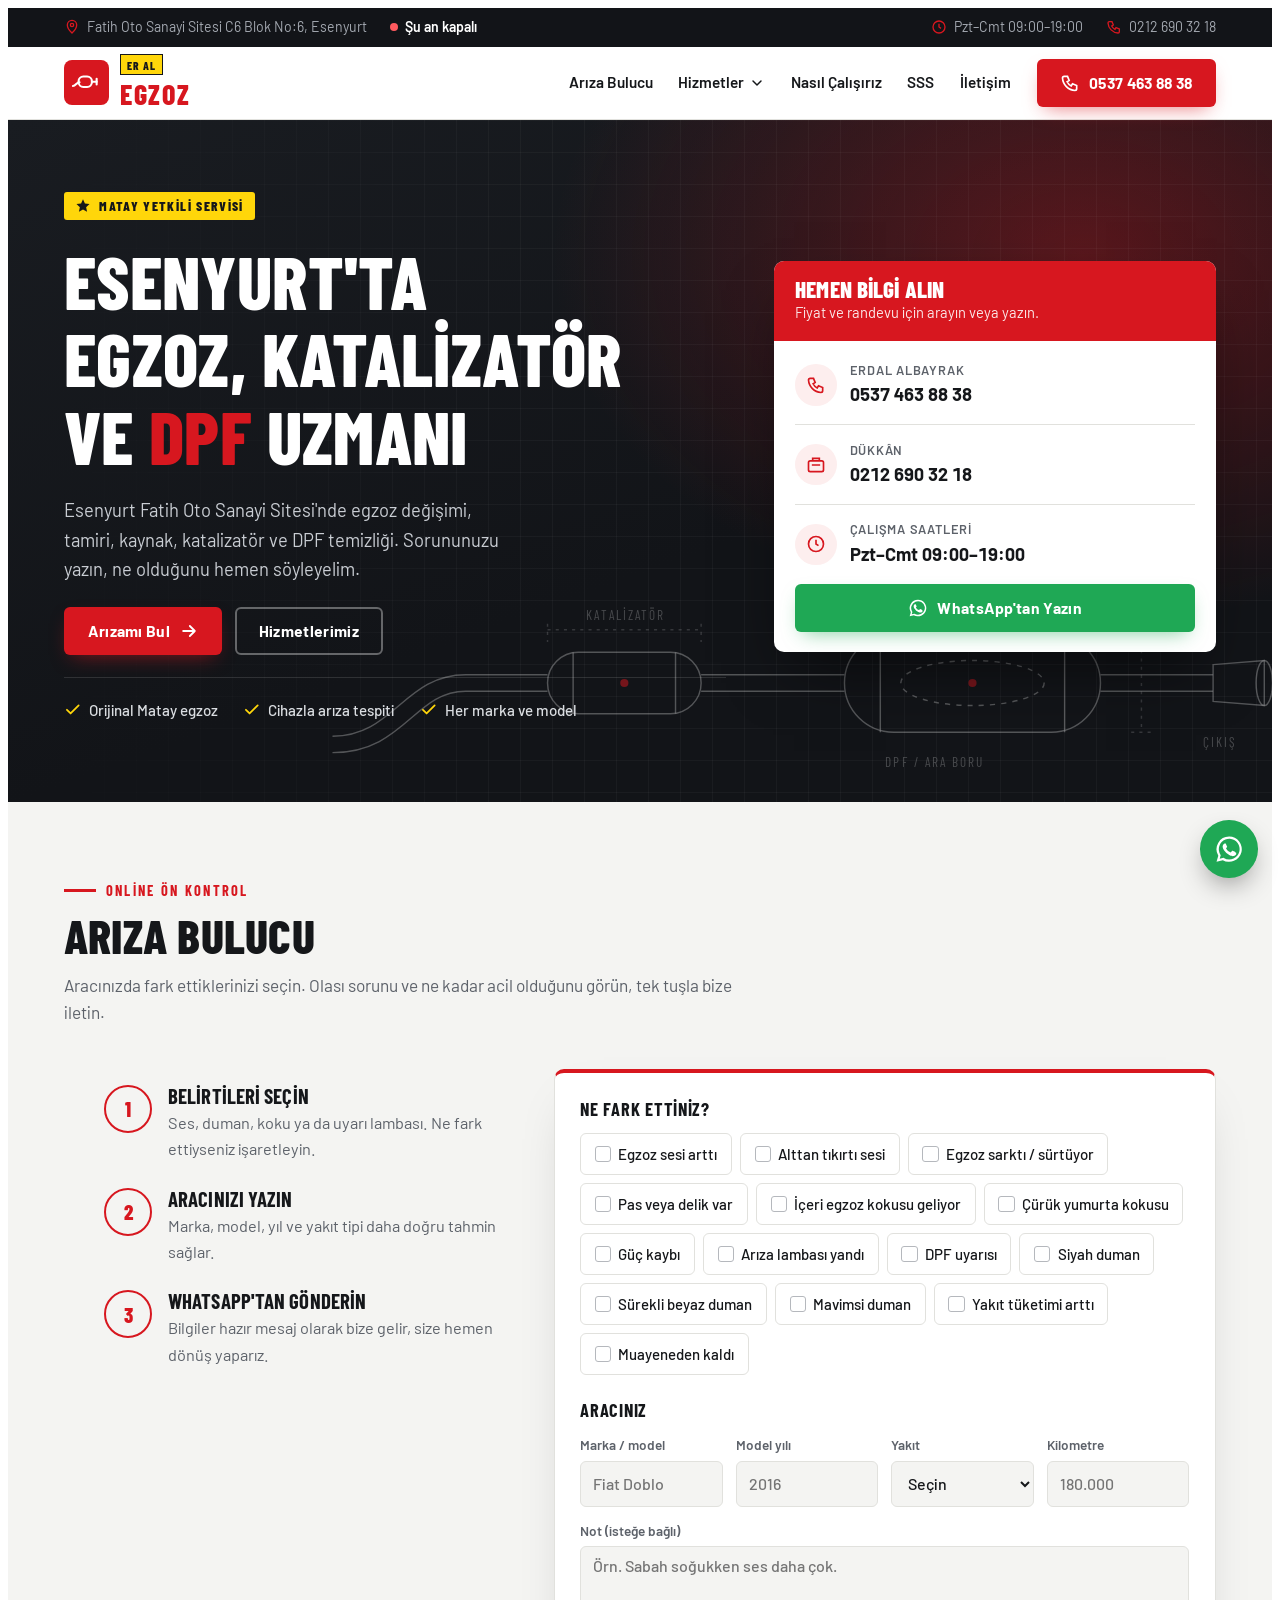
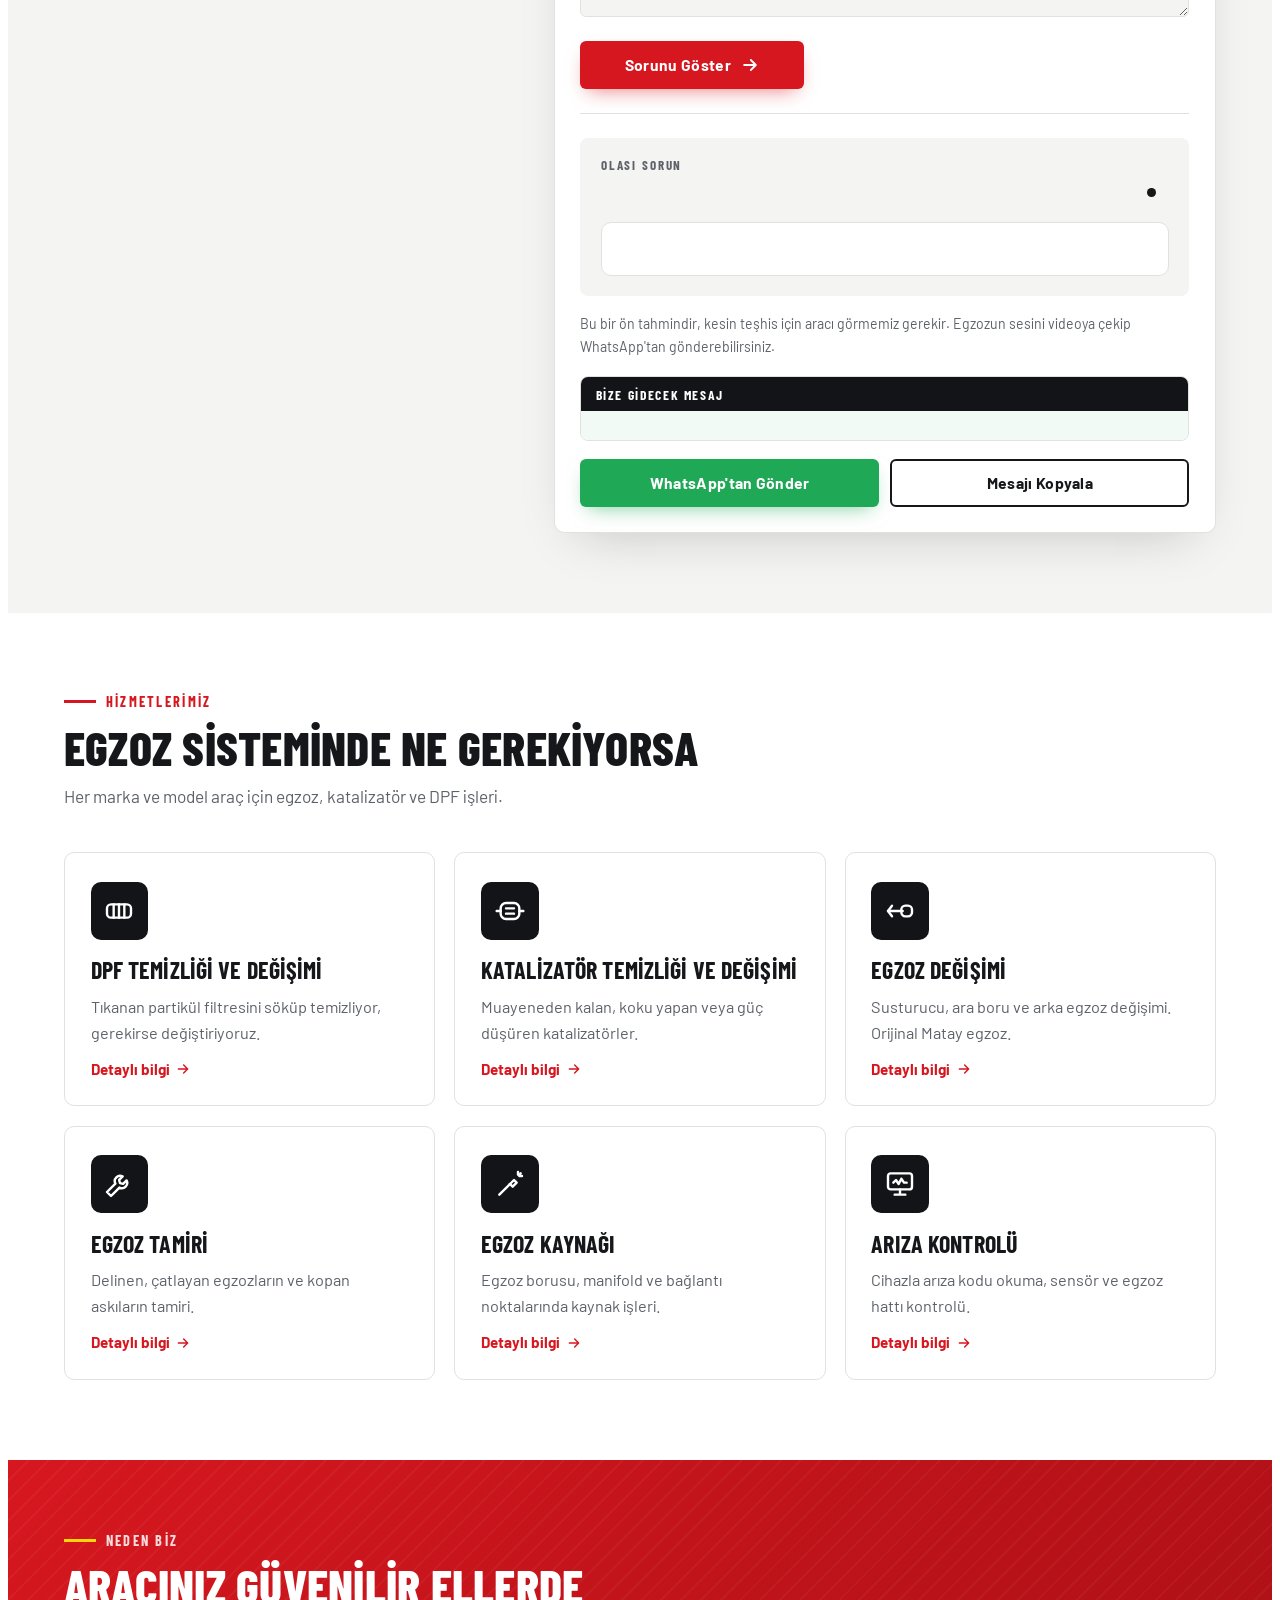
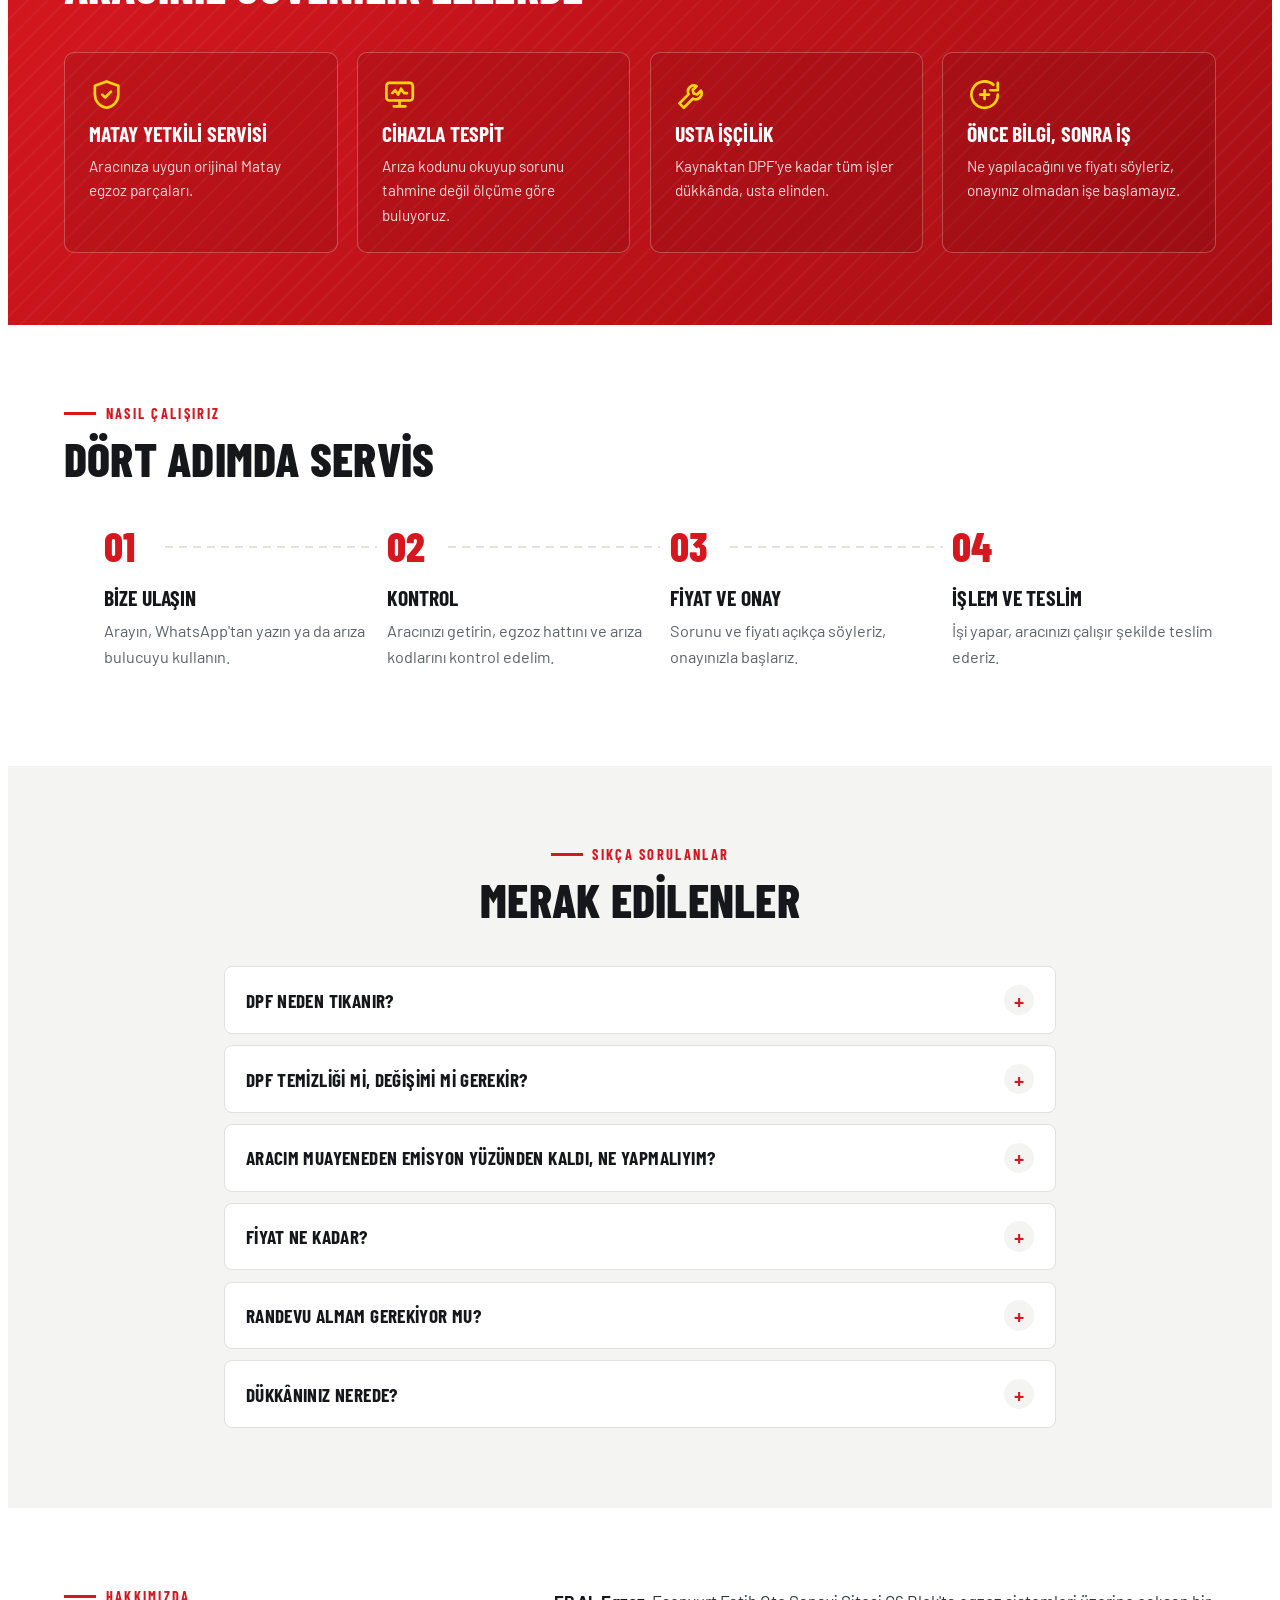
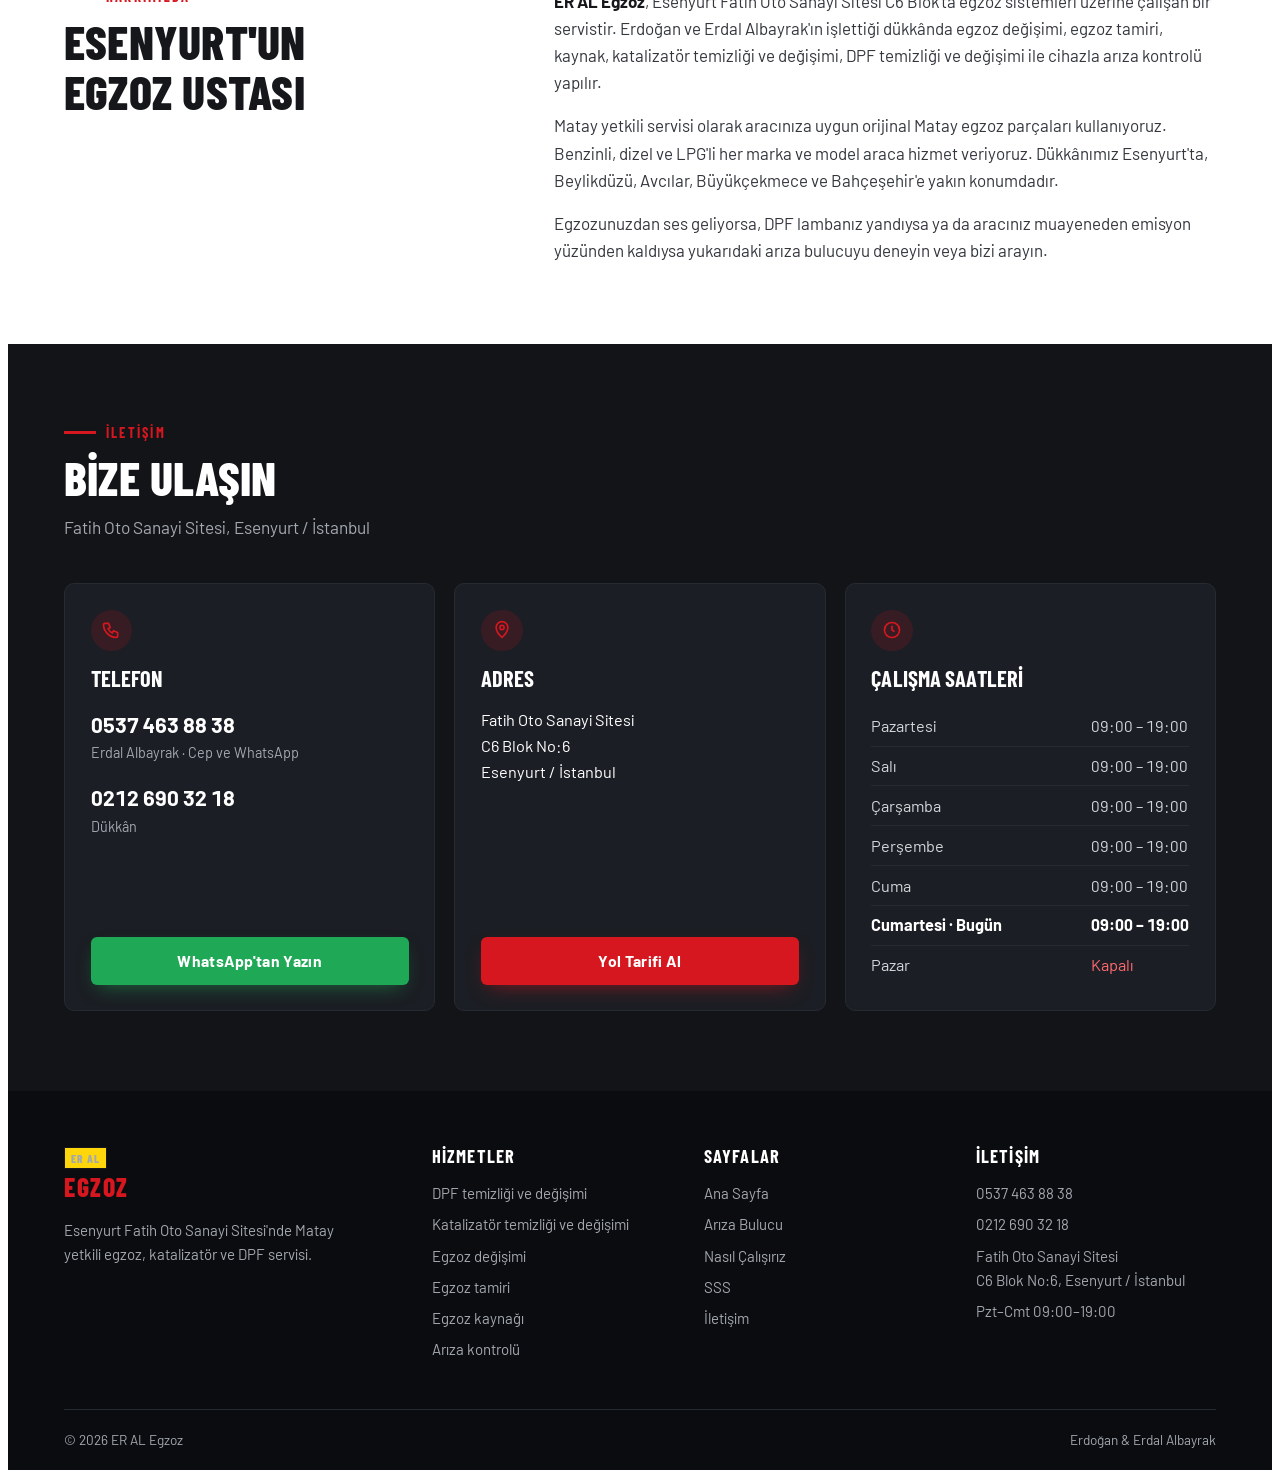
<file: index.html>
<!doctype html>
<html lang="tr">
<head>
<meta charset="utf-8">
<meta name="viewport" content="width=device-width, initial-scale=1, viewport-fit=cover">
<title>Esenyurt Egzoz Servisi | DPF Temizliği, Katalizatör | ER AL Egzoz</title>
<meta name="description" content="Esenyurt Fatih Oto Sanayi Sitesi&#x27;nde Matay yetkili egzoz servisi. DPF temizliği, katalizatör, egzoz değişimi, egzoz tamiri ve kaynak. Online arıza bulucu ile sorununuzu öğrenin.">
<meta name="robots" content="index, follow">
<link rel="canonical" href="https://alikaganalbayrak.github.io/eral-egzoz/">
<meta name="theme-color" content="#D7171F">
<meta name="geo.region" content="TR-34">
<meta name="geo.placename" content="Esenyurt, İstanbul">
<link rel="icon" href="assets/img/favicon.svg" type="image/svg+xml">
<link rel="apple-touch-icon" href="assets/img/apple-touch-icon.png">
<meta property="og:type" content="website">
<meta property="og:locale" content="tr_TR">
<meta property="og:site_name" content="ER AL Egzoz">
<meta property="og:title" content="Esenyurt Egzoz Servisi | DPF Temizliği, Katalizatör | ER AL Egzoz">
<meta property="og:description" content="Esenyurt Fatih Oto Sanayi Sitesi&#x27;nde Matay yetkili egzoz servisi. DPF temizliği, katalizatör, egzoz değişimi, egzoz tamiri ve kaynak. Online arıza bulucu ile sorununuzu öğrenin.">
<meta property="og:url" content="https://alikaganalbayrak.github.io/eral-egzoz/">
<meta property="og:image" content="https://alikaganalbayrak.github.io/eral-egzoz/assets/img/og-image.png">
<meta property="og:image:width" content="1200">
<meta property="og:image:height" content="630">
<meta name="twitter:card" content="summary_large_image">
<link rel="preconnect" href="https://fonts.googleapis.com">
<link rel="preconnect" href="https://fonts.gstatic.com" crossorigin>
<link rel="stylesheet" href="https://fonts.googleapis.com/css2?family=Barlow+Condensed:wght@500;600;700;800&family=Barlow:wght@400;500;600;700&display=swap">
<link rel="stylesheet" href="assets/css/style.css">
<script type="application/ld+json">
{
  "@context": "https://schema.org",
  "@type": "AutoRepair",
  "@id": "https://alikaganalbayrak.github.io/eral-egzoz/#isletme",
  "name": "ER AL Egzoz",
  "description": "Esenyurt Fatih Oto Sanayi Sitesi'nde egzoz, katalizatör ve DPF servisi. Matay yetkili servisi.",
  "url": "https://alikaganalbayrak.github.io/eral-egzoz/",
  "image": "https://alikaganalbayrak.github.io/eral-egzoz/assets/img/og-image.png",
  "logo": "https://alikaganalbayrak.github.io/eral-egzoz/assets/img/apple-touch-icon.png",
  "telephone": "+905374638838",
  "contactPoint": [
    {
      "@type": "ContactPoint",
      "telephone": "+905374638838",
      "contactType": "customer service",
      "availableLanguage": "Turkish"
    },
    {
      "@type": "ContactPoint",
      "telephone": "+902126903218",
      "contactType": "customer service",
      "availableLanguage": "Turkish"
    }
  ],
  "address": {
    "@type": "PostalAddress",
    "streetAddress": "Fatih Oto Sanayi Sitesi C6 Blok No:6",
    "addressLocality": "Esenyurt",
    "addressRegion": "İstanbul",
    "addressCountry": "TR"
  },
  "hasMap": "https://www.google.com/maps/search/?api=1&query=Fatih+Oto+Sanayi+Sitesi+C6+Blok+Esenyurt+%C4%B0stanbul",
  "areaServed": [
    {
      "@type": "Place",
      "name": "Esenyurt"
    },
    {
      "@type": "Place",
      "name": "Beylikdüzü"
    },
    {
      "@type": "Place",
      "name": "Avcılar"
    },
    {
      "@type": "Place",
      "name": "Büyükçekmece"
    },
    {
      "@type": "Place",
      "name": "Başakşehir"
    },
    {
      "@type": "Place",
      "name": "İstanbul"
    }
  ],
  "openingHoursSpecification": [
    {
      "@type": "OpeningHoursSpecification",
      "dayOfWeek": [
        "Monday",
        "Tuesday",
        "Wednesday",
        "Thursday",
        "Friday",
        "Saturday"
      ],
      "opens": "09:00",
      "closes": "19:00"
    }
  ],
  "makesOffer": [
    {
      "@type": "Offer",
      "itemOffered": {
        "@type": "Service",
        "name": "DPF temizliği ve değişimi",
        "url": "https://alikaganalbayrak.github.io/eral-egzoz/hizmetler/dpf-temizligi/"
      }
    },
    {
      "@type": "Offer",
      "itemOffered": {
        "@type": "Service",
        "name": "Katalizatör temizliği ve değişimi",
        "url": "https://alikaganalbayrak.github.io/eral-egzoz/hizmetler/katalizator/"
      }
    },
    {
      "@type": "Offer",
      "itemOffered": {
        "@type": "Service",
        "name": "Egzoz değişimi",
        "url": "https://alikaganalbayrak.github.io/eral-egzoz/hizmetler/egzoz-degisimi/"
      }
    },
    {
      "@type": "Offer",
      "itemOffered": {
        "@type": "Service",
        "name": "Egzoz tamiri",
        "url": "https://alikaganalbayrak.github.io/eral-egzoz/hizmetler/egzoz-tamiri/"
      }
    },
    {
      "@type": "Offer",
      "itemOffered": {
        "@type": "Service",
        "name": "Egzoz kaynağı",
        "url": "https://alikaganalbayrak.github.io/eral-egzoz/hizmetler/egzoz-kaynak/"
      }
    },
    {
      "@type": "Offer",
      "itemOffered": {
        "@type": "Service",
        "name": "Arıza kontrolü",
        "url": "https://alikaganalbayrak.github.io/eral-egzoz/hizmetler/ariza-kontrolu/"
      }
    }
  ]
}
</script>
<script type="application/ld+json">
{
  "@context": "https://schema.org",
  "@type": "WebSite",
  "name": "ER AL Egzoz",
  "url": "https://alikaganalbayrak.github.io/eral-egzoz/",
  "inLanguage": "tr-TR"
}
</script>
<script type="application/ld+json">
{
  "@context": "https://schema.org",
  "@type": "FAQPage",
  "mainEntity": [
    {
      "@type": "Question",
      "name": "DPF neden tıkanır?",
      "acceptedAnswer": {
        "@type": "Answer",
        "text": "DPF, dizel araçlarda egzozdaki isi tutan filtredir. Araç çoğunlukla şehir içinde kısa mesafe kullanılıyorsa filtre kendini temizleyemez ve zamanla tıkanır. Güç kaybı ve DPF uyarı lambası en sık görülen belirtilerdir."
      }
    },
    {
      "@type": "Question",
      "name": "DPF temizliği mi, değişimi mi gerekir?",
      "acceptedAnswer": {
        "@type": "Answer",
        "text": "Filtre sağlamsa temizlik çoğu zaman yeterlidir. İçi çatlamış veya erimişse değişim gerekir. Aracı görüp kontrol ettikten sonra hangisinin gerektiğini söyleriz."
      }
    },
    {
      "@type": "Question",
      "name": "Aracım muayeneden emisyon yüzünden kaldı, ne yapmalıyım?",
      "acceptedAnswer": {
        "@type": "Answer",
        "text": "Genellikle katalizatör ya da egzoz sensörü kaynaklıdır. Katalizatörü kontrol edip temizlik veya değişimle aracınızın tekrar muayeneden geçmesini sağlarız."
      }
    },
    {
      "@type": "Question",
      "name": "Fiyat ne kadar?",
      "acceptedAnswer": {
        "@type": "Answer",
        "text": "Fiyat aracın markasına, modeline ve sorunun ne olduğuna göre değişir. Arayın veya WhatsApp'tan yazın. Aracı gördükten sonra net fiyat veririz."
      }
    },
    {
      "@type": "Question",
      "name": "Randevu almam gerekiyor mu?",
      "acceptedAnswer": {
        "@type": "Answer",
        "text": "Pazartesiden cumartesiye 09:00–19:00 arası doğrudan gelebilirsiniz. Önceden arar ya da yazarsanız beklemeden işlem yaparız."
      }
    },
    {
      "@type": "Question",
      "name": "Dükkânınız nerede?",
      "acceptedAnswer": {
        "@type": "Answer",
        "text": "Esenyurt Fatih Oto Sanayi Sitesi C6 Blok No:6'dayız. Beylikdüzü, Avcılar, Büyükçekmece ve Bahçeşehir'e yakınız. Sayfanın altındaki Yol Tarifi Al butonuyla haritada açabilirsiniz."
      }
    }
  ]
}
</script>
</head>
<body>
<!-- Generated by tools/build.py. Do not edit directly; edit templates/ and tools/site_data.py instead. -->
<div class="topinfo">
  <div class="in">
    <div class="left">
      <span class="hide-sm"><svg viewBox="0 0 24 24" fill="none" stroke="currentColor" stroke-width="2" aria-hidden="true"><path d="M12 21s-7-6.3-7-12a7 7 0 0 1 14 0c0 5.7-7 12-7 12Z"/><circle cx="12" cy="9" r="2.5"/></svg>Fatih Oto Sanayi Sitesi C6 Blok No:6, Esenyurt</span>
      <span class="status" id="status"><span class="dot"></span><span id="statusText">Pzt–Cmt 09:00–19:00</span></span>
    </div>
    <div class="right">
      <span class="hide-sm"><svg viewBox="0 0 24 24" fill="none" stroke="currentColor" stroke-width="2" aria-hidden="true"><circle cx="12" cy="12" r="9"/><path d="M12 7v5l3 2"/></svg>Pzt–Cmt 09:00–19:00</span>
      <span><svg viewBox="0 0 24 24" fill="none" stroke="currentColor" stroke-width="2" aria-hidden="true"><path d="M5 4h4l2 5-2.5 1.5a11 11 0 0 0 5 5L15 13l5 2v4a2 2 0 0 1-2 2A16 16 0 0 1 3 6a2 2 0 0 1 2-2Z"/></svg>0212 690 32 18</span>
    </div>
  </div>
</div>

<nav class="navbar" aria-label="Ana menü">
  <div class="in">
    <a class="logo" href="" aria-label="ER AL Egzoz ana sayfa">
      <span class="logo-mark"><svg viewBox="0 0 32 32" fill="none" stroke="currentColor" stroke-width="2.2" stroke-linecap="round" stroke-linejoin="round" aria-hidden="true"><path d="M2 20c3 0 4-4 7-4"/><rect x="8" y="10" width="14" height="11" rx="5"/><path d="M22 15.5h5"/><path d="M27 12.5v6"/></svg></span>
      <span class="logo-text"><span class="tag">ER AL</span><span class="word">EGZOZ</span></span>
    </a>
    <button class="menu-btn" id="menuBtn" aria-label="Menüyü aç" aria-expanded="false" aria-controls="nav"><svg viewBox="0 0 24 24" fill="none" stroke="currentColor" stroke-width="2" stroke-linecap="round" aria-hidden="true"><path d="M4 7h16M4 12h16M4 17h16"/></svg></button>
    <div class="nav" id="nav" data-closed>
      <a href="#ariza">Arıza Bulucu</a>
      <div class="dd">
        <a href="#hizmetler" class="dd-toggle">Hizmetler<svg viewBox="0 0 24 24" fill="none" stroke="currentColor" stroke-width="2.2" stroke-linecap="round" stroke-linejoin="round" aria-hidden="true"><path d="m6 9 6 6 6-6"/></svg></a>
        <ul class="dd-menu"><li><a href="hizmetler/dpf-temizligi/">DPF temizliği ve değişimi</a></li><li><a href="hizmetler/katalizator/">Katalizatör temizliği ve değişimi</a></li><li><a href="hizmetler/egzoz-degisimi/">Egzoz değişimi</a></li><li><a href="hizmetler/egzoz-tamiri/">Egzoz tamiri</a></li><li><a href="hizmetler/egzoz-kaynak/">Egzoz kaynağı</a></li><li><a href="hizmetler/ariza-kontrolu/">Arıza kontrolü</a></li></ul>
      </div>
      <a href="#surec">Nasıl Çalışırız</a>
      <a href="#sss">SSS</a>
      <a href="#iletisim">İletişim</a>
      <a class="btn red" href="tel:+905374638838"><svg class="i" viewBox="0 0 24 24" fill="none" stroke="currentColor" stroke-width="2" aria-hidden="true"><path d="M5 4h4l2 5-2.5 1.5a11 11 0 0 0 5 5L15 13l5 2v4a2 2 0 0 1-2 2A16 16 0 0 1 3 6a2 2 0 0 1 2-2Z"/></svg>0537 463 88 38</a>
    </div>
  </div>
</nav>

<main id="icerik">
<header class="hero" id="top">
  <!-- Blueprint-style exhaust line (background) -->
  <svg class="blueprint" viewBox="0 0 1000 300" fill="none" stroke="#FFFFFF" stroke-width="1.4" aria-hidden="true">
    <g stroke-opacity=".55">
      <path d="M20 220 C 80 220, 90 160, 150 160 L 230 160"/>
      <path d="M20 236 C 90 236, 100 176, 150 176 L 230 176"/>
      <rect x="230" y="138" width="150" height="60" rx="30"/>
      <path d="M255 138v60M355 138v60"/>
      <path d="M380 160 H 520 M380 176 H 520"/>
      <rect x="520" y="120" width="250" height="96" rx="48"/>
      <path d="M555 120v96M735 120v96"/>
      <ellipse cx="645" cy="168" rx="70" ry="22" stroke-dasharray="5 6"/>
      <path d="M770 160 H 880 M770 176 H 880"/>
      <path d="M880 150 L 930 146 L 930 190 L 880 186 Z"/>
      <ellipse cx="930" cy="168" rx="8" ry="22"/>
    </g>
    <g stroke-opacity=".3" stroke-dasharray="3 5">
      <path d="M230 110 V 128 M380 110 V 128 M230 116 H 380"/>
      <path d="M520 92 V 110 M770 92 V 110 M520 98 H 770"/>
      <path d="M800 120 H 820 M800 216 H 820 M810 120 V 216"/>
    </g>
    <g fill="#FFFFFF" fill-opacity=".45" stroke="none" font-family="Barlow Condensed, Arial Narrow, sans-serif" font-size="13" letter-spacing="2">
      <text x="268" y="106">KATALİZATÖR</text>
      <text x="600" y="88">SUSTURUCU</text>
      <text x="560" y="250">DPF / ARA BORU</text>
      <text x="870" y="230">ÇIKIŞ</text>
    </g>
    <circle cx="305" cy="168" r="4" fill="#D7171F" stroke="none"/>
    <circle cx="645" cy="168" r="4" fill="#D7171F" stroke="none"/>
  </svg>

  <div class="in">
    <div class="hero-text">
      <span class="chip-y"><svg viewBox="0 0 24 24" fill="currentColor" aria-hidden="true"><path d="m12 2 2.9 6.3 6.9.8-5.1 4.7 1.4 6.8L12 17.3l-6.1 3.3 1.4-6.8L2.2 9.1l6.9-.8L12 2Z"/></svg>Matay Yetkili Servisi</span>
      <h1>Esenyurt'ta egzoz, katalizatör ve <span>DPF</span> uzmanı</h1>
      <p class="lead">Esenyurt Fatih Oto Sanayi Sitesi'nde egzoz değişimi, tamiri, kaynak, katalizatör ve DPF temizliği. Sorununuzu yazın, ne olduğunu hemen söyleyelim.</p>
      <div class="ctas">
        <a class="btn red" href="#ariza">Arızamı Bul<svg class="i" viewBox="0 0 24 24" fill="none" stroke="currentColor" stroke-width="2.2" stroke-linecap="round" stroke-linejoin="round" aria-hidden="true"><path d="M5 12h14M13 6l6 6-6 6"/></svg></a>
        <a class="btn outline-w" href="#hizmetler">Hizmetlerimiz</a>
      </div>
      <div class="trust">
        <span><svg viewBox="0 0 24 24" fill="none" stroke="currentColor" stroke-width="2.4" stroke-linecap="round" stroke-linejoin="round" aria-hidden="true"><path d="M20 6 9 17l-5-5"/></svg>Orijinal Matay egzoz</span>
        <span><svg viewBox="0 0 24 24" fill="none" stroke="currentColor" stroke-width="2.4" stroke-linecap="round" stroke-linejoin="round" aria-hidden="true"><path d="M20 6 9 17l-5-5"/></svg>Cihazla arıza tespiti</span>
        <span><svg viewBox="0 0 24 24" fill="none" stroke="currentColor" stroke-width="2.4" stroke-linecap="round" stroke-linejoin="round" aria-hidden="true"><path d="M20 6 9 17l-5-5"/></svg>Her marka ve model</span>
      </div>
    </div>

    <aside class="quick" aria-label="Hızlı iletişim">
      <div class="quick-head"><h3>Hemen bilgi alın</h3><p>Fiyat ve randevu için arayın veya yazın.</p></div>
      <div class="quick-body">
        <a class="qrow" href="tel:+905374638838"><span class="qicon"><svg class="i" viewBox="0 0 24 24" fill="none" stroke="currentColor" stroke-width="2" aria-hidden="true"><path d="M5 4h4l2 5-2.5 1.5a11 11 0 0 0 5 5L15 13l5 2v4a2 2 0 0 1-2 2A16 16 0 0 1 3 6a2 2 0 0 1 2-2Z"/></svg></span><span><small>Erdal Albayrak</small><b>0537 463 88 38</b></span></a>
        <a class="qrow" href="tel:+902126903218"><span class="qicon"><svg class="i" viewBox="0 0 24 24" fill="none" stroke="currentColor" stroke-width="2" aria-hidden="true"><rect x="3" y="7" width="18" height="13" rx="2"/><path d="M8 7V4h8v3M7 12h10"/></svg></span><span><small>Dükkân</small><b>0212 690 32 18</b></span></a>
        <div class="qrow"><span class="qicon"><svg class="i" viewBox="0 0 24 24" fill="none" stroke="currentColor" stroke-width="2" aria-hidden="true"><circle cx="12" cy="12" r="9"/><path d="M12 7v5l3 2"/></svg></span><span><small>Çalışma saatleri</small><b>Pzt–Cmt 09:00–19:00</b></span></div>
        <a class="btn wa" data-wa href="#" target="_blank" rel="noopener"><svg class="i" viewBox="0 0 24 24" fill="currentColor" aria-hidden="true"><path d="M12 2a10 10 0 0 0-8.6 15.1L2 22l5-1.3A10 10 0 1 0 12 2Zm0 18.2a8.2 8.2 0 0 1-4.2-1.2l-.3-.2-3 .8.8-2.9-.2-.3A8.2 8.2 0 1 1 12 20.2Zm4.5-6.1c-.2-.1-1.5-.7-1.7-.8s-.4-.1-.6.1-.7.8-.8 1-.3.2-.5.1a6.7 6.7 0 0 1-3.3-2.9c-.2-.4.2-.4.7-1.3a.5.5 0 0 0 0-.5l-.8-1.8c-.2-.5-.4-.4-.6-.4h-.5a1 1 0 0 0-.7.3 3 3 0 0 0-.9 2.2 5.2 5.2 0 0 0 1.1 2.7 11.8 11.8 0 0 0 4.5 4c1.7.7 2.3.8 3.2.6a2.7 2.7 0 0 0 1.8-1.2 2.2 2.2 0 0 0 .1-1.3c0-.1-.2-.2-.5-.3Z"/></svg>WhatsApp'tan Yazın</a>
      </div>
    </aside>
  </div>
</header>

<section id="ariza" class="alt">
  <div class="in">
    <div class="sec-head">
      <span class="eyebrow">Online ön kontrol</span>
      <h2>Arıza bulucu</h2>
      <p>Aracınızda fark ettiklerinizi seçin. Olası sorunu ve ne kadar acil olduğunu görün, tek tuşla bize iletin.</p>
    </div>
    <div class="finder-wrap">
      <ol class="how">
        <li><span class="num">1</span><div><h4>Belirtileri seçin</h4><p>Ses, duman, koku ya da uyarı lambası. Ne fark ettiyseniz işaretleyin.</p></div></li>
        <li><span class="num">2</span><div><h4>Aracınızı yazın</h4><p>Marka, model, yıl ve yakıt tipi daha doğru tahmin sağlar.</p></div></li>
        <li><span class="num">3</span><div><h4>WhatsApp'tan gönderin</h4><p>Bilgiler hazır mesaj olarak bize gelir, size hemen dönüş yaparız.</p></div></li>
      </ol>

      <div class="finder">
        <form id="form" novalidate>
          <fieldset>
            <legend>Ne fark ettiniz?</legend>
            <div class="opts" id="symptoms"></div>
          </fieldset>
          <fieldset>
            <legend>Aracınız</legend>
            <div class="fields">
              <div class="field"><label for="brand">Marka / model</label><input type="text" id="brand" placeholder="Fiat Doblo" autocomplete="off"></div>
              <div class="field"><label for="year">Model yılı</label><input type="number" id="year" placeholder="2016" inputmode="numeric" min="1980" max="2030"></div>
              <div class="field"><label for="fuel">Yakıt</label>
                <select id="fuel"><option value="">Seçin</option><option value="dizel">Dizel</option><option value="benzin">Benzin</option><option value="lpg">Benzin + LPG</option><option value="hibrit">Hibrit</option></select>
              </div>
              <div class="field"><label for="km">Kilometre</label><input type="text" id="km" placeholder="180.000" inputmode="numeric"></div>
              <div class="field wide"><label for="note">Not (isteğe bağlı)</label><textarea id="note" placeholder="Örn. Sabah soğukken ses daha çok."></textarea></div>
            </div>
          </fieldset>
          <p class="error" id="err" hidden>Lütfen en az bir belirti seçin.</p>
          <button type="submit" class="btn red submit">Sorunu Göster<svg class="i" viewBox="0 0 24 24" fill="none" stroke="currentColor" stroke-width="2.2" stroke-linecap="round" stroke-linejoin="round" aria-hidden="true"><path d="M5 12h14M13 6l6 6-6 6"/></svg></button>

          <div class="result" id="result" hidden aria-live="polite">
            <div class="diag">
              <small>Olası sorun</small>
              <div class="diag-row"><h3 id="dName"></h3><span class="urg" id="dUrg"></span></div>
              <p id="dWhy"></p>
              <p class="svc" id="dSvc"></p>
            </div>
            <p class="fine">Bu bir ön tahmindir, kesin teşhis için aracı görmemiz gerekir. Egzozun sesini videoya çekip WhatsApp'tan gönderebilirsiniz.</p>
            <div class="msgbox">
              <div class="msgbox-head">Bize gidecek mesaj</div>
              <div class="msg" id="msg"></div>
            </div>
            <div class="actions">
              <a class="btn wa" id="waSend" href="#" target="_blank" rel="noopener">WhatsApp'tan Gönder</a>
              <button type="button" class="btn outline" id="copy">Mesajı Kopyala</button>
            </div>
          </div>
        </form>
      </div>
    </div>
  </div>
</section>

<section id="hizmetler">
  <div class="in">
    <div class="sec-head">
      <span class="eyebrow">Hizmetlerimiz</span>
      <h2>Egzoz sisteminde ne gerekiyorsa</h2>
      <p>Her marka ve model araç için egzoz, katalizatör ve DPF işleri.</p>
    </div>
    <div class="svc-grid">
      <article class="svc">
        <div class="svc-ico"><svg viewBox="0 0 24 24" fill="none" stroke="currentColor" stroke-width="1.8" stroke-linecap="round" stroke-linejoin="round" aria-hidden="true"><rect x="3" y="7" width="18" height="10" rx="3"/><path d="M8 7v10M12 7v10M16 7v10"/></svg></div>
        <h3><a href="hizmetler/dpf-temizligi/">DPF temizliği ve değişimi</a></h3>
        <p>Tıkanan partikül filtresini söküp temizliyor, gerekirse değiştiriyoruz.</p>
        <a class="more" href="hizmetler/dpf-temizligi/">Detaylı bilgi <svg viewBox="0 0 24 24" fill="none" stroke="currentColor" stroke-width="2.2" stroke-linecap="round" stroke-linejoin="round" aria-hidden="true"><path d="M5 12h14M13 6l6 6-6 6"/></svg></a>
      </article>
      <article class="svc">
        <div class="svc-ico"><svg viewBox="0 0 24 24" fill="none" stroke="currentColor" stroke-width="1.8" stroke-linecap="round" stroke-linejoin="round" aria-hidden="true"><rect x="5" y="6" width="14" height="12" rx="4"/><path d="M2 12h3M19 12h3M9 10h6M9 14h6"/></svg></div>
        <h3><a href="hizmetler/katalizator/">Katalizatör temizliği ve değişimi</a></h3>
        <p>Muayeneden kalan, koku yapan veya güç düşüren katalizatörler.</p>
        <a class="more" href="hizmetler/katalizator/">Detaylı bilgi <svg viewBox="0 0 24 24" fill="none" stroke="currentColor" stroke-width="2.2" stroke-linecap="round" stroke-linejoin="round" aria-hidden="true"><path d="M5 12h14M13 6l6 6-6 6"/></svg></a>
      </article>
      <article class="svc">
        <div class="svc-ico"><svg viewBox="0 0 24 24" fill="none" stroke="currentColor" stroke-width="1.8" stroke-linecap="round" stroke-linejoin="round" aria-hidden="true"><path d="M3 12h11"/><rect x="13" y="8" width="8" height="8" rx="3"/><path d="M6 8 3 12l3 4"/></svg></div>
        <h3><a href="hizmetler/egzoz-degisimi/">Egzoz değişimi</a></h3>
        <p>Susturucu, ara boru ve arka egzoz değişimi. Orijinal Matay egzoz.</p>
        <a class="more" href="hizmetler/egzoz-degisimi/">Detaylı bilgi <svg viewBox="0 0 24 24" fill="none" stroke="currentColor" stroke-width="2.2" stroke-linecap="round" stroke-linejoin="round" aria-hidden="true"><path d="M5 12h14M13 6l6 6-6 6"/></svg></a>
      </article>
      <article class="svc">
        <div class="svc-ico"><svg viewBox="0 0 24 24" fill="none" stroke="currentColor" stroke-width="1.8" stroke-linecap="round" stroke-linejoin="round" aria-hidden="true"><path d="M14.7 6.3a4 4 0 0 0-5.4 5.4L3 18l3 3 6.3-6.3a4 4 0 0 0 5.4-5.4l-2.6 2.6-2.4-.6-.6-2.4 2.6-2.6Z"/></svg></div>
        <h3><a href="hizmetler/egzoz-tamiri/">Egzoz tamiri</a></h3>
        <p>Delinen, çatlayan egzozların ve kopan askıların tamiri.</p>
        <a class="more" href="hizmetler/egzoz-tamiri/">Detaylı bilgi <svg viewBox="0 0 24 24" fill="none" stroke="currentColor" stroke-width="2.2" stroke-linecap="round" stroke-linejoin="round" aria-hidden="true"><path d="M5 12h14M13 6l6 6-6 6"/></svg></a>
      </article>
      <article class="svc">
        <div class="svc-ico"><svg viewBox="0 0 24 24" fill="none" stroke="currentColor" stroke-width="1.8" stroke-linecap="round" stroke-linejoin="round" aria-hidden="true"><path d="m4 20 8-8"/><path d="m12 12 3-3 2 2-3 3z"/><path d="M18 3v2M21 6h-2M20 4l-1.2 1.2"/></svg></div>
        <h3><a href="hizmetler/egzoz-kaynak/">Egzoz kaynağı</a></h3>
        <p>Egzoz borusu, manifold ve bağlantı noktalarında kaynak işleri.</p>
        <a class="more" href="hizmetler/egzoz-kaynak/">Detaylı bilgi <svg viewBox="0 0 24 24" fill="none" stroke="currentColor" stroke-width="2.2" stroke-linecap="round" stroke-linejoin="round" aria-hidden="true"><path d="M5 12h14M13 6l6 6-6 6"/></svg></a>
      </article>
      <article class="svc">
        <div class="svc-ico"><svg viewBox="0 0 24 24" fill="none" stroke="currentColor" stroke-width="1.8" stroke-linecap="round" stroke-linejoin="round" aria-hidden="true"><rect x="3" y="4" width="18" height="12" rx="2"/><path d="M8 20h8M12 16v4"/><path d="m7 11 2-2 2 3 2-4 2 3h2"/></svg></div>
        <h3><a href="hizmetler/ariza-kontrolu/">Arıza kontrolü</a></h3>
        <p>Cihazla arıza kodu okuma, sensör ve egzoz hattı kontrolü.</p>
        <a class="more" href="hizmetler/ariza-kontrolu/">Detaylı bilgi <svg viewBox="0 0 24 24" fill="none" stroke="currentColor" stroke-width="2.2" stroke-linecap="round" stroke-linejoin="round" aria-hidden="true"><path d="M5 12h14M13 6l6 6-6 6"/></svg></a>
      </article>
    </div>
  </div>
</section>

<section class="why">
  <div class="in">
    <div class="sec-head">
      <span class="eyebrow">Neden biz</span>
      <h2>Aracınız güvenilir ellerde</h2>
    </div>
    <div class="why-grid">
      <div class="why-item"><svg viewBox="0 0 24 24" fill="none" stroke="currentColor" stroke-width="1.8" stroke-linecap="round" stroke-linejoin="round" aria-hidden="true"><path d="M12 3 4 6v6c0 4.5 3.4 8.3 8 9 4.6-.7 8-4.5 8-9V6l-8-3Z"/><path d="m9 12 2 2 4-4"/></svg><h3>Matay yetkili servisi</h3><p>Aracınıza uygun orijinal Matay egzoz parçaları.</p></div>
      <div class="why-item"><svg viewBox="0 0 24 24" fill="none" stroke="currentColor" stroke-width="1.8" stroke-linecap="round" stroke-linejoin="round" aria-hidden="true"><rect x="3" y="4" width="18" height="12" rx="2"/><path d="M8 20h8M12 16v4"/><path d="m7 11 2-2 2 3 2-4 2 3h2"/></svg><h3>Cihazla tespit</h3><p>Arıza kodunu okuyup sorunu tahmine değil ölçüme göre buluyoruz.</p></div>
      <div class="why-item"><svg viewBox="0 0 24 24" fill="none" stroke="currentColor" stroke-width="1.8" stroke-linecap="round" stroke-linejoin="round" aria-hidden="true"><path d="M14.7 6.3a4 4 0 0 0-5.4 5.4L3 18l3 3 6.3-6.3a4 4 0 0 0 5.4-5.4l-2.6 2.6-2.4-.6-.6-2.4 2.6-2.6Z"/></svg><h3>Usta işçilik</h3><p>Kaynaktan DPF'ye kadar tüm işler dükkânda, usta elinden.</p></div>
      <div class="why-item"><svg viewBox="0 0 24 24" fill="none" stroke="currentColor" stroke-width="1.8" stroke-linecap="round" stroke-linejoin="round" aria-hidden="true"><path d="M21 12a9 9 0 1 1-3-6.7"/><path d="M21 4v5h-5"/><path d="M9 12h6M12 9v6"/></svg><h3>Önce bilgi, sonra iş</h3><p>Ne yapılacağını ve fiyatı söyleriz, onayınız olmadan işe başlamayız.</p></div>
    </div>
  </div>
</section>

<section id="surec">
  <div class="in">
    <div class="sec-head">
      <span class="eyebrow">Nasıl çalışırız</span>
      <h2>Dört adımda servis</h2>
    </div>
    <ol class="steps">
      <li class="step"><h3>Bize ulaşın</h3><p>Arayın, WhatsApp'tan yazın ya da arıza bulucuyu kullanın.</p></li>
      <li class="step"><h3>Kontrol</h3><p>Aracınızı getirin, egzoz hattını ve arıza kodlarını kontrol edelim.</p></li>
      <li class="step"><h3>Fiyat ve onay</h3><p>Sorunu ve fiyatı açıkça söyleriz, onayınızla başlarız.</p></li>
      <li class="step"><h3>İşlem ve teslim</h3><p>İşi yapar, aracınızı çalışır şekilde teslim ederiz.</p></li>
    </ol>
  </div>
</section>

<section id="sss" class="alt">
  <div class="in">
    <div class="sec-head center">
      <span class="eyebrow">Sıkça sorulanlar</span>
      <h2>Merak edilenler</h2>
    </div>
    <div class="faq"><details><summary>DPF neden tıkanır?</summary><p>DPF, dizel araçlarda egzozdaki isi tutan filtredir. Araç çoğunlukla şehir içinde kısa mesafe kullanılıyorsa filtre kendini temizleyemez ve zamanla tıkanır. Güç kaybı ve DPF uyarı lambası en sık görülen belirtilerdir.</p></details><details><summary>DPF temizliği mi, değişimi mi gerekir?</summary><p>Filtre sağlamsa temizlik çoğu zaman yeterlidir. İçi çatlamış veya erimişse değişim gerekir. Aracı görüp kontrol ettikten sonra hangisinin gerektiğini söyleriz.</p></details><details><summary>Aracım muayeneden emisyon yüzünden kaldı, ne yapmalıyım?</summary><p>Genellikle katalizatör ya da egzoz sensörü kaynaklıdır. Katalizatörü kontrol edip temizlik veya değişimle aracınızın tekrar muayeneden geçmesini sağlarız.</p></details><details><summary>Fiyat ne kadar?</summary><p>Fiyat aracın markasına, modeline ve sorunun ne olduğuna göre değişir. Arayın veya WhatsApp&#x27;tan yazın. Aracı gördükten sonra net fiyat veririz.</p></details><details><summary>Randevu almam gerekiyor mu?</summary><p>Pazartesiden cumartesiye 09:00–19:00 arası doğrudan gelebilirsiniz. Önceden arar ya da yazarsanız beklemeden işlem yaparız.</p></details><details><summary>Dükkânınız nerede?</summary><p>Esenyurt Fatih Oto Sanayi Sitesi C6 Blok No:6&#x27;dayız. Beylikdüzü, Avcılar, Büyükçekmece ve Bahçeşehir&#x27;e yakınız. Sayfanın altındaki Yol Tarifi Al butonuyla haritada açabilirsiniz.</p></details></div>
  </div>
</section>

<section class="about">
  <div class="in about-grid">
    <div class="sec-head">
      <span class="eyebrow">Hakkımızda</span>
      <h2>Esenyurt'un egzoz ustası</h2>
    </div>
    <div class="prose">
      <p><strong>ER AL Egzoz</strong>, Esenyurt Fatih Oto Sanayi Sitesi C6 Blok'ta egzoz sistemleri üzerine çalışan bir servistir. Erdoğan ve Erdal Albayrak'ın işlettiği dükkânda egzoz değişimi, egzoz tamiri, kaynak, katalizatör temizliği ve değişimi, DPF temizliği ve değişimi ile cihazla arıza kontrolü yapılır.</p>
      <p>Matay yetkili servisi olarak aracınıza uygun orijinal Matay egzoz parçaları kullanıyoruz. Benzinli, dizel ve LPG'li her marka ve model araca hizmet veriyoruz. Dükkânımız Esenyurt'ta, Beylikdüzü, Avcılar, Büyükçekmece ve Bahçeşehir'e yakın konumdadır.</p>
      <p>Egzozunuzdan ses geliyorsa, DPF lambanız yandıysa ya da aracınız muayeneden emisyon yüzünden kaldıysa yukarıdaki arıza bulucuyu deneyin veya bizi arayın.</p>
    </div>
  </div>
</section>

<section id="iletisim" class="contact">
  <div class="in">
    <div class="sec-head">
      <span class="eyebrow">İletişim</span>
      <h2>Bize ulaşın</h2>
      <p>Fatih Oto Sanayi Sitesi, Esenyurt / İstanbul</p>
    </div>
    <div class="contact-grid">
      <div class="c-card">
        <span class="qicon"><svg class="i" viewBox="0 0 24 24" fill="none" stroke="currentColor" stroke-width="2" aria-hidden="true"><path d="M5 4h4l2 5-2.5 1.5a11 11 0 0 0 5 5L15 13l5 2v4a2 2 0 0 1-2 2A16 16 0 0 1 3 6a2 2 0 0 1 2-2Z"/></svg></span>
        <h3>Telefon</h3>
        <div><a class="big" href="tel:+905374638838">0537 463 88 38</a><p class="sub">Erdal Albayrak · Cep ve WhatsApp</p></div>
        <div><a class="big" href="tel:+902126903218">0212 690 32 18</a><p class="sub">Dükkân</p></div>
        <a class="btn wa" data-wa href="#" target="_blank" rel="noopener">WhatsApp'tan Yazın</a>
      </div>
      <div class="c-card">
        <span class="qicon"><svg class="i" viewBox="0 0 24 24" fill="none" stroke="currentColor" stroke-width="2" aria-hidden="true"><path d="M12 21s-7-6.3-7-12a7 7 0 0 1 14 0c0 5.7-7 12-7 12Z"/><circle cx="12" cy="9" r="2.5"/></svg></span>
        <h3>Adres</h3>
        <p>Fatih Oto Sanayi Sitesi<br>C6 Blok No:6<br>Esenyurt / İstanbul</p>
        <a class="btn red" href="https://www.google.com/maps/search/?api=1&query=Fatih+Oto+Sanayi+Sitesi+C6+Blok+Esenyurt+%C4%B0stanbul" target="_blank" rel="noopener">Yol Tarifi Al</a>
      </div>
      <div class="c-card">
        <span class="qicon"><svg class="i" viewBox="0 0 24 24" fill="none" stroke="currentColor" stroke-width="2" aria-hidden="true"><circle cx="12" cy="12" r="9"/><path d="M12 7v5l3 2"/></svg></span>
        <h3>Çalışma saatleri</h3>
        <div class="hours" id="hours"></div>
      </div>
    </div>
  </div>
</section>

</main>
<footer>
  <div class="in">
    <div class="foot">
      <div class="foot-about">
        <span class="logo-text"><span class="tag">ER AL</span><span class="word">EGZOZ</span></span>
        <p>Esenyurt Fatih Oto Sanayi Sitesi'nde Matay yetkili egzoz, katalizatör ve DPF servisi.</p>
      </div>
      <div><h4>Hizmetler</h4><ul><li><a href="hizmetler/dpf-temizligi/">DPF temizliği ve değişimi</a></li><li><a href="hizmetler/katalizator/">Katalizatör temizliği ve değişimi</a></li><li><a href="hizmetler/egzoz-degisimi/">Egzoz değişimi</a></li><li><a href="hizmetler/egzoz-tamiri/">Egzoz tamiri</a></li><li><a href="hizmetler/egzoz-kaynak/">Egzoz kaynağı</a></li><li><a href="hizmetler/ariza-kontrolu/">Arıza kontrolü</a></li></ul></div>
      <div><h4>Sayfalar</h4><ul><li><a href="">Ana Sayfa</a></li><li><a href="#ariza">Arıza Bulucu</a></li><li><a href="#surec">Nasıl Çalışırız</a></li><li><a href="#sss">SSS</a></li><li><a href="#iletisim">İletişim</a></li></ul></div>
      <div><h4>İletişim</h4><ul><li><a href="tel:+905374638838">0537 463 88 38</a></li><li><a href="tel:+902126903218">0212 690 32 18</a></li><li><a href="https://www.google.com/maps/search/?api=1&amp;query=Fatih+Oto+Sanayi+Sitesi+C6+Blok+Esenyurt+%C4%B0stanbul" target="_blank" rel="noopener">Fatih Oto Sanayi Sitesi<br>C6 Blok No:6, Esenyurt / İstanbul</a></li><li>Pzt–Cmt 09:00–19:00</li></ul></div>
    </div>
    <div class="foot-bottom"><span>© <span id="yr">2026</span> ER AL Egzoz</span><span>Erdoğan &amp; Erdal Albayrak</span></div>
  </div>
</footer>

<a class="float-wa" data-wa href="#" target="_blank" rel="noopener" aria-label="WhatsApp'tan yazın"><svg viewBox="0 0 24 24" fill="currentColor" aria-hidden="true"><path d="M12 2a10 10 0 0 0-8.6 15.1L2 22l5-1.3A10 10 0 1 0 12 2Zm0 18.2a8.2 8.2 0 0 1-4.2-1.2l-.3-.2-3 .8.8-2.9-.2-.3A8.2 8.2 0 1 1 12 20.2Zm4.5-6.1c-.2-.1-1.5-.7-1.7-.8s-.4-.1-.6.1-.7.8-.8 1-.3.2-.5.1a6.7 6.7 0 0 1-3.3-2.9c-.2-.4.2-.4.7-1.3a.5.5 0 0 0 0-.5l-.8-1.8c-.2-.5-.4-.4-.6-.4h-.5a1 1 0 0 0-.7.3 3 3 0 0 0-.9 2.2 5.2 5.2 0 0 0 1.1 2.7 11.8 11.8 0 0 0 4.5 4c1.7.7 2.3.8 3.2.6a2.7 2.7 0 0 0 1.8-1.2 2.2 2.2 0 0 0 .1-1.3c0-.1-.2-.2-.5-.3Z"/></svg></a>
<div class="dock">
  <a class="btn wa" data-wa href="#" target="_blank" rel="noopener">WhatsApp</a>
  <a class="btn red" href="tel:+905374638838">Hemen Ara</a>
</div>

<script src="assets/js/main.js" defer></script>
</body>
</html>
</file>
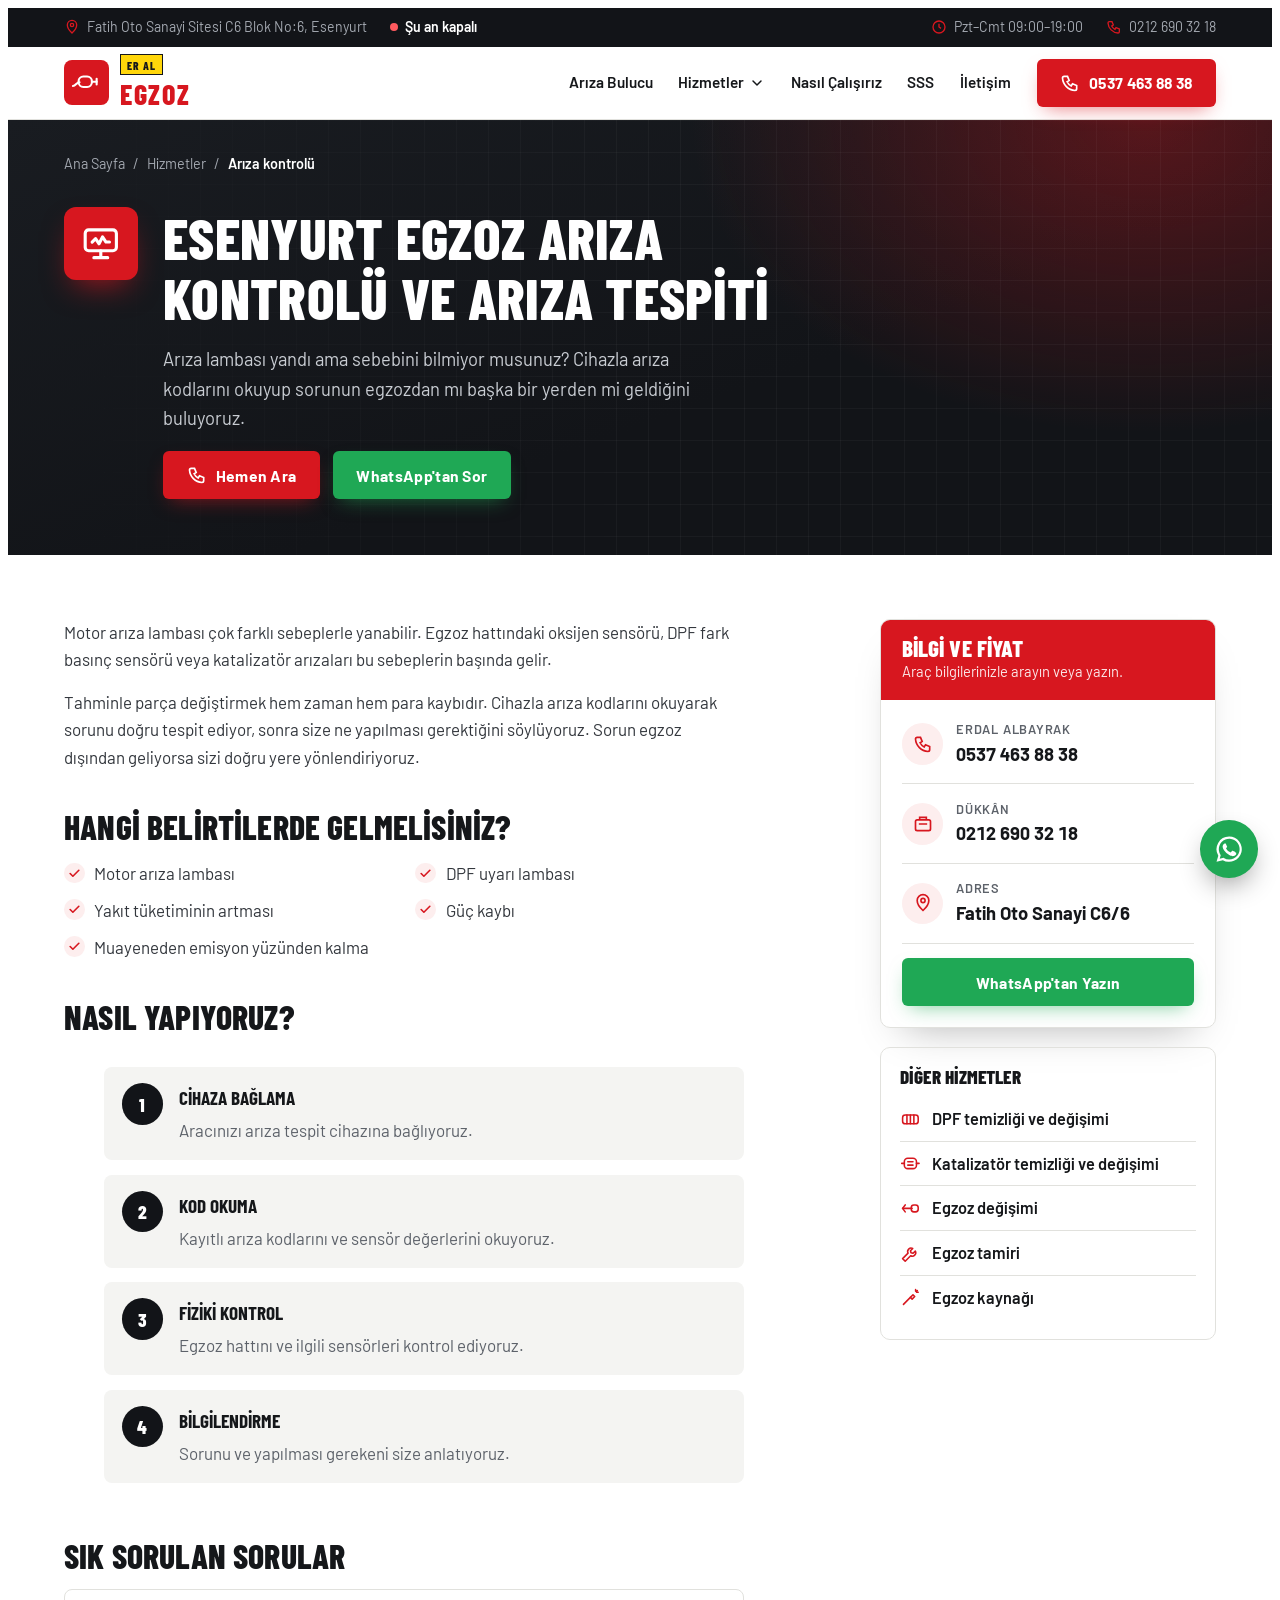
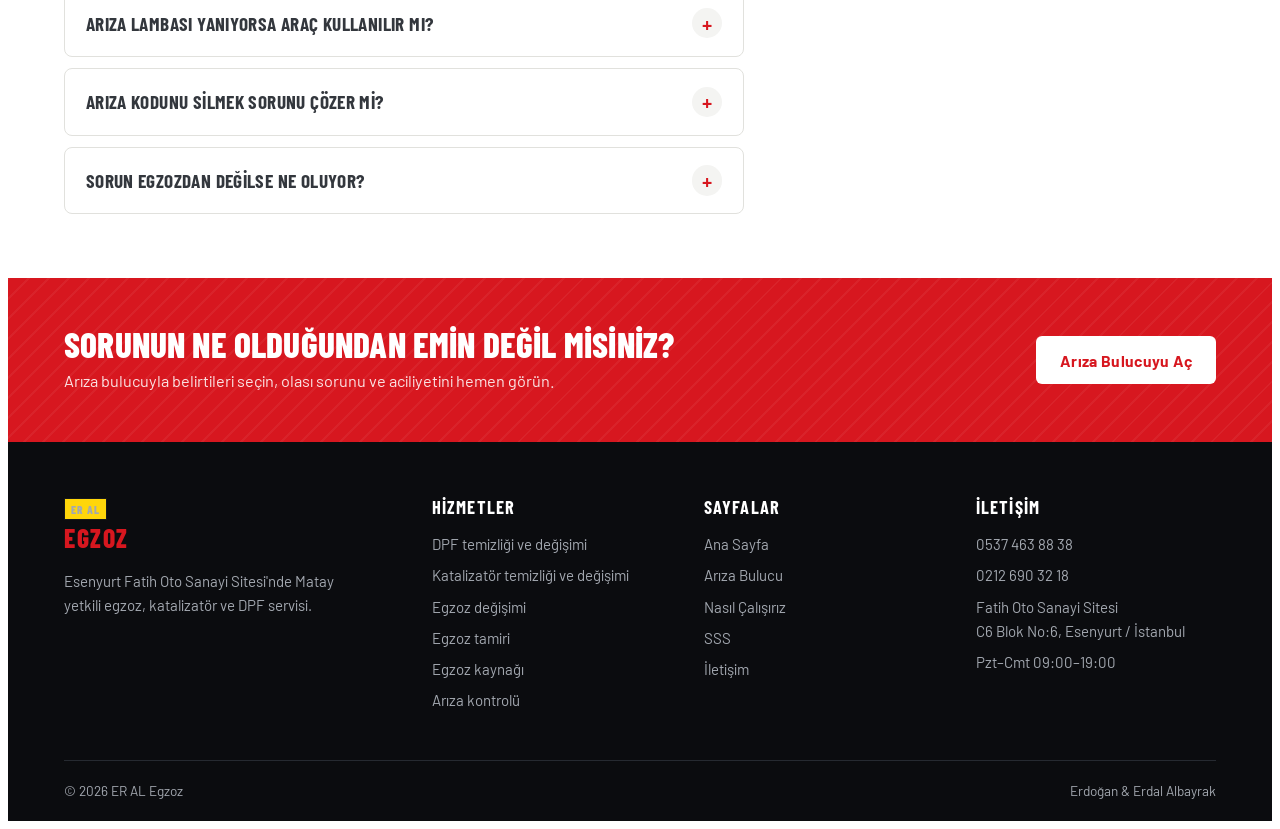
<file: hizmetler/ariza-kontrolu/index.html>
<!doctype html>
<html lang="tr">
<head>
<meta charset="utf-8">
<meta name="viewport" content="width=device-width, initial-scale=1, viewport-fit=cover">
<title>Esenyurt Egzoz Arıza Kontrolü ve Arıza Tespiti | ER AL Egzoz</title>
<meta name="description" content="Esenyurt&#x27;ta cihazla egzoz arıza tespiti: arıza kodu okuma, oksijen ve DPF fark basınç sensörü kontrolü. ER AL Egzoz, Fatih Oto Sanayi Sitesi.">
<meta name="robots" content="index, follow">
<link rel="canonical" href="https://alikaganalbayrak.github.io/eral-egzoz/hizmetler/ariza-kontrolu/">
<meta name="theme-color" content="#D7171F">
<meta name="geo.region" content="TR-34">
<meta name="geo.placename" content="Esenyurt, İstanbul">
<link rel="icon" href="../../assets/img/favicon.svg" type="image/svg+xml">
<link rel="apple-touch-icon" href="../../assets/img/apple-touch-icon.png">
<meta property="og:type" content="website">
<meta property="og:locale" content="tr_TR">
<meta property="og:site_name" content="ER AL Egzoz">
<meta property="og:title" content="Esenyurt Egzoz Arıza Kontrolü ve Arıza Tespiti | ER AL Egzoz">
<meta property="og:description" content="Esenyurt&#x27;ta cihazla egzoz arıza tespiti: arıza kodu okuma, oksijen ve DPF fark basınç sensörü kontrolü. ER AL Egzoz, Fatih Oto Sanayi Sitesi.">
<meta property="og:url" content="https://alikaganalbayrak.github.io/eral-egzoz/hizmetler/ariza-kontrolu/">
<meta property="og:image" content="https://alikaganalbayrak.github.io/eral-egzoz/assets/img/og-image.png">
<meta property="og:image:width" content="1200">
<meta property="og:image:height" content="630">
<meta name="twitter:card" content="summary_large_image">
<link rel="preconnect" href="https://fonts.googleapis.com">
<link rel="preconnect" href="https://fonts.gstatic.com" crossorigin>
<link rel="stylesheet" href="https://fonts.googleapis.com/css2?family=Barlow+Condensed:wght@500;600;700;800&family=Barlow:wght@400;500;600;700&display=swap">
<link rel="stylesheet" href="../../assets/css/style.css">
<script type="application/ld+json">
{
  "@context": "https://schema.org",
  "@type": "AutoRepair",
  "@id": "https://alikaganalbayrak.github.io/eral-egzoz/#isletme",
  "name": "ER AL Egzoz",
  "description": "Esenyurt Fatih Oto Sanayi Sitesi'nde egzoz, katalizatör ve DPF servisi. Matay yetkili servisi.",
  "url": "https://alikaganalbayrak.github.io/eral-egzoz/",
  "image": "https://alikaganalbayrak.github.io/eral-egzoz/assets/img/og-image.png",
  "logo": "https://alikaganalbayrak.github.io/eral-egzoz/assets/img/apple-touch-icon.png",
  "telephone": "+905374638838",
  "contactPoint": [
    {
      "@type": "ContactPoint",
      "telephone": "+905374638838",
      "contactType": "customer service",
      "availableLanguage": "Turkish"
    },
    {
      "@type": "ContactPoint",
      "telephone": "+902126903218",
      "contactType": "customer service",
      "availableLanguage": "Turkish"
    }
  ],
  "address": {
    "@type": "PostalAddress",
    "streetAddress": "Fatih Oto Sanayi Sitesi C6 Blok No:6",
    "addressLocality": "Esenyurt",
    "addressRegion": "İstanbul",
    "addressCountry": "TR"
  },
  "hasMap": "https://www.google.com/maps/search/?api=1&query=Fatih+Oto+Sanayi+Sitesi+C6+Blok+Esenyurt+%C4%B0stanbul",
  "areaServed": [
    {
      "@type": "Place",
      "name": "Esenyurt"
    },
    {
      "@type": "Place",
      "name": "Beylikdüzü"
    },
    {
      "@type": "Place",
      "name": "Avcılar"
    },
    {
      "@type": "Place",
      "name": "Büyükçekmece"
    },
    {
      "@type": "Place",
      "name": "Başakşehir"
    },
    {
      "@type": "Place",
      "name": "İstanbul"
    }
  ],
  "openingHoursSpecification": [
    {
      "@type": "OpeningHoursSpecification",
      "dayOfWeek": [
        "Monday",
        "Tuesday",
        "Wednesday",
        "Thursday",
        "Friday",
        "Saturday"
      ],
      "opens": "09:00",
      "closes": "19:00"
    }
  ],
  "makesOffer": [
    {
      "@type": "Offer",
      "itemOffered": {
        "@type": "Service",
        "name": "DPF temizliği ve değişimi",
        "url": "https://alikaganalbayrak.github.io/eral-egzoz/hizmetler/dpf-temizligi/"
      }
    },
    {
      "@type": "Offer",
      "itemOffered": {
        "@type": "Service",
        "name": "Katalizatör temizliği ve değişimi",
        "url": "https://alikaganalbayrak.github.io/eral-egzoz/hizmetler/katalizator/"
      }
    },
    {
      "@type": "Offer",
      "itemOffered": {
        "@type": "Service",
        "name": "Egzoz değişimi",
        "url": "https://alikaganalbayrak.github.io/eral-egzoz/hizmetler/egzoz-degisimi/"
      }
    },
    {
      "@type": "Offer",
      "itemOffered": {
        "@type": "Service",
        "name": "Egzoz tamiri",
        "url": "https://alikaganalbayrak.github.io/eral-egzoz/hizmetler/egzoz-tamiri/"
      }
    },
    {
      "@type": "Offer",
      "itemOffered": {
        "@type": "Service",
        "name": "Egzoz kaynağı",
        "url": "https://alikaganalbayrak.github.io/eral-egzoz/hizmetler/egzoz-kaynak/"
      }
    },
    {
      "@type": "Offer",
      "itemOffered": {
        "@type": "Service",
        "name": "Arıza kontrolü",
        "url": "https://alikaganalbayrak.github.io/eral-egzoz/hizmetler/ariza-kontrolu/"
      }
    }
  ]
}
</script>
<script type="application/ld+json">
{
  "@context": "https://schema.org",
  "@type": "Service",
  "name": "Esenyurt Egzoz Arıza Kontrolü ve Arıza Tespiti",
  "serviceType": "Arıza kontrolü",
  "description": "Esenyurt'ta cihazla egzoz arıza tespiti: arıza kodu okuma, oksijen ve DPF fark basınç sensörü kontrolü. ER AL Egzoz, Fatih Oto Sanayi Sitesi.",
  "url": "https://alikaganalbayrak.github.io/eral-egzoz/hizmetler/ariza-kontrolu/",
  "provider": {
    "@id": "https://alikaganalbayrak.github.io/eral-egzoz/#isletme"
  },
  "areaServed": [
    {
      "@type": "Place",
      "name": "Esenyurt"
    },
    {
      "@type": "Place",
      "name": "Beylikdüzü"
    },
    {
      "@type": "Place",
      "name": "Avcılar"
    },
    {
      "@type": "Place",
      "name": "Büyükçekmece"
    },
    {
      "@type": "Place",
      "name": "Başakşehir"
    },
    {
      "@type": "Place",
      "name": "İstanbul"
    }
  ]
}
</script>
<script type="application/ld+json">
{
  "@context": "https://schema.org",
  "@type": "BreadcrumbList",
  "itemListElement": [
    {
      "@type": "ListItem",
      "position": 1,
      "name": "Ana Sayfa",
      "item": "https://alikaganalbayrak.github.io/eral-egzoz/"
    },
    {
      "@type": "ListItem",
      "position": 2,
      "name": "Hizmetler",
      "item": "https://alikaganalbayrak.github.io/eral-egzoz/#hizmetler"
    },
    {
      "@type": "ListItem",
      "position": 3,
      "name": "Arıza kontrolü",
      "item": "https://alikaganalbayrak.github.io/eral-egzoz/hizmetler/ariza-kontrolu/"
    }
  ]
}
</script>
<script type="application/ld+json">
{
  "@context": "https://schema.org",
  "@type": "FAQPage",
  "mainEntity": [
    {
      "@type": "Question",
      "name": "Arıza lambası yanıyorsa araç kullanılır mı?",
      "acceptedAnswer": {
        "@type": "Answer",
        "text": "Lamba sabit yanıyorsa kısa sürede kontrol ettirin. Yanıp sönüyorsa veya araç güç kaybediyorsa kullanmamanız daha doğru olur."
      }
    },
    {
      "@type": "Question",
      "name": "Arıza kodunu silmek sorunu çözer mi?",
      "acceptedAnswer": {
        "@type": "Answer",
        "text": "Hayır. Kod silinse bile sorun devam ediyorsa lamba tekrar yanar. Önce sebebi bulmak gerekir."
      }
    },
    {
      "@type": "Question",
      "name": "Sorun egzozdan değilse ne oluyor?",
      "acceptedAnswer": {
        "@type": "Answer",
        "text": "Cihazla sorunun nereden geldiğini görüyoruz. Egzozla ilgili değilse size söyler, doğru yere yönlendiririz."
      }
    }
  ]
}
</script>
</head>
<body>
<!-- Generated by tools/build.py. Do not edit directly; edit templates/ and tools/site_data.py instead. -->
<div class="topinfo">
  <div class="in">
    <div class="left">
      <span class="hide-sm"><svg viewBox="0 0 24 24" fill="none" stroke="currentColor" stroke-width="2" aria-hidden="true"><path d="M12 21s-7-6.3-7-12a7 7 0 0 1 14 0c0 5.7-7 12-7 12Z"/><circle cx="12" cy="9" r="2.5"/></svg>Fatih Oto Sanayi Sitesi C6 Blok No:6, Esenyurt</span>
      <span class="status" id="status"><span class="dot"></span><span id="statusText">Pzt–Cmt 09:00–19:00</span></span>
    </div>
    <div class="right">
      <span class="hide-sm"><svg viewBox="0 0 24 24" fill="none" stroke="currentColor" stroke-width="2" aria-hidden="true"><circle cx="12" cy="12" r="9"/><path d="M12 7v5l3 2"/></svg>Pzt–Cmt 09:00–19:00</span>
      <span><svg viewBox="0 0 24 24" fill="none" stroke="currentColor" stroke-width="2" aria-hidden="true"><path d="M5 4h4l2 5-2.5 1.5a11 11 0 0 0 5 5L15 13l5 2v4a2 2 0 0 1-2 2A16 16 0 0 1 3 6a2 2 0 0 1 2-2Z"/></svg>0212 690 32 18</span>
    </div>
  </div>
</div>

<nav class="navbar" aria-label="Ana menü">
  <div class="in">
    <a class="logo" href="../../" aria-label="ER AL Egzoz ana sayfa">
      <span class="logo-mark"><svg viewBox="0 0 32 32" fill="none" stroke="currentColor" stroke-width="2.2" stroke-linecap="round" stroke-linejoin="round" aria-hidden="true"><path d="M2 20c3 0 4-4 7-4"/><rect x="8" y="10" width="14" height="11" rx="5"/><path d="M22 15.5h5"/><path d="M27 12.5v6"/></svg></span>
      <span class="logo-text"><span class="tag">ER AL</span><span class="word">EGZOZ</span></span>
    </a>
    <button class="menu-btn" id="menuBtn" aria-label="Menüyü aç" aria-expanded="false" aria-controls="nav"><svg viewBox="0 0 24 24" fill="none" stroke="currentColor" stroke-width="2" stroke-linecap="round" aria-hidden="true"><path d="M4 7h16M4 12h16M4 17h16"/></svg></button>
    <div class="nav" id="nav" data-closed>
      <a href="../../#ariza">Arıza Bulucu</a>
      <div class="dd">
        <a href="../../#hizmetler" class="dd-toggle">Hizmetler<svg viewBox="0 0 24 24" fill="none" stroke="currentColor" stroke-width="2.2" stroke-linecap="round" stroke-linejoin="round" aria-hidden="true"><path d="m6 9 6 6 6-6"/></svg></a>
        <ul class="dd-menu"><li><a href="../../hizmetler/dpf-temizligi/">DPF temizliği ve değişimi</a></li><li><a href="../../hizmetler/katalizator/">Katalizatör temizliği ve değişimi</a></li><li><a href="../../hizmetler/egzoz-degisimi/">Egzoz değişimi</a></li><li><a href="../../hizmetler/egzoz-tamiri/">Egzoz tamiri</a></li><li><a href="../../hizmetler/egzoz-kaynak/">Egzoz kaynağı</a></li><li><a href="../../hizmetler/ariza-kontrolu/">Arıza kontrolü</a></li></ul>
      </div>
      <a href="../../#surec">Nasıl Çalışırız</a>
      <a href="../../#sss">SSS</a>
      <a href="../../#iletisim">İletişim</a>
      <a class="btn red" href="tel:+905374638838"><svg class="i" viewBox="0 0 24 24" fill="none" stroke="currentColor" stroke-width="2" aria-hidden="true"><path d="M5 4h4l2 5-2.5 1.5a11 11 0 0 0 5 5L15 13l5 2v4a2 2 0 0 1-2 2A16 16 0 0 1 3 6a2 2 0 0 1 2-2Z"/></svg>0537 463 88 38</a>
    </div>
  </div>
</nav>

<main id="icerik">
<header class="page-hero">
  <div class="in">
    <nav class="crumbs" aria-label="Sayfa yolu"><a href="../../">Ana Sayfa</a><span aria-hidden="true">/</span><a href="../../#hizmetler">Hizmetler</a><span aria-hidden="true">/</span><span aria-current="page">Arıza kontrolü</span></nav>
    <div class="page-hero-row">
      <div class="page-ico"><svg viewBox="0 0 24 24" fill="none" stroke="currentColor" stroke-width="1.8" stroke-linecap="round" stroke-linejoin="round" aria-hidden="true"><rect x="3" y="4" width="18" height="12" rx="2"/><path d="M8 20h8M12 16v4"/><path d="m7 11 2-2 2 3 2-4 2 3h2"/></svg></div>
      <div class="page-hero-text">
        <h1>Esenyurt Egzoz Arıza Kontrolü ve Arıza Tespiti</h1>
        <p class="lead">Arıza lambası yandı ama sebebini bilmiyor musunuz? Cihazla arıza kodlarını okuyup sorunun egzozdan mı başka bir yerden mi geldiğini buluyoruz.</p>
        <div class="ctas">
          <a class="btn red" href="tel:+905374638838"><svg class="i" viewBox="0 0 24 24" fill="none" stroke="currentColor" stroke-width="2" aria-hidden="true"><path d="M5 4h4l2 5-2.5 1.5a11 11 0 0 0 5 5L15 13l5 2v4a2 2 0 0 1-2 2A16 16 0 0 1 3 6a2 2 0 0 1 2-2Z"/></svg>Hemen Ara</a>
          <a class="btn wa" href="https://wa.me/905374638838?text=Merhaba%2C%20ar%C4%B1za%20kontrol%C3%BC%20hakk%C4%B1nda%20bilgi%20almak%20istiyorum." target="_blank" rel="noopener">WhatsApp'tan Sor</a>
        </div>
      </div>
    </div>
  </div>
</header>

<section class="page-body">
  <div class="in page-grid">
    <article class="prose">
      <p>Motor arıza lambası çok farklı sebeplerle yanabilir. Egzoz hattındaki oksijen sensörü, DPF fark basınç sensörü veya katalizatör arızaları bu sebeplerin başında gelir.</p>
      <p>Tahminle parça değiştirmek hem zaman hem para kaybıdır. Cihazla arıza kodlarını okuyarak sorunu doğru tespit ediyor, sonra size ne yapılması gerektiğini söylüyoruz. Sorun egzoz dışından geliyorsa sizi doğru yere yönlendiriyoruz.</p>

      <h2>Hangi belirtilerde gelmelisiniz?</h2>
      <ul class="checks"><li>Motor arıza lambası</li><li>DPF uyarı lambası</li><li>Yakıt tüketiminin artması</li><li>Güç kaybı</li><li>Muayeneden emisyon yüzünden kalma</li></ul>

      <h2>Nasıl yapıyoruz?</h2>
      <ol class="mini-steps"><li><b>Cihaza bağlama</b><span>Aracınızı arıza tespit cihazına bağlıyoruz.</span></li><li><b>Kod okuma</b><span>Kayıtlı arıza kodlarını ve sensör değerlerini okuyoruz.</span></li><li><b>Fiziki kontrol</b><span>Egzoz hattını ve ilgili sensörleri kontrol ediyoruz.</span></li><li><b>Bilgilendirme</b><span>Sorunu ve yapılması gerekeni size anlatıyoruz.</span></li></ol>

      <h2>Sık sorulan sorular</h2>
      <div class="faq faq-left"><details><summary>Arıza lambası yanıyorsa araç kullanılır mı?</summary><p>Lamba sabit yanıyorsa kısa sürede kontrol ettirin. Yanıp sönüyorsa veya araç güç kaybediyorsa kullanmamanız daha doğru olur.</p></details><details><summary>Arıza kodunu silmek sorunu çözer mi?</summary><p>Hayır. Kod silinse bile sorun devam ediyorsa lamba tekrar yanar. Önce sebebi bulmak gerekir.</p></details><details><summary>Sorun egzozdan değilse ne oluyor?</summary><p>Cihazla sorunun nereden geldiğini görüyoruz. Egzozla ilgili değilse size söyler, doğru yere yönlendiririz.</p></details></div>
    </article>

    <aside class="sidebar">
      <div class="quick">
        <div class="quick-head"><h3>Bilgi ve fiyat</h3><p>Araç bilgilerinizle arayın veya yazın.</p></div>
        <div class="quick-body">
          <a class="qrow" href="tel:+905374638838"><span class="qicon"><svg class="i" viewBox="0 0 24 24" fill="none" stroke="currentColor" stroke-width="2" aria-hidden="true"><path d="M5 4h4l2 5-2.5 1.5a11 11 0 0 0 5 5L15 13l5 2v4a2 2 0 0 1-2 2A16 16 0 0 1 3 6a2 2 0 0 1 2-2Z"/></svg></span><span><small>Erdal Albayrak</small><b>0537 463 88 38</b></span></a>
          <a class="qrow" href="tel:+902126903218"><span class="qicon"><svg class="i" viewBox="0 0 24 24" fill="none" stroke="currentColor" stroke-width="2" aria-hidden="true"><rect x="3" y="7" width="18" height="13" rx="2"/><path d="M8 7V4h8v3M7 12h10"/></svg></span><span><small>Dükkân</small><b>0212 690 32 18</b></span></a>
          <a class="qrow" href="https://www.google.com/maps/search/?api=1&amp;query=Fatih+Oto+Sanayi+Sitesi+C6+Blok+Esenyurt+%C4%B0stanbul" target="_blank" rel="noopener"><span class="qicon"><svg class="i" viewBox="0 0 24 24" fill="none" stroke="currentColor" stroke-width="2" aria-hidden="true"><path d="M12 21s-7-6.3-7-12a7 7 0 0 1 14 0c0 5.7-7 12-7 12Z"/><circle cx="12" cy="9" r="2.5"/></svg></span><span><small>Adres</small><b>Fatih Oto Sanayi C6/6</b></span></a>
          <a class="btn wa" href="https://wa.me/905374638838?text=Merhaba%2C%20ar%C4%B1za%20kontrol%C3%BC%20hakk%C4%B1nda%20bilgi%20almak%20istiyorum." target="_blank" rel="noopener">WhatsApp'tan Yazın</a>
        </div>
      </div>
      <div class="side-list">
        <h3>Diğer hizmetler</h3>
        <ul><li><a href="../../hizmetler/dpf-temizligi/"><svg viewBox="0 0 24 24" fill="none" stroke="currentColor" stroke-width="1.8" stroke-linecap="round" stroke-linejoin="round" aria-hidden="true"><rect x="3" y="7" width="18" height="10" rx="3"/><path d="M8 7v10M12 7v10M16 7v10"/></svg><span>DPF temizliği ve değişimi</span></a></li><li><a href="../../hizmetler/katalizator/"><svg viewBox="0 0 24 24" fill="none" stroke="currentColor" stroke-width="1.8" stroke-linecap="round" stroke-linejoin="round" aria-hidden="true"><rect x="5" y="6" width="14" height="12" rx="4"/><path d="M2 12h3M19 12h3M9 10h6M9 14h6"/></svg><span>Katalizatör temizliği ve değişimi</span></a></li><li><a href="../../hizmetler/egzoz-degisimi/"><svg viewBox="0 0 24 24" fill="none" stroke="currentColor" stroke-width="1.8" stroke-linecap="round" stroke-linejoin="round" aria-hidden="true"><path d="M3 12h11"/><rect x="13" y="8" width="8" height="8" rx="3"/><path d="M6 8 3 12l3 4"/></svg><span>Egzoz değişimi</span></a></li><li><a href="../../hizmetler/egzoz-tamiri/"><svg viewBox="0 0 24 24" fill="none" stroke="currentColor" stroke-width="1.8" stroke-linecap="round" stroke-linejoin="round" aria-hidden="true"><path d="M14.7 6.3a4 4 0 0 0-5.4 5.4L3 18l3 3 6.3-6.3a4 4 0 0 0 5.4-5.4l-2.6 2.6-2.4-.6-.6-2.4 2.6-2.6Z"/></svg><span>Egzoz tamiri</span></a></li><li><a href="../../hizmetler/egzoz-kaynak/"><svg viewBox="0 0 24 24" fill="none" stroke="currentColor" stroke-width="1.8" stroke-linecap="round" stroke-linejoin="round" aria-hidden="true"><path d="m4 20 8-8"/><path d="m12 12 3-3 2 2-3 3z"/><path d="M18 3v2M21 6h-2M20 4l-1.2 1.2"/></svg><span>Egzoz kaynağı</span></a></li></ul>
      </div>
    </aside>
  </div>
</section>

<section class="cta-band">
  <div class="in">
    <div>
      <h2>Sorunun ne olduğundan emin değil misiniz?</h2>
      <p>Arıza bulucuyla belirtileri seçin, olası sorunu ve aciliyetini hemen görün.</p>
    </div>
    <a class="btn white" href="../../#ariza">Arıza Bulucuyu Aç</a>
  </div>
</section>

</main>
<footer>
  <div class="in">
    <div class="foot">
      <div class="foot-about">
        <span class="logo-text"><span class="tag">ER AL</span><span class="word">EGZOZ</span></span>
        <p>Esenyurt Fatih Oto Sanayi Sitesi'nde Matay yetkili egzoz, katalizatör ve DPF servisi.</p>
      </div>
      <div><h4>Hizmetler</h4><ul><li><a href="../../hizmetler/dpf-temizligi/">DPF temizliği ve değişimi</a></li><li><a href="../../hizmetler/katalizator/">Katalizatör temizliği ve değişimi</a></li><li><a href="../../hizmetler/egzoz-degisimi/">Egzoz değişimi</a></li><li><a href="../../hizmetler/egzoz-tamiri/">Egzoz tamiri</a></li><li><a href="../../hizmetler/egzoz-kaynak/">Egzoz kaynağı</a></li><li><a href="../../hizmetler/ariza-kontrolu/">Arıza kontrolü</a></li></ul></div>
      <div><h4>Sayfalar</h4><ul><li><a href="../../">Ana Sayfa</a></li><li><a href="../../#ariza">Arıza Bulucu</a></li><li><a href="../../#surec">Nasıl Çalışırız</a></li><li><a href="../../#sss">SSS</a></li><li><a href="../../#iletisim">İletişim</a></li></ul></div>
      <div><h4>İletişim</h4><ul><li><a href="tel:+905374638838">0537 463 88 38</a></li><li><a href="tel:+902126903218">0212 690 32 18</a></li><li><a href="https://www.google.com/maps/search/?api=1&amp;query=Fatih+Oto+Sanayi+Sitesi+C6+Blok+Esenyurt+%C4%B0stanbul" target="_blank" rel="noopener">Fatih Oto Sanayi Sitesi<br>C6 Blok No:6, Esenyurt / İstanbul</a></li><li>Pzt–Cmt 09:00–19:00</li></ul></div>
    </div>
    <div class="foot-bottom"><span>© <span id="yr">2026</span> ER AL Egzoz</span><span>Erdoğan &amp; Erdal Albayrak</span></div>
  </div>
</footer>

<a class="float-wa" data-wa href="#" target="_blank" rel="noopener" aria-label="WhatsApp'tan yazın"><svg viewBox="0 0 24 24" fill="currentColor" aria-hidden="true"><path d="M12 2a10 10 0 0 0-8.6 15.1L2 22l5-1.3A10 10 0 1 0 12 2Zm0 18.2a8.2 8.2 0 0 1-4.2-1.2l-.3-.2-3 .8.8-2.9-.2-.3A8.2 8.2 0 1 1 12 20.2Zm4.5-6.1c-.2-.1-1.5-.7-1.7-.8s-.4-.1-.6.1-.7.8-.8 1-.3.2-.5.1a6.7 6.7 0 0 1-3.3-2.9c-.2-.4.2-.4.7-1.3a.5.5 0 0 0 0-.5l-.8-1.8c-.2-.5-.4-.4-.6-.4h-.5a1 1 0 0 0-.7.3 3 3 0 0 0-.9 2.2 5.2 5.2 0 0 0 1.1 2.7 11.8 11.8 0 0 0 4.5 4c1.7.7 2.3.8 3.2.6a2.7 2.7 0 0 0 1.8-1.2 2.2 2.2 0 0 0 .1-1.3c0-.1-.2-.2-.5-.3Z"/></svg></a>
<div class="dock">
  <a class="btn wa" data-wa href="#" target="_blank" rel="noopener">WhatsApp</a>
  <a class="btn red" href="tel:+905374638838">Hemen Ara</a>
</div>

<script src="../../assets/js/main.js" defer></script>
</body>
</html>
</file>
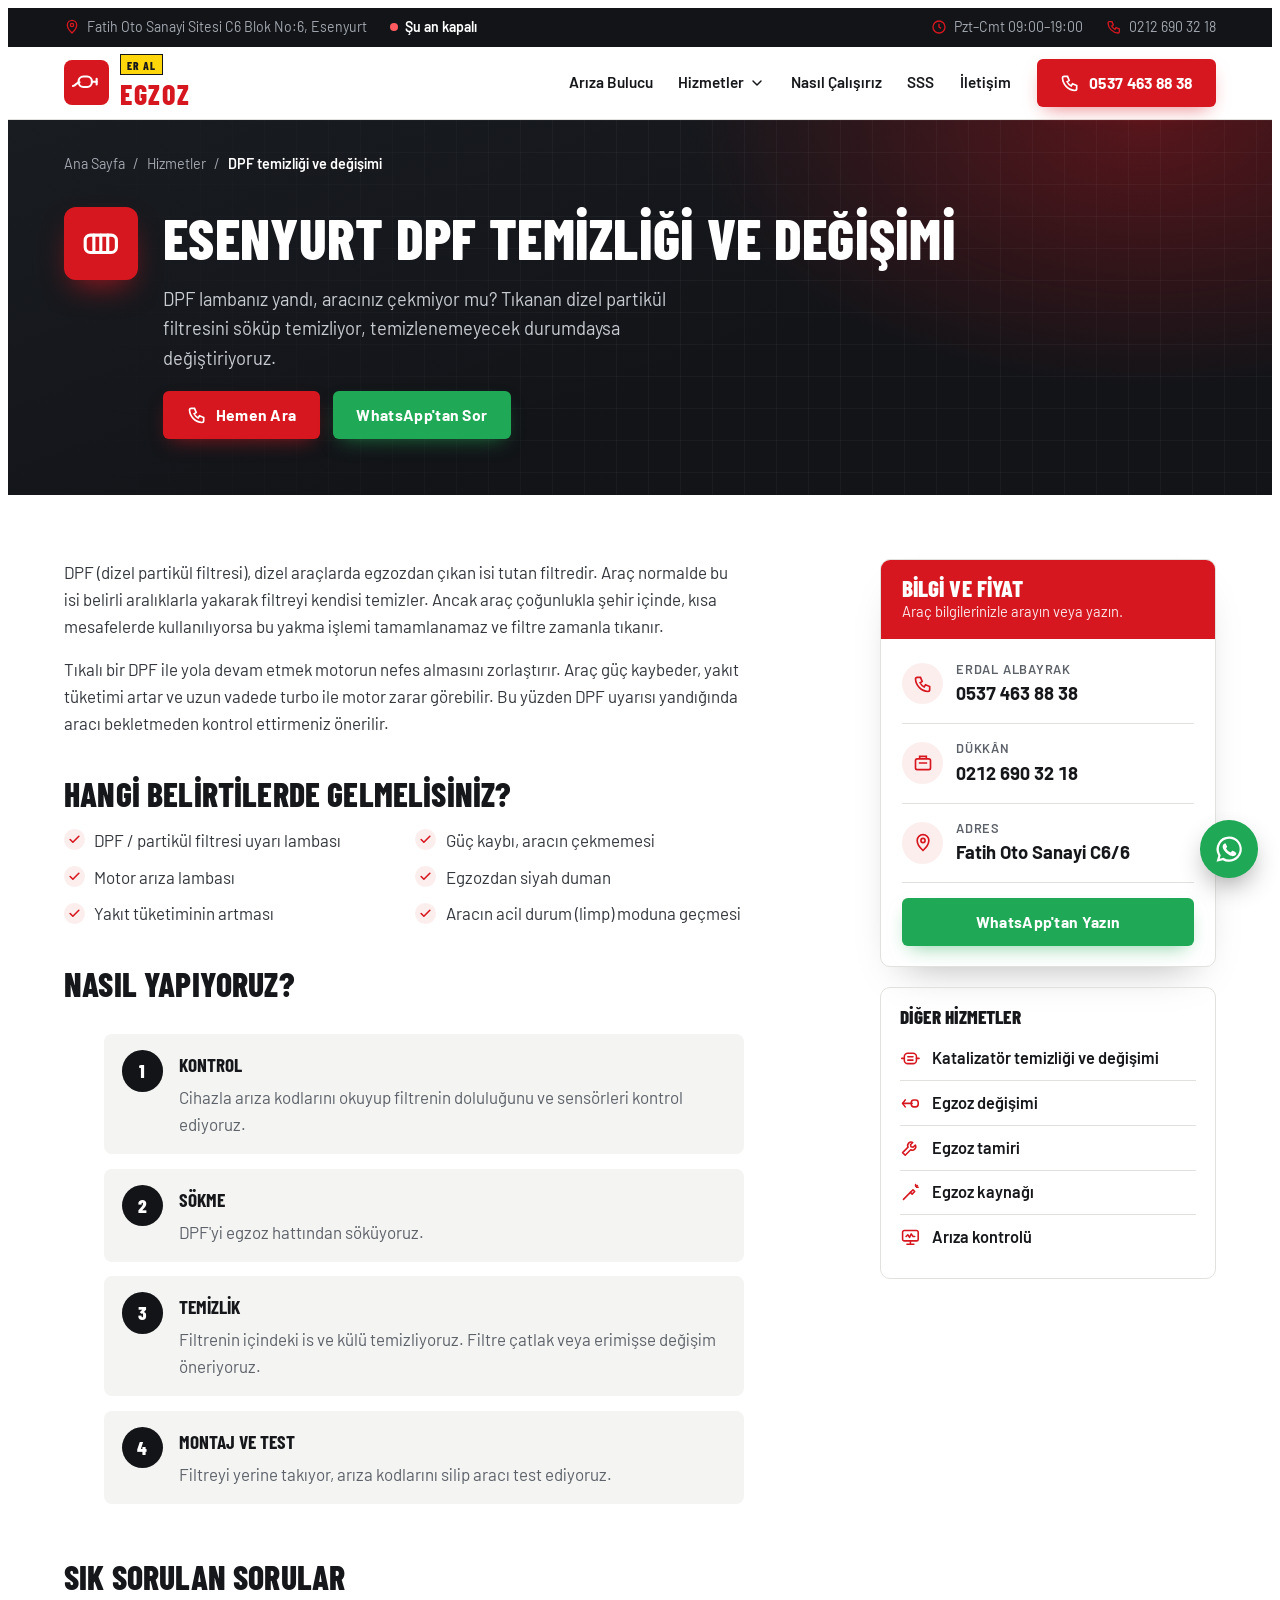
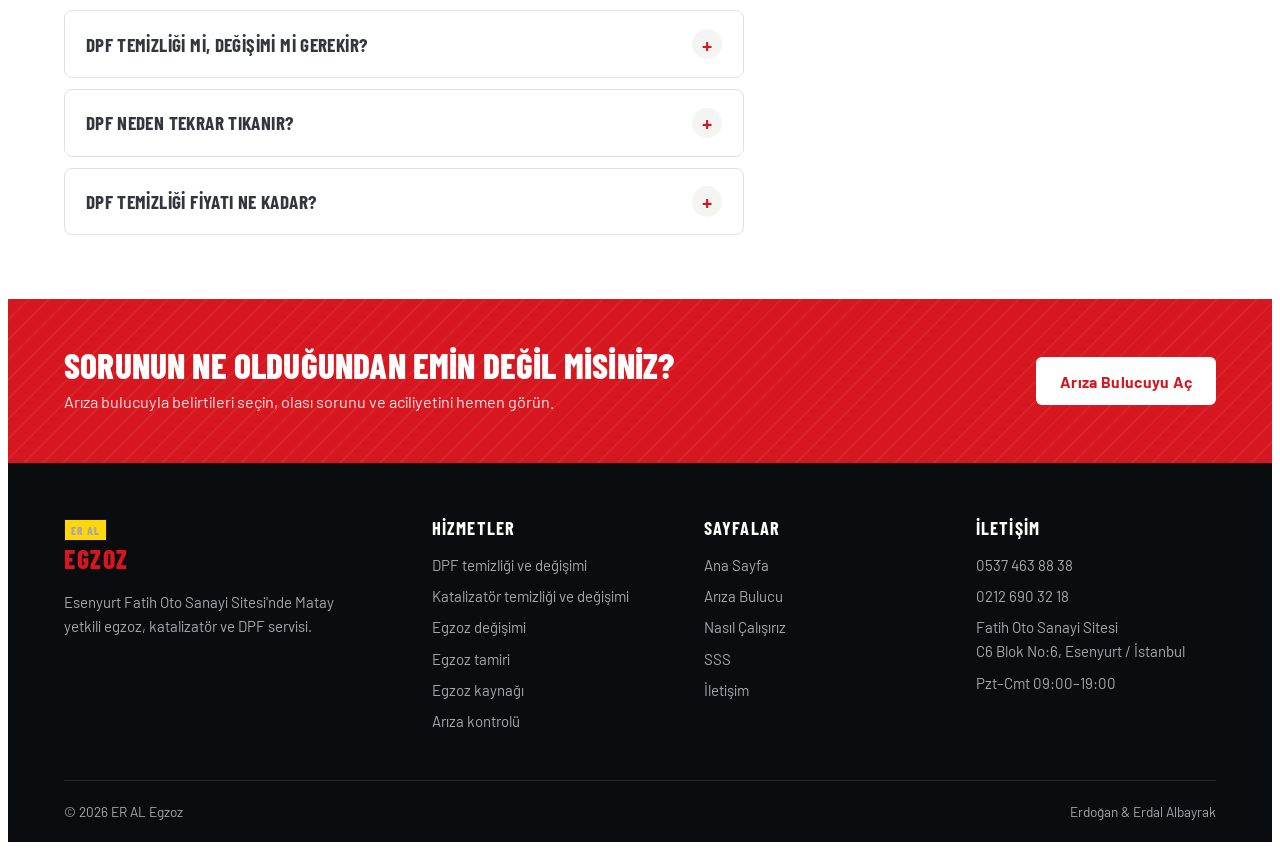
<file: hizmetler/dpf-temizligi/index.html>
<!doctype html>
<html lang="tr">
<head>
<meta charset="utf-8">
<meta name="viewport" content="width=device-width, initial-scale=1, viewport-fit=cover">
<title>Esenyurt DPF Temizliği ve Değişimi | ER AL Egzoz</title>
<meta name="description" content="Esenyurt Fatih Oto Sanayi Sitesi&#x27;nde DPF temizliği ve DPF değişimi. Güç kaybı, DPF uyarı lambası ve siyah duman sorunlarında cihazla kontrol. Hemen arayın: 0537 463 88 38.">
<meta name="robots" content="index, follow">
<link rel="canonical" href="https://alikaganalbayrak.github.io/eral-egzoz/hizmetler/dpf-temizligi/">
<meta name="theme-color" content="#D7171F">
<meta name="geo.region" content="TR-34">
<meta name="geo.placename" content="Esenyurt, İstanbul">
<link rel="icon" href="../../assets/img/favicon.svg" type="image/svg+xml">
<link rel="apple-touch-icon" href="../../assets/img/apple-touch-icon.png">
<meta property="og:type" content="website">
<meta property="og:locale" content="tr_TR">
<meta property="og:site_name" content="ER AL Egzoz">
<meta property="og:title" content="Esenyurt DPF Temizliği ve Değişimi | ER AL Egzoz">
<meta property="og:description" content="Esenyurt Fatih Oto Sanayi Sitesi&#x27;nde DPF temizliği ve DPF değişimi. Güç kaybı, DPF uyarı lambası ve siyah duman sorunlarında cihazla kontrol. Hemen arayın: 0537 463 88 38.">
<meta property="og:url" content="https://alikaganalbayrak.github.io/eral-egzoz/hizmetler/dpf-temizligi/">
<meta property="og:image" content="https://alikaganalbayrak.github.io/eral-egzoz/assets/img/og-image.png">
<meta property="og:image:width" content="1200">
<meta property="og:image:height" content="630">
<meta name="twitter:card" content="summary_large_image">
<link rel="preconnect" href="https://fonts.googleapis.com">
<link rel="preconnect" href="https://fonts.gstatic.com" crossorigin>
<link rel="stylesheet" href="https://fonts.googleapis.com/css2?family=Barlow+Condensed:wght@500;600;700;800&family=Barlow:wght@400;500;600;700&display=swap">
<link rel="stylesheet" href="../../assets/css/style.css">
<script type="application/ld+json">
{
  "@context": "https://schema.org",
  "@type": "AutoRepair",
  "@id": "https://alikaganalbayrak.github.io/eral-egzoz/#isletme",
  "name": "ER AL Egzoz",
  "description": "Esenyurt Fatih Oto Sanayi Sitesi'nde egzoz, katalizatör ve DPF servisi. Matay yetkili servisi.",
  "url": "https://alikaganalbayrak.github.io/eral-egzoz/",
  "image": "https://alikaganalbayrak.github.io/eral-egzoz/assets/img/og-image.png",
  "logo": "https://alikaganalbayrak.github.io/eral-egzoz/assets/img/apple-touch-icon.png",
  "telephone": "+905374638838",
  "contactPoint": [
    {
      "@type": "ContactPoint",
      "telephone": "+905374638838",
      "contactType": "customer service",
      "availableLanguage": "Turkish"
    },
    {
      "@type": "ContactPoint",
      "telephone": "+902126903218",
      "contactType": "customer service",
      "availableLanguage": "Turkish"
    }
  ],
  "address": {
    "@type": "PostalAddress",
    "streetAddress": "Fatih Oto Sanayi Sitesi C6 Blok No:6",
    "addressLocality": "Esenyurt",
    "addressRegion": "İstanbul",
    "addressCountry": "TR"
  },
  "hasMap": "https://www.google.com/maps/search/?api=1&query=Fatih+Oto+Sanayi+Sitesi+C6+Blok+Esenyurt+%C4%B0stanbul",
  "areaServed": [
    {
      "@type": "Place",
      "name": "Esenyurt"
    },
    {
      "@type": "Place",
      "name": "Beylikdüzü"
    },
    {
      "@type": "Place",
      "name": "Avcılar"
    },
    {
      "@type": "Place",
      "name": "Büyükçekmece"
    },
    {
      "@type": "Place",
      "name": "Başakşehir"
    },
    {
      "@type": "Place",
      "name": "İstanbul"
    }
  ],
  "openingHoursSpecification": [
    {
      "@type": "OpeningHoursSpecification",
      "dayOfWeek": [
        "Monday",
        "Tuesday",
        "Wednesday",
        "Thursday",
        "Friday",
        "Saturday"
      ],
      "opens": "09:00",
      "closes": "19:00"
    }
  ],
  "makesOffer": [
    {
      "@type": "Offer",
      "itemOffered": {
        "@type": "Service",
        "name": "DPF temizliği ve değişimi",
        "url": "https://alikaganalbayrak.github.io/eral-egzoz/hizmetler/dpf-temizligi/"
      }
    },
    {
      "@type": "Offer",
      "itemOffered": {
        "@type": "Service",
        "name": "Katalizatör temizliği ve değişimi",
        "url": "https://alikaganalbayrak.github.io/eral-egzoz/hizmetler/katalizator/"
      }
    },
    {
      "@type": "Offer",
      "itemOffered": {
        "@type": "Service",
        "name": "Egzoz değişimi",
        "url": "https://alikaganalbayrak.github.io/eral-egzoz/hizmetler/egzoz-degisimi/"
      }
    },
    {
      "@type": "Offer",
      "itemOffered": {
        "@type": "Service",
        "name": "Egzoz tamiri",
        "url": "https://alikaganalbayrak.github.io/eral-egzoz/hizmetler/egzoz-tamiri/"
      }
    },
    {
      "@type": "Offer",
      "itemOffered": {
        "@type": "Service",
        "name": "Egzoz kaynağı",
        "url": "https://alikaganalbayrak.github.io/eral-egzoz/hizmetler/egzoz-kaynak/"
      }
    },
    {
      "@type": "Offer",
      "itemOffered": {
        "@type": "Service",
        "name": "Arıza kontrolü",
        "url": "https://alikaganalbayrak.github.io/eral-egzoz/hizmetler/ariza-kontrolu/"
      }
    }
  ]
}
</script>
<script type="application/ld+json">
{
  "@context": "https://schema.org",
  "@type": "Service",
  "name": "Esenyurt DPF Temizliği ve Değişimi",
  "serviceType": "DPF temizliği ve değişimi",
  "description": "Esenyurt Fatih Oto Sanayi Sitesi'nde DPF temizliği ve DPF değişimi. Güç kaybı, DPF uyarı lambası ve siyah duman sorunlarında cihazla kontrol. Hemen arayın: 0537 463 88 38.",
  "url": "https://alikaganalbayrak.github.io/eral-egzoz/hizmetler/dpf-temizligi/",
  "provider": {
    "@id": "https://alikaganalbayrak.github.io/eral-egzoz/#isletme"
  },
  "areaServed": [
    {
      "@type": "Place",
      "name": "Esenyurt"
    },
    {
      "@type": "Place",
      "name": "Beylikdüzü"
    },
    {
      "@type": "Place",
      "name": "Avcılar"
    },
    {
      "@type": "Place",
      "name": "Büyükçekmece"
    },
    {
      "@type": "Place",
      "name": "Başakşehir"
    },
    {
      "@type": "Place",
      "name": "İstanbul"
    }
  ]
}
</script>
<script type="application/ld+json">
{
  "@context": "https://schema.org",
  "@type": "BreadcrumbList",
  "itemListElement": [
    {
      "@type": "ListItem",
      "position": 1,
      "name": "Ana Sayfa",
      "item": "https://alikaganalbayrak.github.io/eral-egzoz/"
    },
    {
      "@type": "ListItem",
      "position": 2,
      "name": "Hizmetler",
      "item": "https://alikaganalbayrak.github.io/eral-egzoz/#hizmetler"
    },
    {
      "@type": "ListItem",
      "position": 3,
      "name": "DPF temizliği ve değişimi",
      "item": "https://alikaganalbayrak.github.io/eral-egzoz/hizmetler/dpf-temizligi/"
    }
  ]
}
</script>
<script type="application/ld+json">
{
  "@context": "https://schema.org",
  "@type": "FAQPage",
  "mainEntity": [
    {
      "@type": "Question",
      "name": "DPF temizliği mi, değişimi mi gerekir?",
      "acceptedAnswer": {
        "@type": "Answer",
        "text": "Filtre sağlamsa temizlik çoğu zaman yeterlidir. İçi çatlamış veya erimişse temizlik işe yaramaz ve değişim gerekir. Aracı kontrol ettikten sonra hangisinin gerektiğini söylüyoruz."
      }
    },
    {
      "@type": "Question",
      "name": "DPF neden tekrar tıkanır?",
      "acceptedAnswer": {
        "@type": "Answer",
        "text": "En sık sebep aracın uzun süre kısa mesafede kullanılmasıdır. Arızalı bir sensör, enjektör ya da EGR sorunu da filtrenin hızlı dolmasına yol açabilir. Kontrolde bunlara da bakıyoruz."
      }
    },
    {
      "@type": "Question",
      "name": "DPF temizliği fiyatı ne kadar?",
      "acceptedAnswer": {
        "@type": "Answer",
        "text": "Fiyat aracın modeline ve filtrenin durumuna göre değişir. Arayın veya WhatsApp'tan araç bilgilerinizi yazın, size bilgi verelim."
      }
    }
  ]
}
</script>
</head>
<body>
<!-- Generated by tools/build.py. Do not edit directly; edit templates/ and tools/site_data.py instead. -->
<div class="topinfo">
  <div class="in">
    <div class="left">
      <span class="hide-sm"><svg viewBox="0 0 24 24" fill="none" stroke="currentColor" stroke-width="2" aria-hidden="true"><path d="M12 21s-7-6.3-7-12a7 7 0 0 1 14 0c0 5.7-7 12-7 12Z"/><circle cx="12" cy="9" r="2.5"/></svg>Fatih Oto Sanayi Sitesi C6 Blok No:6, Esenyurt</span>
      <span class="status" id="status"><span class="dot"></span><span id="statusText">Pzt–Cmt 09:00–19:00</span></span>
    </div>
    <div class="right">
      <span class="hide-sm"><svg viewBox="0 0 24 24" fill="none" stroke="currentColor" stroke-width="2" aria-hidden="true"><circle cx="12" cy="12" r="9"/><path d="M12 7v5l3 2"/></svg>Pzt–Cmt 09:00–19:00</span>
      <span><svg viewBox="0 0 24 24" fill="none" stroke="currentColor" stroke-width="2" aria-hidden="true"><path d="M5 4h4l2 5-2.5 1.5a11 11 0 0 0 5 5L15 13l5 2v4a2 2 0 0 1-2 2A16 16 0 0 1 3 6a2 2 0 0 1 2-2Z"/></svg>0212 690 32 18</span>
    </div>
  </div>
</div>

<nav class="navbar" aria-label="Ana menü">
  <div class="in">
    <a class="logo" href="../../" aria-label="ER AL Egzoz ana sayfa">
      <span class="logo-mark"><svg viewBox="0 0 32 32" fill="none" stroke="currentColor" stroke-width="2.2" stroke-linecap="round" stroke-linejoin="round" aria-hidden="true"><path d="M2 20c3 0 4-4 7-4"/><rect x="8" y="10" width="14" height="11" rx="5"/><path d="M22 15.5h5"/><path d="M27 12.5v6"/></svg></span>
      <span class="logo-text"><span class="tag">ER AL</span><span class="word">EGZOZ</span></span>
    </a>
    <button class="menu-btn" id="menuBtn" aria-label="Menüyü aç" aria-expanded="false" aria-controls="nav"><svg viewBox="0 0 24 24" fill="none" stroke="currentColor" stroke-width="2" stroke-linecap="round" aria-hidden="true"><path d="M4 7h16M4 12h16M4 17h16"/></svg></button>
    <div class="nav" id="nav" data-closed>
      <a href="../../#ariza">Arıza Bulucu</a>
      <div class="dd">
        <a href="../../#hizmetler" class="dd-toggle">Hizmetler<svg viewBox="0 0 24 24" fill="none" stroke="currentColor" stroke-width="2.2" stroke-linecap="round" stroke-linejoin="round" aria-hidden="true"><path d="m6 9 6 6 6-6"/></svg></a>
        <ul class="dd-menu"><li><a href="../../hizmetler/dpf-temizligi/">DPF temizliği ve değişimi</a></li><li><a href="../../hizmetler/katalizator/">Katalizatör temizliği ve değişimi</a></li><li><a href="../../hizmetler/egzoz-degisimi/">Egzoz değişimi</a></li><li><a href="../../hizmetler/egzoz-tamiri/">Egzoz tamiri</a></li><li><a href="../../hizmetler/egzoz-kaynak/">Egzoz kaynağı</a></li><li><a href="../../hizmetler/ariza-kontrolu/">Arıza kontrolü</a></li></ul>
      </div>
      <a href="../../#surec">Nasıl Çalışırız</a>
      <a href="../../#sss">SSS</a>
      <a href="../../#iletisim">İletişim</a>
      <a class="btn red" href="tel:+905374638838"><svg class="i" viewBox="0 0 24 24" fill="none" stroke="currentColor" stroke-width="2" aria-hidden="true"><path d="M5 4h4l2 5-2.5 1.5a11 11 0 0 0 5 5L15 13l5 2v4a2 2 0 0 1-2 2A16 16 0 0 1 3 6a2 2 0 0 1 2-2Z"/></svg>0537 463 88 38</a>
    </div>
  </div>
</nav>

<main id="icerik">
<header class="page-hero">
  <div class="in">
    <nav class="crumbs" aria-label="Sayfa yolu"><a href="../../">Ana Sayfa</a><span aria-hidden="true">/</span><a href="../../#hizmetler">Hizmetler</a><span aria-hidden="true">/</span><span aria-current="page">DPF temizliği ve değişimi</span></nav>
    <div class="page-hero-row">
      <div class="page-ico"><svg viewBox="0 0 24 24" fill="none" stroke="currentColor" stroke-width="1.8" stroke-linecap="round" stroke-linejoin="round" aria-hidden="true"><rect x="3" y="7" width="18" height="10" rx="3"/><path d="M8 7v10M12 7v10M16 7v10"/></svg></div>
      <div class="page-hero-text">
        <h1>Esenyurt DPF Temizliği ve Değişimi</h1>
        <p class="lead">DPF lambanız yandı, aracınız çekmiyor mu? Tıkanan dizel partikül filtresini söküp temizliyor, temizlenemeyecek durumdaysa değiştiriyoruz.</p>
        <div class="ctas">
          <a class="btn red" href="tel:+905374638838"><svg class="i" viewBox="0 0 24 24" fill="none" stroke="currentColor" stroke-width="2" aria-hidden="true"><path d="M5 4h4l2 5-2.5 1.5a11 11 0 0 0 5 5L15 13l5 2v4a2 2 0 0 1-2 2A16 16 0 0 1 3 6a2 2 0 0 1 2-2Z"/></svg>Hemen Ara</a>
          <a class="btn wa" href="https://wa.me/905374638838?text=Merhaba%2C%20dpf%20temizli%C4%9Fi%20ve%20de%C4%9Fi%C5%9Fimi%20hakk%C4%B1nda%20bilgi%20almak%20istiyorum." target="_blank" rel="noopener">WhatsApp'tan Sor</a>
        </div>
      </div>
    </div>
  </div>
</header>

<section class="page-body">
  <div class="in page-grid">
    <article class="prose">
      <p>DPF (dizel partikül filtresi), dizel araçlarda egzozdan çıkan isi tutan filtredir. Araç normalde bu isi belirli aralıklarla yakarak filtreyi kendisi temizler. Ancak araç çoğunlukla şehir içinde, kısa mesafelerde kullanılıyorsa bu yakma işlemi tamamlanamaz ve filtre zamanla tıkanır.</p>
      <p>Tıkalı bir DPF ile yola devam etmek motorun nefes almasını zorlaştırır. Araç güç kaybeder, yakıt tüketimi artar ve uzun vadede turbo ile motor zarar görebilir. Bu yüzden DPF uyarısı yandığında aracı bekletmeden kontrol ettirmeniz önerilir.</p>

      <h2>Hangi belirtilerde gelmelisiniz?</h2>
      <ul class="checks"><li>DPF / partikül filtresi uyarı lambası</li><li>Güç kaybı, aracın çekmemesi</li><li>Motor arıza lambası</li><li>Egzozdan siyah duman</li><li>Yakıt tüketiminin artması</li><li>Aracın acil durum (limp) moduna geçmesi</li></ul>

      <h2>Nasıl yapıyoruz?</h2>
      <ol class="mini-steps"><li><b>Kontrol</b><span>Cihazla arıza kodlarını okuyup filtrenin doluluğunu ve sensörleri kontrol ediyoruz.</span></li><li><b>Sökme</b><span>DPF&#x27;yi egzoz hattından söküyoruz.</span></li><li><b>Temizlik</b><span>Filtrenin içindeki is ve külü temizliyoruz. Filtre çatlak veya erimişse değişim öneriyoruz.</span></li><li><b>Montaj ve test</b><span>Filtreyi yerine takıyor, arıza kodlarını silip aracı test ediyoruz.</span></li></ol>

      <h2>Sık sorulan sorular</h2>
      <div class="faq faq-left"><details><summary>DPF temizliği mi, değişimi mi gerekir?</summary><p>Filtre sağlamsa temizlik çoğu zaman yeterlidir. İçi çatlamış veya erimişse temizlik işe yaramaz ve değişim gerekir. Aracı kontrol ettikten sonra hangisinin gerektiğini söylüyoruz.</p></details><details><summary>DPF neden tekrar tıkanır?</summary><p>En sık sebep aracın uzun süre kısa mesafede kullanılmasıdır. Arızalı bir sensör, enjektör ya da EGR sorunu da filtrenin hızlı dolmasına yol açabilir. Kontrolde bunlara da bakıyoruz.</p></details><details><summary>DPF temizliği fiyatı ne kadar?</summary><p>Fiyat aracın modeline ve filtrenin durumuna göre değişir. Arayın veya WhatsApp&#x27;tan araç bilgilerinizi yazın, size bilgi verelim.</p></details></div>
    </article>

    <aside class="sidebar">
      <div class="quick">
        <div class="quick-head"><h3>Bilgi ve fiyat</h3><p>Araç bilgilerinizle arayın veya yazın.</p></div>
        <div class="quick-body">
          <a class="qrow" href="tel:+905374638838"><span class="qicon"><svg class="i" viewBox="0 0 24 24" fill="none" stroke="currentColor" stroke-width="2" aria-hidden="true"><path d="M5 4h4l2 5-2.5 1.5a11 11 0 0 0 5 5L15 13l5 2v4a2 2 0 0 1-2 2A16 16 0 0 1 3 6a2 2 0 0 1 2-2Z"/></svg></span><span><small>Erdal Albayrak</small><b>0537 463 88 38</b></span></a>
          <a class="qrow" href="tel:+902126903218"><span class="qicon"><svg class="i" viewBox="0 0 24 24" fill="none" stroke="currentColor" stroke-width="2" aria-hidden="true"><rect x="3" y="7" width="18" height="13" rx="2"/><path d="M8 7V4h8v3M7 12h10"/></svg></span><span><small>Dükkân</small><b>0212 690 32 18</b></span></a>
          <a class="qrow" href="https://www.google.com/maps/search/?api=1&amp;query=Fatih+Oto+Sanayi+Sitesi+C6+Blok+Esenyurt+%C4%B0stanbul" target="_blank" rel="noopener"><span class="qicon"><svg class="i" viewBox="0 0 24 24" fill="none" stroke="currentColor" stroke-width="2" aria-hidden="true"><path d="M12 21s-7-6.3-7-12a7 7 0 0 1 14 0c0 5.7-7 12-7 12Z"/><circle cx="12" cy="9" r="2.5"/></svg></span><span><small>Adres</small><b>Fatih Oto Sanayi C6/6</b></span></a>
          <a class="btn wa" href="https://wa.me/905374638838?text=Merhaba%2C%20dpf%20temizli%C4%9Fi%20ve%20de%C4%9Fi%C5%9Fimi%20hakk%C4%B1nda%20bilgi%20almak%20istiyorum." target="_blank" rel="noopener">WhatsApp'tan Yazın</a>
        </div>
      </div>
      <div class="side-list">
        <h3>Diğer hizmetler</h3>
        <ul><li><a href="../../hizmetler/katalizator/"><svg viewBox="0 0 24 24" fill="none" stroke="currentColor" stroke-width="1.8" stroke-linecap="round" stroke-linejoin="round" aria-hidden="true"><rect x="5" y="6" width="14" height="12" rx="4"/><path d="M2 12h3M19 12h3M9 10h6M9 14h6"/></svg><span>Katalizatör temizliği ve değişimi</span></a></li><li><a href="../../hizmetler/egzoz-degisimi/"><svg viewBox="0 0 24 24" fill="none" stroke="currentColor" stroke-width="1.8" stroke-linecap="round" stroke-linejoin="round" aria-hidden="true"><path d="M3 12h11"/><rect x="13" y="8" width="8" height="8" rx="3"/><path d="M6 8 3 12l3 4"/></svg><span>Egzoz değişimi</span></a></li><li><a href="../../hizmetler/egzoz-tamiri/"><svg viewBox="0 0 24 24" fill="none" stroke="currentColor" stroke-width="1.8" stroke-linecap="round" stroke-linejoin="round" aria-hidden="true"><path d="M14.7 6.3a4 4 0 0 0-5.4 5.4L3 18l3 3 6.3-6.3a4 4 0 0 0 5.4-5.4l-2.6 2.6-2.4-.6-.6-2.4 2.6-2.6Z"/></svg><span>Egzoz tamiri</span></a></li><li><a href="../../hizmetler/egzoz-kaynak/"><svg viewBox="0 0 24 24" fill="none" stroke="currentColor" stroke-width="1.8" stroke-linecap="round" stroke-linejoin="round" aria-hidden="true"><path d="m4 20 8-8"/><path d="m12 12 3-3 2 2-3 3z"/><path d="M18 3v2M21 6h-2M20 4l-1.2 1.2"/></svg><span>Egzoz kaynağı</span></a></li><li><a href="../../hizmetler/ariza-kontrolu/"><svg viewBox="0 0 24 24" fill="none" stroke="currentColor" stroke-width="1.8" stroke-linecap="round" stroke-linejoin="round" aria-hidden="true"><rect x="3" y="4" width="18" height="12" rx="2"/><path d="M8 20h8M12 16v4"/><path d="m7 11 2-2 2 3 2-4 2 3h2"/></svg><span>Arıza kontrolü</span></a></li></ul>
      </div>
    </aside>
  </div>
</section>

<section class="cta-band">
  <div class="in">
    <div>
      <h2>Sorunun ne olduğundan emin değil misiniz?</h2>
      <p>Arıza bulucuyla belirtileri seçin, olası sorunu ve aciliyetini hemen görün.</p>
    </div>
    <a class="btn white" href="../../#ariza">Arıza Bulucuyu Aç</a>
  </div>
</section>

</main>
<footer>
  <div class="in">
    <div class="foot">
      <div class="foot-about">
        <span class="logo-text"><span class="tag">ER AL</span><span class="word">EGZOZ</span></span>
        <p>Esenyurt Fatih Oto Sanayi Sitesi'nde Matay yetkili egzoz, katalizatör ve DPF servisi.</p>
      </div>
      <div><h4>Hizmetler</h4><ul><li><a href="../../hizmetler/dpf-temizligi/">DPF temizliği ve değişimi</a></li><li><a href="../../hizmetler/katalizator/">Katalizatör temizliği ve değişimi</a></li><li><a href="../../hizmetler/egzoz-degisimi/">Egzoz değişimi</a></li><li><a href="../../hizmetler/egzoz-tamiri/">Egzoz tamiri</a></li><li><a href="../../hizmetler/egzoz-kaynak/">Egzoz kaynağı</a></li><li><a href="../../hizmetler/ariza-kontrolu/">Arıza kontrolü</a></li></ul></div>
      <div><h4>Sayfalar</h4><ul><li><a href="../../">Ana Sayfa</a></li><li><a href="../../#ariza">Arıza Bulucu</a></li><li><a href="../../#surec">Nasıl Çalışırız</a></li><li><a href="../../#sss">SSS</a></li><li><a href="../../#iletisim">İletişim</a></li></ul></div>
      <div><h4>İletişim</h4><ul><li><a href="tel:+905374638838">0537 463 88 38</a></li><li><a href="tel:+902126903218">0212 690 32 18</a></li><li><a href="https://www.google.com/maps/search/?api=1&amp;query=Fatih+Oto+Sanayi+Sitesi+C6+Blok+Esenyurt+%C4%B0stanbul" target="_blank" rel="noopener">Fatih Oto Sanayi Sitesi<br>C6 Blok No:6, Esenyurt / İstanbul</a></li><li>Pzt–Cmt 09:00–19:00</li></ul></div>
    </div>
    <div class="foot-bottom"><span>© <span id="yr">2026</span> ER AL Egzoz</span><span>Erdoğan &amp; Erdal Albayrak</span></div>
  </div>
</footer>

<a class="float-wa" data-wa href="#" target="_blank" rel="noopener" aria-label="WhatsApp'tan yazın"><svg viewBox="0 0 24 24" fill="currentColor" aria-hidden="true"><path d="M12 2a10 10 0 0 0-8.6 15.1L2 22l5-1.3A10 10 0 1 0 12 2Zm0 18.2a8.2 8.2 0 0 1-4.2-1.2l-.3-.2-3 .8.8-2.9-.2-.3A8.2 8.2 0 1 1 12 20.2Zm4.5-6.1c-.2-.1-1.5-.7-1.7-.8s-.4-.1-.6.1-.7.8-.8 1-.3.2-.5.1a6.7 6.7 0 0 1-3.3-2.9c-.2-.4.2-.4.7-1.3a.5.5 0 0 0 0-.5l-.8-1.8c-.2-.5-.4-.4-.6-.4h-.5a1 1 0 0 0-.7.3 3 3 0 0 0-.9 2.2 5.2 5.2 0 0 0 1.1 2.7 11.8 11.8 0 0 0 4.5 4c1.7.7 2.3.8 3.2.6a2.7 2.7 0 0 0 1.8-1.2 2.2 2.2 0 0 0 .1-1.3c0-.1-.2-.2-.5-.3Z"/></svg></a>
<div class="dock">
  <a class="btn wa" data-wa href="#" target="_blank" rel="noopener">WhatsApp</a>
  <a class="btn red" href="tel:+905374638838">Hemen Ara</a>
</div>

<script src="../../assets/js/main.js" defer></script>
</body>
</html>
</file>
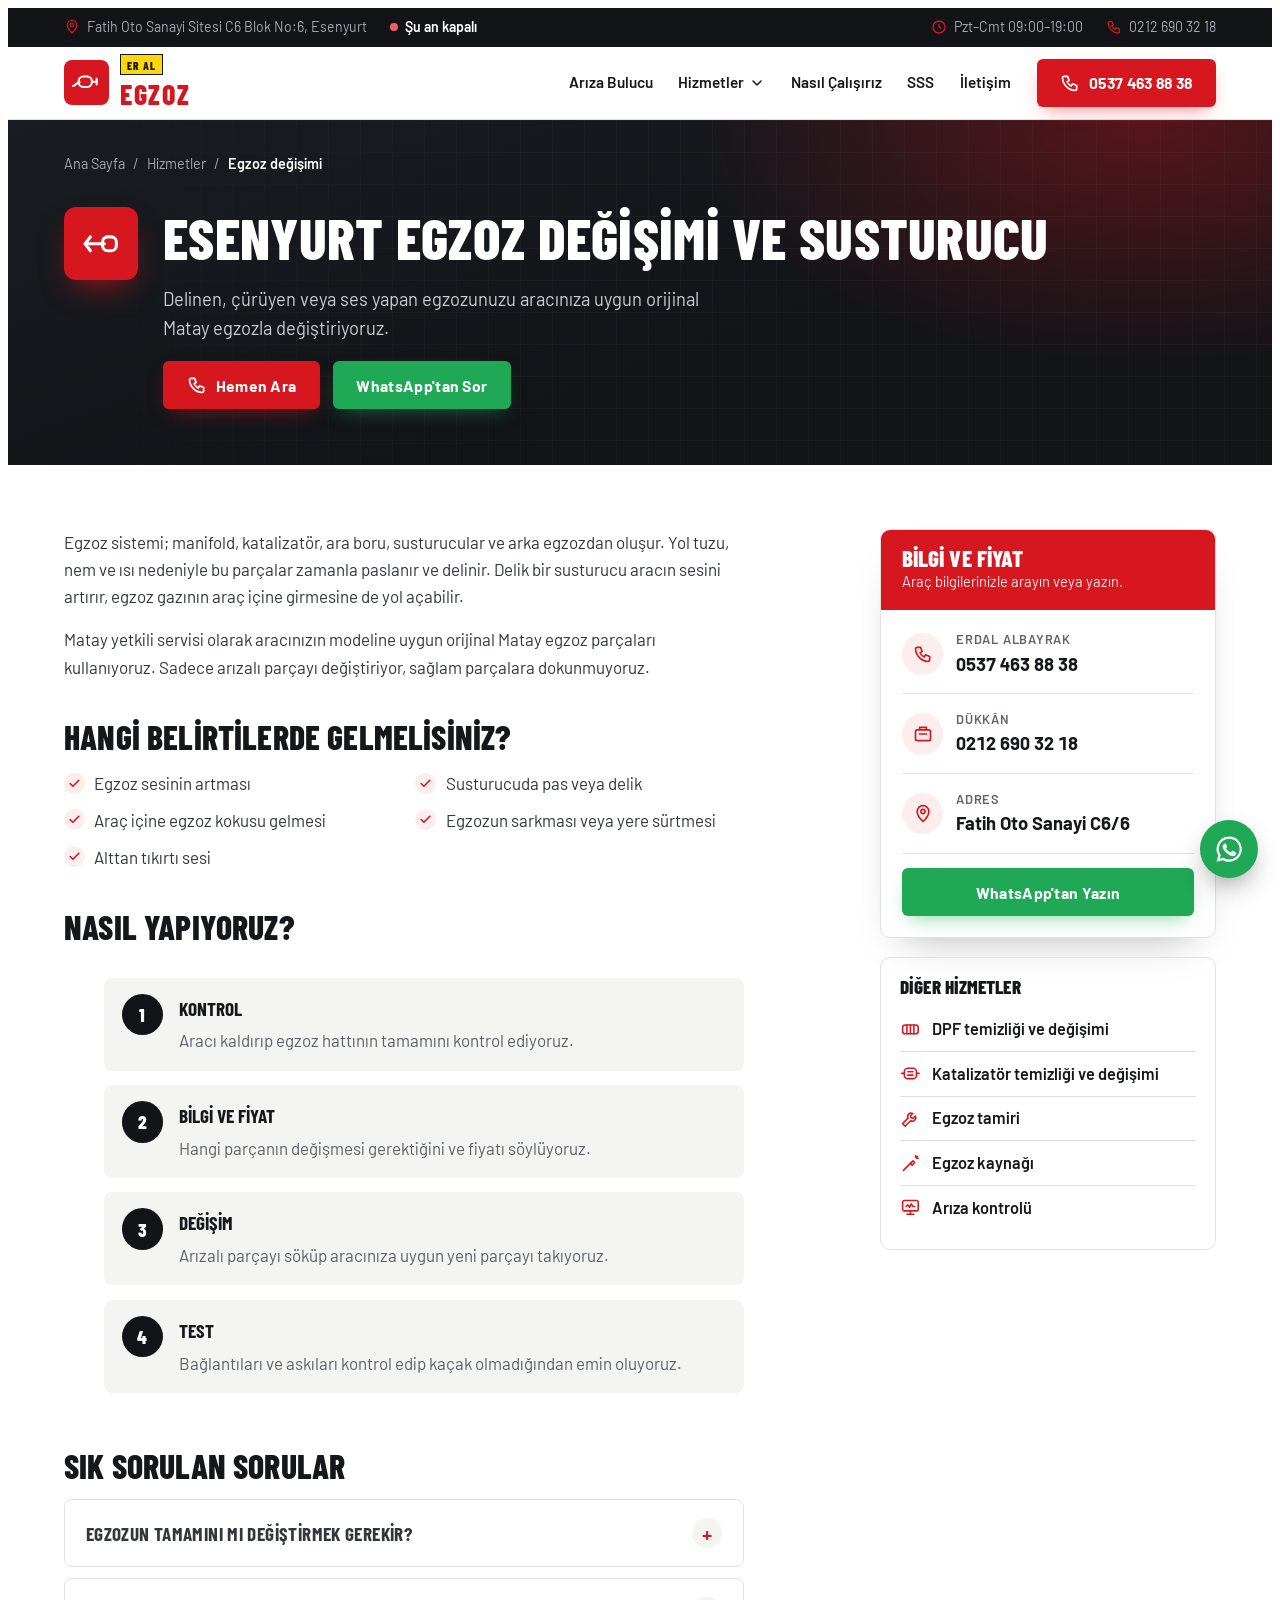
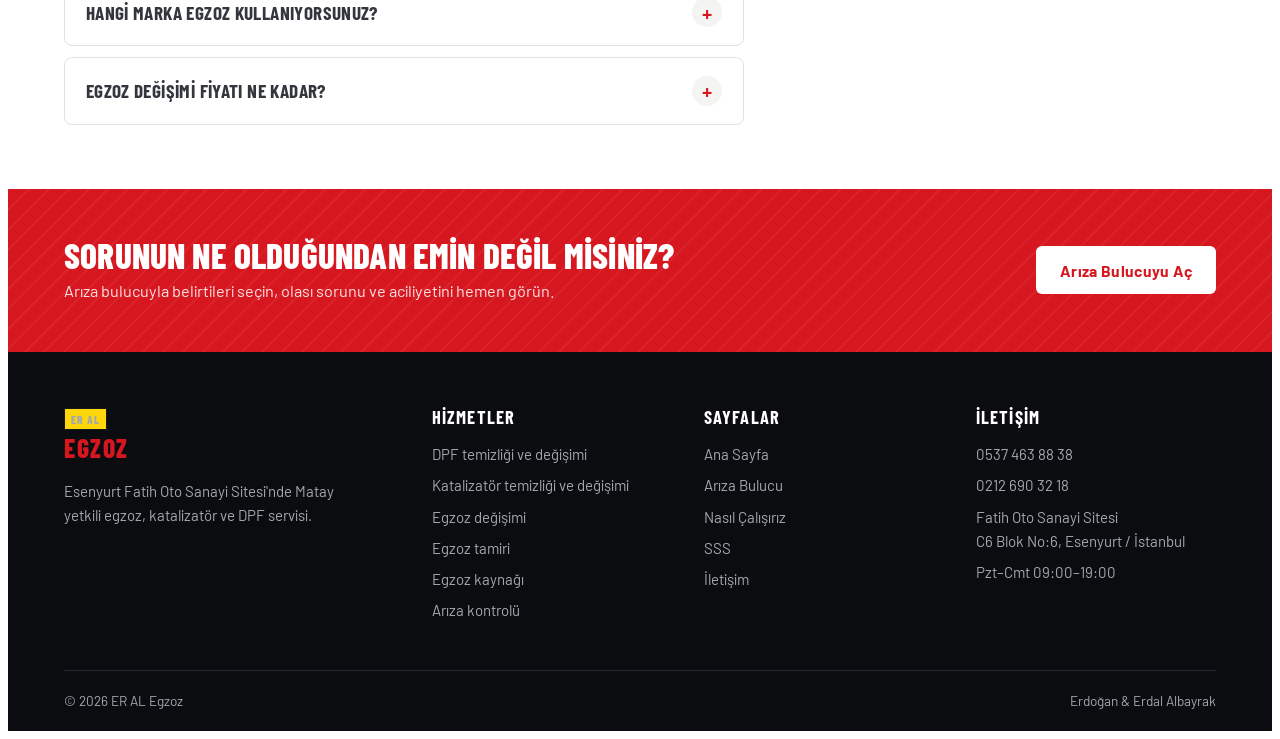
<file: hizmetler/egzoz-degisimi/index.html>
<!doctype html>
<html lang="tr">
<head>
<meta charset="utf-8">
<meta name="viewport" content="width=device-width, initial-scale=1, viewport-fit=cover">
<title>Esenyurt Egzoz Değişimi ve Susturucu | ER AL Egzoz</title>
<meta name="description" content="Esenyurt&#x27;ta egzoz değişimi: susturucu, ara boru, arka egzoz. Matay yetkili servisi, orijinal Matay egzoz. ER AL Egzoz, Fatih Oto Sanayi Sitesi C6 Blok.">
<meta name="robots" content="index, follow">
<link rel="canonical" href="https://alikaganalbayrak.github.io/eral-egzoz/hizmetler/egzoz-degisimi/">
<meta name="theme-color" content="#D7171F">
<meta name="geo.region" content="TR-34">
<meta name="geo.placename" content="Esenyurt, İstanbul">
<link rel="icon" href="../../assets/img/favicon.svg" type="image/svg+xml">
<link rel="apple-touch-icon" href="../../assets/img/apple-touch-icon.png">
<meta property="og:type" content="website">
<meta property="og:locale" content="tr_TR">
<meta property="og:site_name" content="ER AL Egzoz">
<meta property="og:title" content="Esenyurt Egzoz Değişimi ve Susturucu | ER AL Egzoz">
<meta property="og:description" content="Esenyurt&#x27;ta egzoz değişimi: susturucu, ara boru, arka egzoz. Matay yetkili servisi, orijinal Matay egzoz. ER AL Egzoz, Fatih Oto Sanayi Sitesi C6 Blok.">
<meta property="og:url" content="https://alikaganalbayrak.github.io/eral-egzoz/hizmetler/egzoz-degisimi/">
<meta property="og:image" content="https://alikaganalbayrak.github.io/eral-egzoz/assets/img/og-image.png">
<meta property="og:image:width" content="1200">
<meta property="og:image:height" content="630">
<meta name="twitter:card" content="summary_large_image">
<link rel="preconnect" href="https://fonts.googleapis.com">
<link rel="preconnect" href="https://fonts.gstatic.com" crossorigin>
<link rel="stylesheet" href="https://fonts.googleapis.com/css2?family=Barlow+Condensed:wght@500;600;700;800&family=Barlow:wght@400;500;600;700&display=swap">
<link rel="stylesheet" href="../../assets/css/style.css">
<script type="application/ld+json">
{
  "@context": "https://schema.org",
  "@type": "AutoRepair",
  "@id": "https://alikaganalbayrak.github.io/eral-egzoz/#isletme",
  "name": "ER AL Egzoz",
  "description": "Esenyurt Fatih Oto Sanayi Sitesi'nde egzoz, katalizatör ve DPF servisi. Matay yetkili servisi.",
  "url": "https://alikaganalbayrak.github.io/eral-egzoz/",
  "image": "https://alikaganalbayrak.github.io/eral-egzoz/assets/img/og-image.png",
  "logo": "https://alikaganalbayrak.github.io/eral-egzoz/assets/img/apple-touch-icon.png",
  "telephone": "+905374638838",
  "contactPoint": [
    {
      "@type": "ContactPoint",
      "telephone": "+905374638838",
      "contactType": "customer service",
      "availableLanguage": "Turkish"
    },
    {
      "@type": "ContactPoint",
      "telephone": "+902126903218",
      "contactType": "customer service",
      "availableLanguage": "Turkish"
    }
  ],
  "address": {
    "@type": "PostalAddress",
    "streetAddress": "Fatih Oto Sanayi Sitesi C6 Blok No:6",
    "addressLocality": "Esenyurt",
    "addressRegion": "İstanbul",
    "addressCountry": "TR"
  },
  "hasMap": "https://www.google.com/maps/search/?api=1&query=Fatih+Oto+Sanayi+Sitesi+C6+Blok+Esenyurt+%C4%B0stanbul",
  "areaServed": [
    {
      "@type": "Place",
      "name": "Esenyurt"
    },
    {
      "@type": "Place",
      "name": "Beylikdüzü"
    },
    {
      "@type": "Place",
      "name": "Avcılar"
    },
    {
      "@type": "Place",
      "name": "Büyükçekmece"
    },
    {
      "@type": "Place",
      "name": "Başakşehir"
    },
    {
      "@type": "Place",
      "name": "İstanbul"
    }
  ],
  "openingHoursSpecification": [
    {
      "@type": "OpeningHoursSpecification",
      "dayOfWeek": [
        "Monday",
        "Tuesday",
        "Wednesday",
        "Thursday",
        "Friday",
        "Saturday"
      ],
      "opens": "09:00",
      "closes": "19:00"
    }
  ],
  "makesOffer": [
    {
      "@type": "Offer",
      "itemOffered": {
        "@type": "Service",
        "name": "DPF temizliği ve değişimi",
        "url": "https://alikaganalbayrak.github.io/eral-egzoz/hizmetler/dpf-temizligi/"
      }
    },
    {
      "@type": "Offer",
      "itemOffered": {
        "@type": "Service",
        "name": "Katalizatör temizliği ve değişimi",
        "url": "https://alikaganalbayrak.github.io/eral-egzoz/hizmetler/katalizator/"
      }
    },
    {
      "@type": "Offer",
      "itemOffered": {
        "@type": "Service",
        "name": "Egzoz değişimi",
        "url": "https://alikaganalbayrak.github.io/eral-egzoz/hizmetler/egzoz-degisimi/"
      }
    },
    {
      "@type": "Offer",
      "itemOffered": {
        "@type": "Service",
        "name": "Egzoz tamiri",
        "url": "https://alikaganalbayrak.github.io/eral-egzoz/hizmetler/egzoz-tamiri/"
      }
    },
    {
      "@type": "Offer",
      "itemOffered": {
        "@type": "Service",
        "name": "Egzoz kaynağı",
        "url": "https://alikaganalbayrak.github.io/eral-egzoz/hizmetler/egzoz-kaynak/"
      }
    },
    {
      "@type": "Offer",
      "itemOffered": {
        "@type": "Service",
        "name": "Arıza kontrolü",
        "url": "https://alikaganalbayrak.github.io/eral-egzoz/hizmetler/ariza-kontrolu/"
      }
    }
  ]
}
</script>
<script type="application/ld+json">
{
  "@context": "https://schema.org",
  "@type": "Service",
  "name": "Esenyurt Egzoz Değişimi ve Susturucu",
  "serviceType": "Egzoz değişimi",
  "description": "Esenyurt'ta egzoz değişimi: susturucu, ara boru, arka egzoz. Matay yetkili servisi, orijinal Matay egzoz. ER AL Egzoz, Fatih Oto Sanayi Sitesi C6 Blok.",
  "url": "https://alikaganalbayrak.github.io/eral-egzoz/hizmetler/egzoz-degisimi/",
  "provider": {
    "@id": "https://alikaganalbayrak.github.io/eral-egzoz/#isletme"
  },
  "areaServed": [
    {
      "@type": "Place",
      "name": "Esenyurt"
    },
    {
      "@type": "Place",
      "name": "Beylikdüzü"
    },
    {
      "@type": "Place",
      "name": "Avcılar"
    },
    {
      "@type": "Place",
      "name": "Büyükçekmece"
    },
    {
      "@type": "Place",
      "name": "Başakşehir"
    },
    {
      "@type": "Place",
      "name": "İstanbul"
    }
  ]
}
</script>
<script type="application/ld+json">
{
  "@context": "https://schema.org",
  "@type": "BreadcrumbList",
  "itemListElement": [
    {
      "@type": "ListItem",
      "position": 1,
      "name": "Ana Sayfa",
      "item": "https://alikaganalbayrak.github.io/eral-egzoz/"
    },
    {
      "@type": "ListItem",
      "position": 2,
      "name": "Hizmetler",
      "item": "https://alikaganalbayrak.github.io/eral-egzoz/#hizmetler"
    },
    {
      "@type": "ListItem",
      "position": 3,
      "name": "Egzoz değişimi",
      "item": "https://alikaganalbayrak.github.io/eral-egzoz/hizmetler/egzoz-degisimi/"
    }
  ]
}
</script>
<script type="application/ld+json">
{
  "@context": "https://schema.org",
  "@type": "FAQPage",
  "mainEntity": [
    {
      "@type": "Question",
      "name": "Egzozun tamamını mı değiştirmek gerekir?",
      "acceptedAnswer": {
        "@type": "Answer",
        "text": "Genellikle hayır. Sadece delinen veya çürüyen parça değiştirilir. Kontrol ettikten sonra neyin değişmesi gerektiğini söylüyoruz."
      }
    },
    {
      "@type": "Question",
      "name": "Hangi marka egzoz kullanıyorsunuz?",
      "acceptedAnswer": {
        "@type": "Answer",
        "text": "Matay yetkili servisiyiz. Aracınıza uygun orijinal Matay egzoz parçaları kullanıyoruz."
      }
    },
    {
      "@type": "Question",
      "name": "Egzoz değişimi fiyatı ne kadar?",
      "acceptedAnswer": {
        "@type": "Answer",
        "text": "Aracın modeline ve değişecek parçaya göre değişir. Arayın veya WhatsApp'tan yazın."
      }
    }
  ]
}
</script>
</head>
<body>
<!-- Generated by tools/build.py. Do not edit directly; edit templates/ and tools/site_data.py instead. -->
<div class="topinfo">
  <div class="in">
    <div class="left">
      <span class="hide-sm"><svg viewBox="0 0 24 24" fill="none" stroke="currentColor" stroke-width="2" aria-hidden="true"><path d="M12 21s-7-6.3-7-12a7 7 0 0 1 14 0c0 5.7-7 12-7 12Z"/><circle cx="12" cy="9" r="2.5"/></svg>Fatih Oto Sanayi Sitesi C6 Blok No:6, Esenyurt</span>
      <span class="status" id="status"><span class="dot"></span><span id="statusText">Pzt–Cmt 09:00–19:00</span></span>
    </div>
    <div class="right">
      <span class="hide-sm"><svg viewBox="0 0 24 24" fill="none" stroke="currentColor" stroke-width="2" aria-hidden="true"><circle cx="12" cy="12" r="9"/><path d="M12 7v5l3 2"/></svg>Pzt–Cmt 09:00–19:00</span>
      <span><svg viewBox="0 0 24 24" fill="none" stroke="currentColor" stroke-width="2" aria-hidden="true"><path d="M5 4h4l2 5-2.5 1.5a11 11 0 0 0 5 5L15 13l5 2v4a2 2 0 0 1-2 2A16 16 0 0 1 3 6a2 2 0 0 1 2-2Z"/></svg>0212 690 32 18</span>
    </div>
  </div>
</div>

<nav class="navbar" aria-label="Ana menü">
  <div class="in">
    <a class="logo" href="../../" aria-label="ER AL Egzoz ana sayfa">
      <span class="logo-mark"><svg viewBox="0 0 32 32" fill="none" stroke="currentColor" stroke-width="2.2" stroke-linecap="round" stroke-linejoin="round" aria-hidden="true"><path d="M2 20c3 0 4-4 7-4"/><rect x="8" y="10" width="14" height="11" rx="5"/><path d="M22 15.5h5"/><path d="M27 12.5v6"/></svg></span>
      <span class="logo-text"><span class="tag">ER AL</span><span class="word">EGZOZ</span></span>
    </a>
    <button class="menu-btn" id="menuBtn" aria-label="Menüyü aç" aria-expanded="false" aria-controls="nav"><svg viewBox="0 0 24 24" fill="none" stroke="currentColor" stroke-width="2" stroke-linecap="round" aria-hidden="true"><path d="M4 7h16M4 12h16M4 17h16"/></svg></button>
    <div class="nav" id="nav" data-closed>
      <a href="../../#ariza">Arıza Bulucu</a>
      <div class="dd">
        <a href="../../#hizmetler" class="dd-toggle">Hizmetler<svg viewBox="0 0 24 24" fill="none" stroke="currentColor" stroke-width="2.2" stroke-linecap="round" stroke-linejoin="round" aria-hidden="true"><path d="m6 9 6 6 6-6"/></svg></a>
        <ul class="dd-menu"><li><a href="../../hizmetler/dpf-temizligi/">DPF temizliği ve değişimi</a></li><li><a href="../../hizmetler/katalizator/">Katalizatör temizliği ve değişimi</a></li><li><a href="../../hizmetler/egzoz-degisimi/">Egzoz değişimi</a></li><li><a href="../../hizmetler/egzoz-tamiri/">Egzoz tamiri</a></li><li><a href="../../hizmetler/egzoz-kaynak/">Egzoz kaynağı</a></li><li><a href="../../hizmetler/ariza-kontrolu/">Arıza kontrolü</a></li></ul>
      </div>
      <a href="../../#surec">Nasıl Çalışırız</a>
      <a href="../../#sss">SSS</a>
      <a href="../../#iletisim">İletişim</a>
      <a class="btn red" href="tel:+905374638838"><svg class="i" viewBox="0 0 24 24" fill="none" stroke="currentColor" stroke-width="2" aria-hidden="true"><path d="M5 4h4l2 5-2.5 1.5a11 11 0 0 0 5 5L15 13l5 2v4a2 2 0 0 1-2 2A16 16 0 0 1 3 6a2 2 0 0 1 2-2Z"/></svg>0537 463 88 38</a>
    </div>
  </div>
</nav>

<main id="icerik">
<header class="page-hero">
  <div class="in">
    <nav class="crumbs" aria-label="Sayfa yolu"><a href="../../">Ana Sayfa</a><span aria-hidden="true">/</span><a href="../../#hizmetler">Hizmetler</a><span aria-hidden="true">/</span><span aria-current="page">Egzoz değişimi</span></nav>
    <div class="page-hero-row">
      <div class="page-ico"><svg viewBox="0 0 24 24" fill="none" stroke="currentColor" stroke-width="1.8" stroke-linecap="round" stroke-linejoin="round" aria-hidden="true"><path d="M3 12h11"/><rect x="13" y="8" width="8" height="8" rx="3"/><path d="M6 8 3 12l3 4"/></svg></div>
      <div class="page-hero-text">
        <h1>Esenyurt Egzoz Değişimi ve Susturucu</h1>
        <p class="lead">Delinen, çürüyen veya ses yapan egzozunuzu aracınıza uygun orijinal Matay egzozla değiştiriyoruz.</p>
        <div class="ctas">
          <a class="btn red" href="tel:+905374638838"><svg class="i" viewBox="0 0 24 24" fill="none" stroke="currentColor" stroke-width="2" aria-hidden="true"><path d="M5 4h4l2 5-2.5 1.5a11 11 0 0 0 5 5L15 13l5 2v4a2 2 0 0 1-2 2A16 16 0 0 1 3 6a2 2 0 0 1 2-2Z"/></svg>Hemen Ara</a>
          <a class="btn wa" href="https://wa.me/905374638838?text=Merhaba%2C%20egzoz%20de%C4%9Fi%C5%9Fimi%20hakk%C4%B1nda%20bilgi%20almak%20istiyorum." target="_blank" rel="noopener">WhatsApp'tan Sor</a>
        </div>
      </div>
    </div>
  </div>
</header>

<section class="page-body">
  <div class="in page-grid">
    <article class="prose">
      <p>Egzoz sistemi; manifold, katalizatör, ara boru, susturucular ve arka egzozdan oluşur. Yol tuzu, nem ve ısı nedeniyle bu parçalar zamanla paslanır ve delinir. Delik bir susturucu aracın sesini artırır, egzoz gazının araç içine girmesine de yol açabilir.</p>
      <p>Matay yetkili servisi olarak aracınızın modeline uygun orijinal Matay egzoz parçaları kullanıyoruz. Sadece arızalı parçayı değiştiriyor, sağlam parçalara dokunmuyoruz.</p>

      <h2>Hangi belirtilerde gelmelisiniz?</h2>
      <ul class="checks"><li>Egzoz sesinin artması</li><li>Susturucuda pas veya delik</li><li>Araç içine egzoz kokusu gelmesi</li><li>Egzozun sarkması veya yere sürtmesi</li><li>Alttan tıkırtı sesi</li></ul>

      <h2>Nasıl yapıyoruz?</h2>
      <ol class="mini-steps"><li><b>Kontrol</b><span>Aracı kaldırıp egzoz hattının tamamını kontrol ediyoruz.</span></li><li><b>Bilgi ve fiyat</b><span>Hangi parçanın değişmesi gerektiğini ve fiyatı söylüyoruz.</span></li><li><b>Değişim</b><span>Arızalı parçayı söküp aracınıza uygun yeni parçayı takıyoruz.</span></li><li><b>Test</b><span>Bağlantıları ve askıları kontrol edip kaçak olmadığından emin oluyoruz.</span></li></ol>

      <h2>Sık sorulan sorular</h2>
      <div class="faq faq-left"><details><summary>Egzozun tamamını mı değiştirmek gerekir?</summary><p>Genellikle hayır. Sadece delinen veya çürüyen parça değiştirilir. Kontrol ettikten sonra neyin değişmesi gerektiğini söylüyoruz.</p></details><details><summary>Hangi marka egzoz kullanıyorsunuz?</summary><p>Matay yetkili servisiyiz. Aracınıza uygun orijinal Matay egzoz parçaları kullanıyoruz.</p></details><details><summary>Egzoz değişimi fiyatı ne kadar?</summary><p>Aracın modeline ve değişecek parçaya göre değişir. Arayın veya WhatsApp&#x27;tan yazın.</p></details></div>
    </article>

    <aside class="sidebar">
      <div class="quick">
        <div class="quick-head"><h3>Bilgi ve fiyat</h3><p>Araç bilgilerinizle arayın veya yazın.</p></div>
        <div class="quick-body">
          <a class="qrow" href="tel:+905374638838"><span class="qicon"><svg class="i" viewBox="0 0 24 24" fill="none" stroke="currentColor" stroke-width="2" aria-hidden="true"><path d="M5 4h4l2 5-2.5 1.5a11 11 0 0 0 5 5L15 13l5 2v4a2 2 0 0 1-2 2A16 16 0 0 1 3 6a2 2 0 0 1 2-2Z"/></svg></span><span><small>Erdal Albayrak</small><b>0537 463 88 38</b></span></a>
          <a class="qrow" href="tel:+902126903218"><span class="qicon"><svg class="i" viewBox="0 0 24 24" fill="none" stroke="currentColor" stroke-width="2" aria-hidden="true"><rect x="3" y="7" width="18" height="13" rx="2"/><path d="M8 7V4h8v3M7 12h10"/></svg></span><span><small>Dükkân</small><b>0212 690 32 18</b></span></a>
          <a class="qrow" href="https://www.google.com/maps/search/?api=1&amp;query=Fatih+Oto+Sanayi+Sitesi+C6+Blok+Esenyurt+%C4%B0stanbul" target="_blank" rel="noopener"><span class="qicon"><svg class="i" viewBox="0 0 24 24" fill="none" stroke="currentColor" stroke-width="2" aria-hidden="true"><path d="M12 21s-7-6.3-7-12a7 7 0 0 1 14 0c0 5.7-7 12-7 12Z"/><circle cx="12" cy="9" r="2.5"/></svg></span><span><small>Adres</small><b>Fatih Oto Sanayi C6/6</b></span></a>
          <a class="btn wa" href="https://wa.me/905374638838?text=Merhaba%2C%20egzoz%20de%C4%9Fi%C5%9Fimi%20hakk%C4%B1nda%20bilgi%20almak%20istiyorum." target="_blank" rel="noopener">WhatsApp'tan Yazın</a>
        </div>
      </div>
      <div class="side-list">
        <h3>Diğer hizmetler</h3>
        <ul><li><a href="../../hizmetler/dpf-temizligi/"><svg viewBox="0 0 24 24" fill="none" stroke="currentColor" stroke-width="1.8" stroke-linecap="round" stroke-linejoin="round" aria-hidden="true"><rect x="3" y="7" width="18" height="10" rx="3"/><path d="M8 7v10M12 7v10M16 7v10"/></svg><span>DPF temizliği ve değişimi</span></a></li><li><a href="../../hizmetler/katalizator/"><svg viewBox="0 0 24 24" fill="none" stroke="currentColor" stroke-width="1.8" stroke-linecap="round" stroke-linejoin="round" aria-hidden="true"><rect x="5" y="6" width="14" height="12" rx="4"/><path d="M2 12h3M19 12h3M9 10h6M9 14h6"/></svg><span>Katalizatör temizliği ve değişimi</span></a></li><li><a href="../../hizmetler/egzoz-tamiri/"><svg viewBox="0 0 24 24" fill="none" stroke="currentColor" stroke-width="1.8" stroke-linecap="round" stroke-linejoin="round" aria-hidden="true"><path d="M14.7 6.3a4 4 0 0 0-5.4 5.4L3 18l3 3 6.3-6.3a4 4 0 0 0 5.4-5.4l-2.6 2.6-2.4-.6-.6-2.4 2.6-2.6Z"/></svg><span>Egzoz tamiri</span></a></li><li><a href="../../hizmetler/egzoz-kaynak/"><svg viewBox="0 0 24 24" fill="none" stroke="currentColor" stroke-width="1.8" stroke-linecap="round" stroke-linejoin="round" aria-hidden="true"><path d="m4 20 8-8"/><path d="m12 12 3-3 2 2-3 3z"/><path d="M18 3v2M21 6h-2M20 4l-1.2 1.2"/></svg><span>Egzoz kaynağı</span></a></li><li><a href="../../hizmetler/ariza-kontrolu/"><svg viewBox="0 0 24 24" fill="none" stroke="currentColor" stroke-width="1.8" stroke-linecap="round" stroke-linejoin="round" aria-hidden="true"><rect x="3" y="4" width="18" height="12" rx="2"/><path d="M8 20h8M12 16v4"/><path d="m7 11 2-2 2 3 2-4 2 3h2"/></svg><span>Arıza kontrolü</span></a></li></ul>
      </div>
    </aside>
  </div>
</section>

<section class="cta-band">
  <div class="in">
    <div>
      <h2>Sorunun ne olduğundan emin değil misiniz?</h2>
      <p>Arıza bulucuyla belirtileri seçin, olası sorunu ve aciliyetini hemen görün.</p>
    </div>
    <a class="btn white" href="../../#ariza">Arıza Bulucuyu Aç</a>
  </div>
</section>

</main>
<footer>
  <div class="in">
    <div class="foot">
      <div class="foot-about">
        <span class="logo-text"><span class="tag">ER AL</span><span class="word">EGZOZ</span></span>
        <p>Esenyurt Fatih Oto Sanayi Sitesi'nde Matay yetkili egzoz, katalizatör ve DPF servisi.</p>
      </div>
      <div><h4>Hizmetler</h4><ul><li><a href="../../hizmetler/dpf-temizligi/">DPF temizliği ve değişimi</a></li><li><a href="../../hizmetler/katalizator/">Katalizatör temizliği ve değişimi</a></li><li><a href="../../hizmetler/egzoz-degisimi/">Egzoz değişimi</a></li><li><a href="../../hizmetler/egzoz-tamiri/">Egzoz tamiri</a></li><li><a href="../../hizmetler/egzoz-kaynak/">Egzoz kaynağı</a></li><li><a href="../../hizmetler/ariza-kontrolu/">Arıza kontrolü</a></li></ul></div>
      <div><h4>Sayfalar</h4><ul><li><a href="../../">Ana Sayfa</a></li><li><a href="../../#ariza">Arıza Bulucu</a></li><li><a href="../../#surec">Nasıl Çalışırız</a></li><li><a href="../../#sss">SSS</a></li><li><a href="../../#iletisim">İletişim</a></li></ul></div>
      <div><h4>İletişim</h4><ul><li><a href="tel:+905374638838">0537 463 88 38</a></li><li><a href="tel:+902126903218">0212 690 32 18</a></li><li><a href="https://www.google.com/maps/search/?api=1&amp;query=Fatih+Oto+Sanayi+Sitesi+C6+Blok+Esenyurt+%C4%B0stanbul" target="_blank" rel="noopener">Fatih Oto Sanayi Sitesi<br>C6 Blok No:6, Esenyurt / İstanbul</a></li><li>Pzt–Cmt 09:00–19:00</li></ul></div>
    </div>
    <div class="foot-bottom"><span>© <span id="yr">2026</span> ER AL Egzoz</span><span>Erdoğan &amp; Erdal Albayrak</span></div>
  </div>
</footer>

<a class="float-wa" data-wa href="#" target="_blank" rel="noopener" aria-label="WhatsApp'tan yazın"><svg viewBox="0 0 24 24" fill="currentColor" aria-hidden="true"><path d="M12 2a10 10 0 0 0-8.6 15.1L2 22l5-1.3A10 10 0 1 0 12 2Zm0 18.2a8.2 8.2 0 0 1-4.2-1.2l-.3-.2-3 .8.8-2.9-.2-.3A8.2 8.2 0 1 1 12 20.2Zm4.5-6.1c-.2-.1-1.5-.7-1.7-.8s-.4-.1-.6.1-.7.8-.8 1-.3.2-.5.1a6.7 6.7 0 0 1-3.3-2.9c-.2-.4.2-.4.7-1.3a.5.5 0 0 0 0-.5l-.8-1.8c-.2-.5-.4-.4-.6-.4h-.5a1 1 0 0 0-.7.3 3 3 0 0 0-.9 2.2 5.2 5.2 0 0 0 1.1 2.7 11.8 11.8 0 0 0 4.5 4c1.7.7 2.3.8 3.2.6a2.7 2.7 0 0 0 1.8-1.2 2.2 2.2 0 0 0 .1-1.3c0-.1-.2-.2-.5-.3Z"/></svg></a>
<div class="dock">
  <a class="btn wa" data-wa href="#" target="_blank" rel="noopener">WhatsApp</a>
  <a class="btn red" href="tel:+905374638838">Hemen Ara</a>
</div>

<script src="../../assets/js/main.js" defer></script>
</body>
</html>
</file>
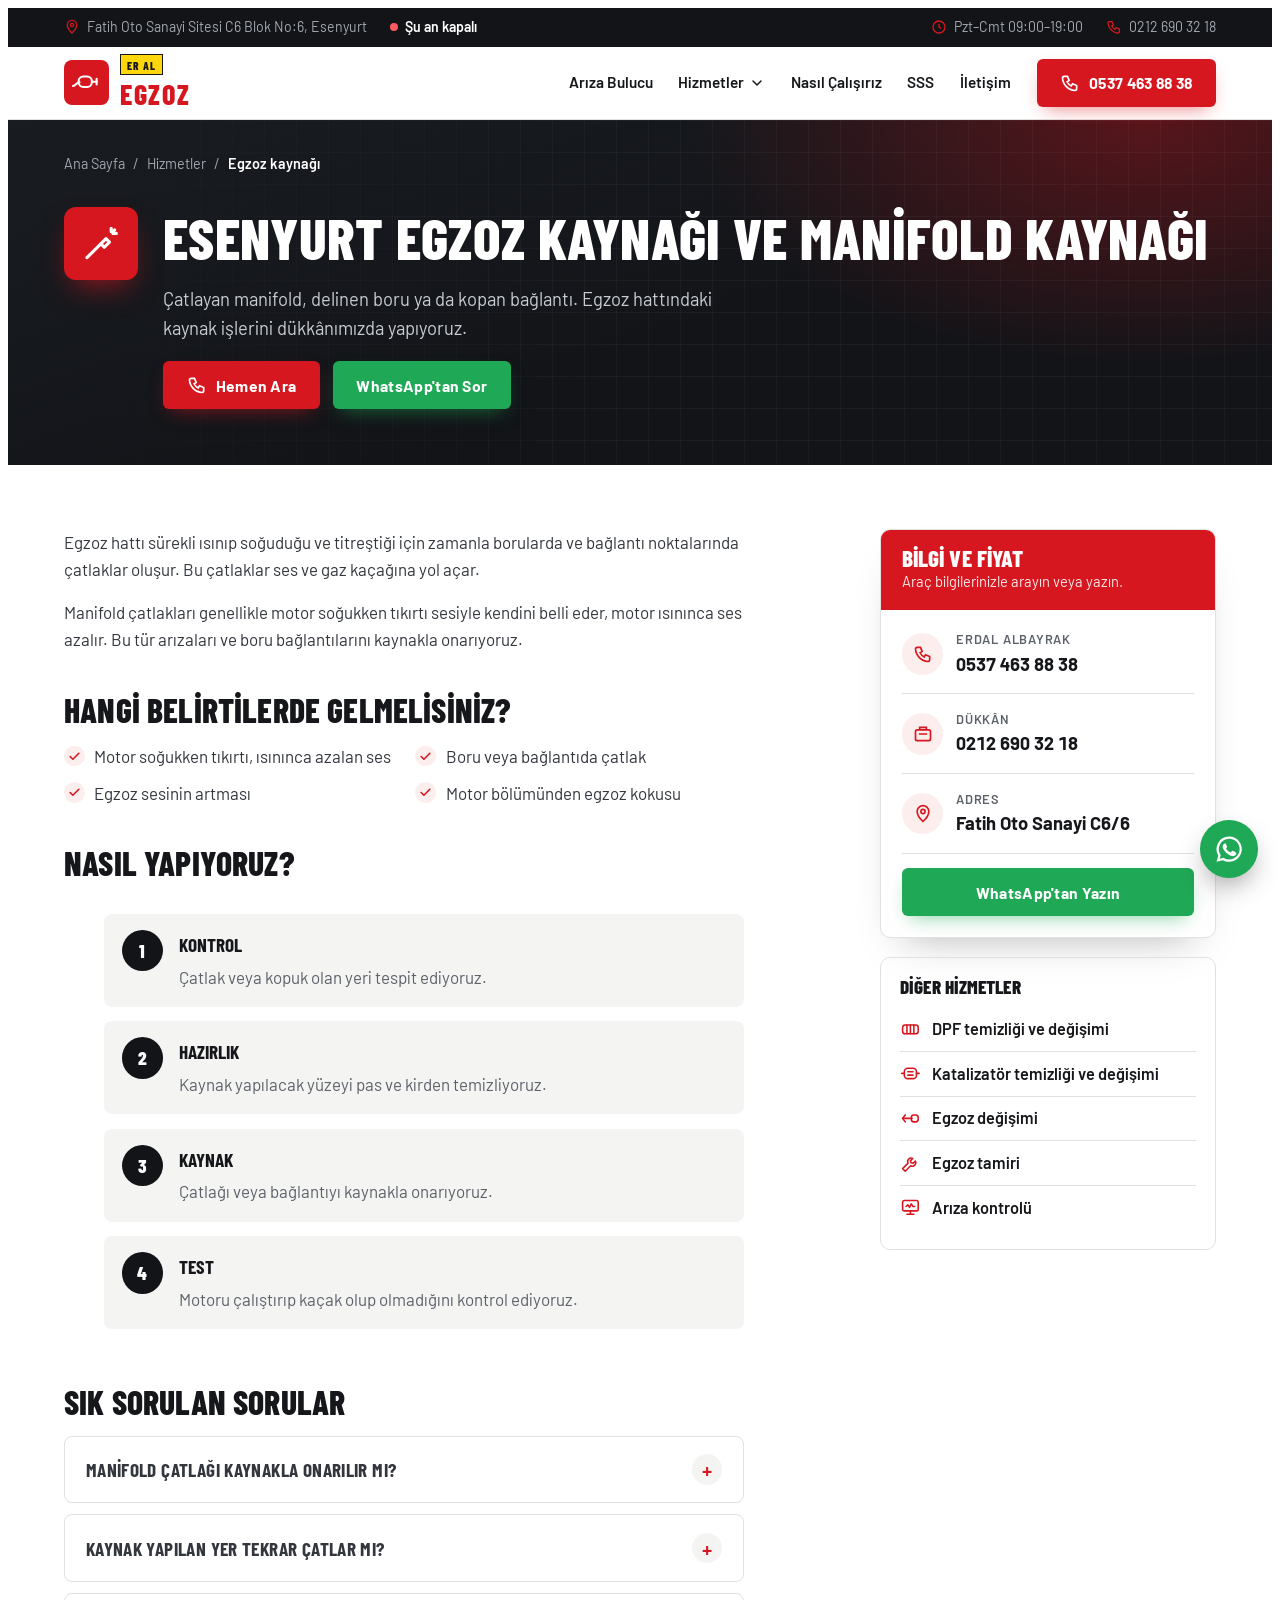
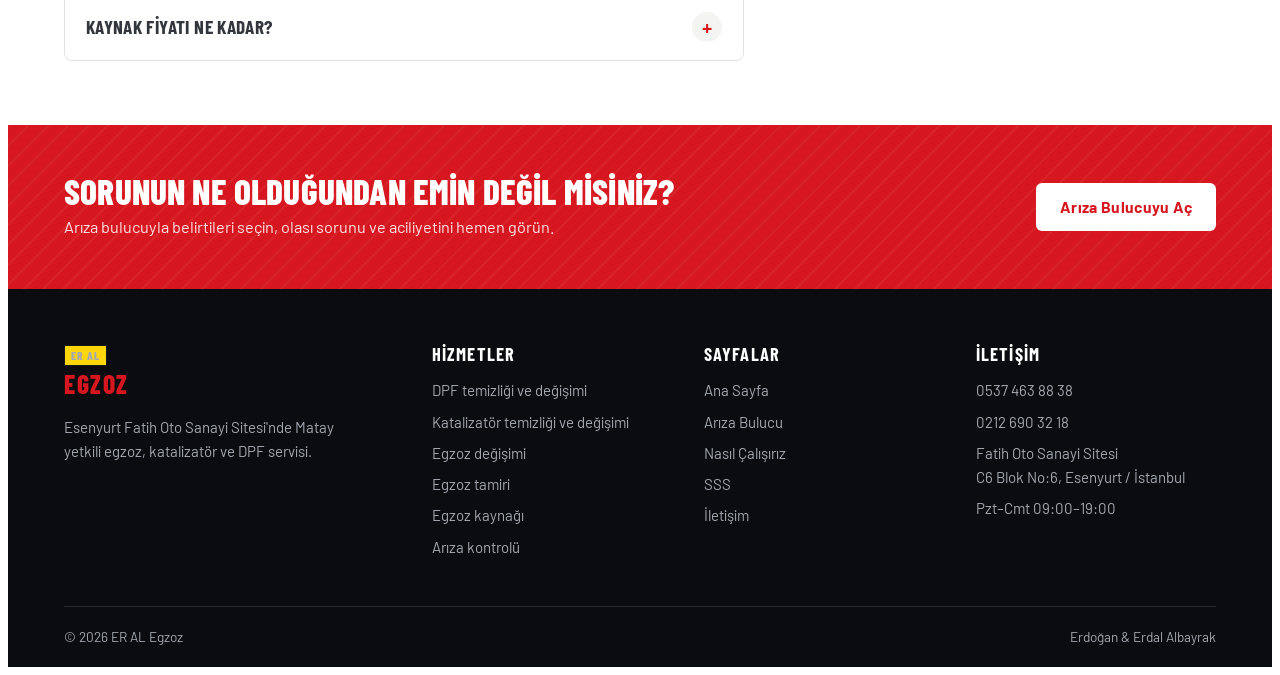
<file: hizmetler/egzoz-kaynak/index.html>
<!doctype html>
<html lang="tr">
<head>
<meta charset="utf-8">
<meta name="viewport" content="width=device-width, initial-scale=1, viewport-fit=cover">
<title>Esenyurt Egzoz Kaynağı ve Manifold Kaynağı | ER AL Egzoz</title>
<meta name="description" content="Esenyurt&#x27;ta egzoz kaynağı: egzoz borusu, manifold çatlağı ve bağlantı noktaları. ER AL Egzoz, Fatih Oto Sanayi Sitesi C6 Blok No:6.">
<meta name="robots" content="index, follow">
<link rel="canonical" href="https://alikaganalbayrak.github.io/eral-egzoz/hizmetler/egzoz-kaynak/">
<meta name="theme-color" content="#D7171F">
<meta name="geo.region" content="TR-34">
<meta name="geo.placename" content="Esenyurt, İstanbul">
<link rel="icon" href="../../assets/img/favicon.svg" type="image/svg+xml">
<link rel="apple-touch-icon" href="../../assets/img/apple-touch-icon.png">
<meta property="og:type" content="website">
<meta property="og:locale" content="tr_TR">
<meta property="og:site_name" content="ER AL Egzoz">
<meta property="og:title" content="Esenyurt Egzoz Kaynağı ve Manifold Kaynağı | ER AL Egzoz">
<meta property="og:description" content="Esenyurt&#x27;ta egzoz kaynağı: egzoz borusu, manifold çatlağı ve bağlantı noktaları. ER AL Egzoz, Fatih Oto Sanayi Sitesi C6 Blok No:6.">
<meta property="og:url" content="https://alikaganalbayrak.github.io/eral-egzoz/hizmetler/egzoz-kaynak/">
<meta property="og:image" content="https://alikaganalbayrak.github.io/eral-egzoz/assets/img/og-image.png">
<meta property="og:image:width" content="1200">
<meta property="og:image:height" content="630">
<meta name="twitter:card" content="summary_large_image">
<link rel="preconnect" href="https://fonts.googleapis.com">
<link rel="preconnect" href="https://fonts.gstatic.com" crossorigin>
<link rel="stylesheet" href="https://fonts.googleapis.com/css2?family=Barlow+Condensed:wght@500;600;700;800&family=Barlow:wght@400;500;600;700&display=swap">
<link rel="stylesheet" href="../../assets/css/style.css">
<script type="application/ld+json">
{
  "@context": "https://schema.org",
  "@type": "AutoRepair",
  "@id": "https://alikaganalbayrak.github.io/eral-egzoz/#isletme",
  "name": "ER AL Egzoz",
  "description": "Esenyurt Fatih Oto Sanayi Sitesi'nde egzoz, katalizatör ve DPF servisi. Matay yetkili servisi.",
  "url": "https://alikaganalbayrak.github.io/eral-egzoz/",
  "image": "https://alikaganalbayrak.github.io/eral-egzoz/assets/img/og-image.png",
  "logo": "https://alikaganalbayrak.github.io/eral-egzoz/assets/img/apple-touch-icon.png",
  "telephone": "+905374638838",
  "contactPoint": [
    {
      "@type": "ContactPoint",
      "telephone": "+905374638838",
      "contactType": "customer service",
      "availableLanguage": "Turkish"
    },
    {
      "@type": "ContactPoint",
      "telephone": "+902126903218",
      "contactType": "customer service",
      "availableLanguage": "Turkish"
    }
  ],
  "address": {
    "@type": "PostalAddress",
    "streetAddress": "Fatih Oto Sanayi Sitesi C6 Blok No:6",
    "addressLocality": "Esenyurt",
    "addressRegion": "İstanbul",
    "addressCountry": "TR"
  },
  "hasMap": "https://www.google.com/maps/search/?api=1&query=Fatih+Oto+Sanayi+Sitesi+C6+Blok+Esenyurt+%C4%B0stanbul",
  "areaServed": [
    {
      "@type": "Place",
      "name": "Esenyurt"
    },
    {
      "@type": "Place",
      "name": "Beylikdüzü"
    },
    {
      "@type": "Place",
      "name": "Avcılar"
    },
    {
      "@type": "Place",
      "name": "Büyükçekmece"
    },
    {
      "@type": "Place",
      "name": "Başakşehir"
    },
    {
      "@type": "Place",
      "name": "İstanbul"
    }
  ],
  "openingHoursSpecification": [
    {
      "@type": "OpeningHoursSpecification",
      "dayOfWeek": [
        "Monday",
        "Tuesday",
        "Wednesday",
        "Thursday",
        "Friday",
        "Saturday"
      ],
      "opens": "09:00",
      "closes": "19:00"
    }
  ],
  "makesOffer": [
    {
      "@type": "Offer",
      "itemOffered": {
        "@type": "Service",
        "name": "DPF temizliği ve değişimi",
        "url": "https://alikaganalbayrak.github.io/eral-egzoz/hizmetler/dpf-temizligi/"
      }
    },
    {
      "@type": "Offer",
      "itemOffered": {
        "@type": "Service",
        "name": "Katalizatör temizliği ve değişimi",
        "url": "https://alikaganalbayrak.github.io/eral-egzoz/hizmetler/katalizator/"
      }
    },
    {
      "@type": "Offer",
      "itemOffered": {
        "@type": "Service",
        "name": "Egzoz değişimi",
        "url": "https://alikaganalbayrak.github.io/eral-egzoz/hizmetler/egzoz-degisimi/"
      }
    },
    {
      "@type": "Offer",
      "itemOffered": {
        "@type": "Service",
        "name": "Egzoz tamiri",
        "url": "https://alikaganalbayrak.github.io/eral-egzoz/hizmetler/egzoz-tamiri/"
      }
    },
    {
      "@type": "Offer",
      "itemOffered": {
        "@type": "Service",
        "name": "Egzoz kaynağı",
        "url": "https://alikaganalbayrak.github.io/eral-egzoz/hizmetler/egzoz-kaynak/"
      }
    },
    {
      "@type": "Offer",
      "itemOffered": {
        "@type": "Service",
        "name": "Arıza kontrolü",
        "url": "https://alikaganalbayrak.github.io/eral-egzoz/hizmetler/ariza-kontrolu/"
      }
    }
  ]
}
</script>
<script type="application/ld+json">
{
  "@context": "https://schema.org",
  "@type": "Service",
  "name": "Esenyurt Egzoz Kaynağı ve Manifold Kaynağı",
  "serviceType": "Egzoz kaynağı",
  "description": "Esenyurt'ta egzoz kaynağı: egzoz borusu, manifold çatlağı ve bağlantı noktaları. ER AL Egzoz, Fatih Oto Sanayi Sitesi C6 Blok No:6.",
  "url": "https://alikaganalbayrak.github.io/eral-egzoz/hizmetler/egzoz-kaynak/",
  "provider": {
    "@id": "https://alikaganalbayrak.github.io/eral-egzoz/#isletme"
  },
  "areaServed": [
    {
      "@type": "Place",
      "name": "Esenyurt"
    },
    {
      "@type": "Place",
      "name": "Beylikdüzü"
    },
    {
      "@type": "Place",
      "name": "Avcılar"
    },
    {
      "@type": "Place",
      "name": "Büyükçekmece"
    },
    {
      "@type": "Place",
      "name": "Başakşehir"
    },
    {
      "@type": "Place",
      "name": "İstanbul"
    }
  ]
}
</script>
<script type="application/ld+json">
{
  "@context": "https://schema.org",
  "@type": "BreadcrumbList",
  "itemListElement": [
    {
      "@type": "ListItem",
      "position": 1,
      "name": "Ana Sayfa",
      "item": "https://alikaganalbayrak.github.io/eral-egzoz/"
    },
    {
      "@type": "ListItem",
      "position": 2,
      "name": "Hizmetler",
      "item": "https://alikaganalbayrak.github.io/eral-egzoz/#hizmetler"
    },
    {
      "@type": "ListItem",
      "position": 3,
      "name": "Egzoz kaynağı",
      "item": "https://alikaganalbayrak.github.io/eral-egzoz/hizmetler/egzoz-kaynak/"
    }
  ]
}
</script>
<script type="application/ld+json">
{
  "@context": "https://schema.org",
  "@type": "FAQPage",
  "mainEntity": [
    {
      "@type": "Question",
      "name": "Manifold çatlağı kaynakla onarılır mı?",
      "acceptedAnswer": {
        "@type": "Answer",
        "text": "Çatlağın yerine ve büyüklüğüne bağlıdır. Çoğu durumda kaynakla onarılabilir. Kontrol ettikten sonra söylüyoruz."
      }
    },
    {
      "@type": "Question",
      "name": "Kaynak yapılan yer tekrar çatlar mı?",
      "acceptedAnswer": {
        "@type": "Answer",
        "text": "Doğru yapılan kaynak uzun süre dayanır. Parça çok çürümüşse kaynak yerine değişim öneriyoruz."
      }
    },
    {
      "@type": "Question",
      "name": "Kaynak fiyatı ne kadar?",
      "acceptedAnswer": {
        "@type": "Answer",
        "text": "İşin büyüklüğüne göre değişir. Arayın veya fotoğraf çekip WhatsApp'tan gönderin."
      }
    }
  ]
}
</script>
</head>
<body>
<!-- Generated by tools/build.py. Do not edit directly; edit templates/ and tools/site_data.py instead. -->
<div class="topinfo">
  <div class="in">
    <div class="left">
      <span class="hide-sm"><svg viewBox="0 0 24 24" fill="none" stroke="currentColor" stroke-width="2" aria-hidden="true"><path d="M12 21s-7-6.3-7-12a7 7 0 0 1 14 0c0 5.7-7 12-7 12Z"/><circle cx="12" cy="9" r="2.5"/></svg>Fatih Oto Sanayi Sitesi C6 Blok No:6, Esenyurt</span>
      <span class="status" id="status"><span class="dot"></span><span id="statusText">Pzt–Cmt 09:00–19:00</span></span>
    </div>
    <div class="right">
      <span class="hide-sm"><svg viewBox="0 0 24 24" fill="none" stroke="currentColor" stroke-width="2" aria-hidden="true"><circle cx="12" cy="12" r="9"/><path d="M12 7v5l3 2"/></svg>Pzt–Cmt 09:00–19:00</span>
      <span><svg viewBox="0 0 24 24" fill="none" stroke="currentColor" stroke-width="2" aria-hidden="true"><path d="M5 4h4l2 5-2.5 1.5a11 11 0 0 0 5 5L15 13l5 2v4a2 2 0 0 1-2 2A16 16 0 0 1 3 6a2 2 0 0 1 2-2Z"/></svg>0212 690 32 18</span>
    </div>
  </div>
</div>

<nav class="navbar" aria-label="Ana menü">
  <div class="in">
    <a class="logo" href="../../" aria-label="ER AL Egzoz ana sayfa">
      <span class="logo-mark"><svg viewBox="0 0 32 32" fill="none" stroke="currentColor" stroke-width="2.2" stroke-linecap="round" stroke-linejoin="round" aria-hidden="true"><path d="M2 20c3 0 4-4 7-4"/><rect x="8" y="10" width="14" height="11" rx="5"/><path d="M22 15.5h5"/><path d="M27 12.5v6"/></svg></span>
      <span class="logo-text"><span class="tag">ER AL</span><span class="word">EGZOZ</span></span>
    </a>
    <button class="menu-btn" id="menuBtn" aria-label="Menüyü aç" aria-expanded="false" aria-controls="nav"><svg viewBox="0 0 24 24" fill="none" stroke="currentColor" stroke-width="2" stroke-linecap="round" aria-hidden="true"><path d="M4 7h16M4 12h16M4 17h16"/></svg></button>
    <div class="nav" id="nav" data-closed>
      <a href="../../#ariza">Arıza Bulucu</a>
      <div class="dd">
        <a href="../../#hizmetler" class="dd-toggle">Hizmetler<svg viewBox="0 0 24 24" fill="none" stroke="currentColor" stroke-width="2.2" stroke-linecap="round" stroke-linejoin="round" aria-hidden="true"><path d="m6 9 6 6 6-6"/></svg></a>
        <ul class="dd-menu"><li><a href="../../hizmetler/dpf-temizligi/">DPF temizliği ve değişimi</a></li><li><a href="../../hizmetler/katalizator/">Katalizatör temizliği ve değişimi</a></li><li><a href="../../hizmetler/egzoz-degisimi/">Egzoz değişimi</a></li><li><a href="../../hizmetler/egzoz-tamiri/">Egzoz tamiri</a></li><li><a href="../../hizmetler/egzoz-kaynak/">Egzoz kaynağı</a></li><li><a href="../../hizmetler/ariza-kontrolu/">Arıza kontrolü</a></li></ul>
      </div>
      <a href="../../#surec">Nasıl Çalışırız</a>
      <a href="../../#sss">SSS</a>
      <a href="../../#iletisim">İletişim</a>
      <a class="btn red" href="tel:+905374638838"><svg class="i" viewBox="0 0 24 24" fill="none" stroke="currentColor" stroke-width="2" aria-hidden="true"><path d="M5 4h4l2 5-2.5 1.5a11 11 0 0 0 5 5L15 13l5 2v4a2 2 0 0 1-2 2A16 16 0 0 1 3 6a2 2 0 0 1 2-2Z"/></svg>0537 463 88 38</a>
    </div>
  </div>
</nav>

<main id="icerik">
<header class="page-hero">
  <div class="in">
    <nav class="crumbs" aria-label="Sayfa yolu"><a href="../../">Ana Sayfa</a><span aria-hidden="true">/</span><a href="../../#hizmetler">Hizmetler</a><span aria-hidden="true">/</span><span aria-current="page">Egzoz kaynağı</span></nav>
    <div class="page-hero-row">
      <div class="page-ico"><svg viewBox="0 0 24 24" fill="none" stroke="currentColor" stroke-width="1.8" stroke-linecap="round" stroke-linejoin="round" aria-hidden="true"><path d="m4 20 8-8"/><path d="m12 12 3-3 2 2-3 3z"/><path d="M18 3v2M21 6h-2M20 4l-1.2 1.2"/></svg></div>
      <div class="page-hero-text">
        <h1>Esenyurt Egzoz Kaynağı ve Manifold Kaynağı</h1>
        <p class="lead">Çatlayan manifold, delinen boru ya da kopan bağlantı. Egzoz hattındaki kaynak işlerini dükkânımızda yapıyoruz.</p>
        <div class="ctas">
          <a class="btn red" href="tel:+905374638838"><svg class="i" viewBox="0 0 24 24" fill="none" stroke="currentColor" stroke-width="2" aria-hidden="true"><path d="M5 4h4l2 5-2.5 1.5a11 11 0 0 0 5 5L15 13l5 2v4a2 2 0 0 1-2 2A16 16 0 0 1 3 6a2 2 0 0 1 2-2Z"/></svg>Hemen Ara</a>
          <a class="btn wa" href="https://wa.me/905374638838?text=Merhaba%2C%20egzoz%20kayna%C4%9F%C4%B1%20hakk%C4%B1nda%20bilgi%20almak%20istiyorum." target="_blank" rel="noopener">WhatsApp'tan Sor</a>
        </div>
      </div>
    </div>
  </div>
</header>

<section class="page-body">
  <div class="in page-grid">
    <article class="prose">
      <p>Egzoz hattı sürekli ısınıp soğuduğu ve titreştiği için zamanla borularda ve bağlantı noktalarında çatlaklar oluşur. Bu çatlaklar ses ve gaz kaçağına yol açar.</p>
      <p>Manifold çatlakları genellikle motor soğukken tıkırtı sesiyle kendini belli eder, motor ısınınca ses azalır. Bu tür arızaları ve boru bağlantılarını kaynakla onarıyoruz.</p>

      <h2>Hangi belirtilerde gelmelisiniz?</h2>
      <ul class="checks"><li>Motor soğukken tıkırtı, ısınınca azalan ses</li><li>Boru veya bağlantıda çatlak</li><li>Egzoz sesinin artması</li><li>Motor bölümünden egzoz kokusu</li></ul>

      <h2>Nasıl yapıyoruz?</h2>
      <ol class="mini-steps"><li><b>Kontrol</b><span>Çatlak veya kopuk olan yeri tespit ediyoruz.</span></li><li><b>Hazırlık</b><span>Kaynak yapılacak yüzeyi pas ve kirden temizliyoruz.</span></li><li><b>Kaynak</b><span>Çatlağı veya bağlantıyı kaynakla onarıyoruz.</span></li><li><b>Test</b><span>Motoru çalıştırıp kaçak olup olmadığını kontrol ediyoruz.</span></li></ol>

      <h2>Sık sorulan sorular</h2>
      <div class="faq faq-left"><details><summary>Manifold çatlağı kaynakla onarılır mı?</summary><p>Çatlağın yerine ve büyüklüğüne bağlıdır. Çoğu durumda kaynakla onarılabilir. Kontrol ettikten sonra söylüyoruz.</p></details><details><summary>Kaynak yapılan yer tekrar çatlar mı?</summary><p>Doğru yapılan kaynak uzun süre dayanır. Parça çok çürümüşse kaynak yerine değişim öneriyoruz.</p></details><details><summary>Kaynak fiyatı ne kadar?</summary><p>İşin büyüklüğüne göre değişir. Arayın veya fotoğraf çekip WhatsApp&#x27;tan gönderin.</p></details></div>
    </article>

    <aside class="sidebar">
      <div class="quick">
        <div class="quick-head"><h3>Bilgi ve fiyat</h3><p>Araç bilgilerinizle arayın veya yazın.</p></div>
        <div class="quick-body">
          <a class="qrow" href="tel:+905374638838"><span class="qicon"><svg class="i" viewBox="0 0 24 24" fill="none" stroke="currentColor" stroke-width="2" aria-hidden="true"><path d="M5 4h4l2 5-2.5 1.5a11 11 0 0 0 5 5L15 13l5 2v4a2 2 0 0 1-2 2A16 16 0 0 1 3 6a2 2 0 0 1 2-2Z"/></svg></span><span><small>Erdal Albayrak</small><b>0537 463 88 38</b></span></a>
          <a class="qrow" href="tel:+902126903218"><span class="qicon"><svg class="i" viewBox="0 0 24 24" fill="none" stroke="currentColor" stroke-width="2" aria-hidden="true"><rect x="3" y="7" width="18" height="13" rx="2"/><path d="M8 7V4h8v3M7 12h10"/></svg></span><span><small>Dükkân</small><b>0212 690 32 18</b></span></a>
          <a class="qrow" href="https://www.google.com/maps/search/?api=1&amp;query=Fatih+Oto+Sanayi+Sitesi+C6+Blok+Esenyurt+%C4%B0stanbul" target="_blank" rel="noopener"><span class="qicon"><svg class="i" viewBox="0 0 24 24" fill="none" stroke="currentColor" stroke-width="2" aria-hidden="true"><path d="M12 21s-7-6.3-7-12a7 7 0 0 1 14 0c0 5.7-7 12-7 12Z"/><circle cx="12" cy="9" r="2.5"/></svg></span><span><small>Adres</small><b>Fatih Oto Sanayi C6/6</b></span></a>
          <a class="btn wa" href="https://wa.me/905374638838?text=Merhaba%2C%20egzoz%20kayna%C4%9F%C4%B1%20hakk%C4%B1nda%20bilgi%20almak%20istiyorum." target="_blank" rel="noopener">WhatsApp'tan Yazın</a>
        </div>
      </div>
      <div class="side-list">
        <h3>Diğer hizmetler</h3>
        <ul><li><a href="../../hizmetler/dpf-temizligi/"><svg viewBox="0 0 24 24" fill="none" stroke="currentColor" stroke-width="1.8" stroke-linecap="round" stroke-linejoin="round" aria-hidden="true"><rect x="3" y="7" width="18" height="10" rx="3"/><path d="M8 7v10M12 7v10M16 7v10"/></svg><span>DPF temizliği ve değişimi</span></a></li><li><a href="../../hizmetler/katalizator/"><svg viewBox="0 0 24 24" fill="none" stroke="currentColor" stroke-width="1.8" stroke-linecap="round" stroke-linejoin="round" aria-hidden="true"><rect x="5" y="6" width="14" height="12" rx="4"/><path d="M2 12h3M19 12h3M9 10h6M9 14h6"/></svg><span>Katalizatör temizliği ve değişimi</span></a></li><li><a href="../../hizmetler/egzoz-degisimi/"><svg viewBox="0 0 24 24" fill="none" stroke="currentColor" stroke-width="1.8" stroke-linecap="round" stroke-linejoin="round" aria-hidden="true"><path d="M3 12h11"/><rect x="13" y="8" width="8" height="8" rx="3"/><path d="M6 8 3 12l3 4"/></svg><span>Egzoz değişimi</span></a></li><li><a href="../../hizmetler/egzoz-tamiri/"><svg viewBox="0 0 24 24" fill="none" stroke="currentColor" stroke-width="1.8" stroke-linecap="round" stroke-linejoin="round" aria-hidden="true"><path d="M14.7 6.3a4 4 0 0 0-5.4 5.4L3 18l3 3 6.3-6.3a4 4 0 0 0 5.4-5.4l-2.6 2.6-2.4-.6-.6-2.4 2.6-2.6Z"/></svg><span>Egzoz tamiri</span></a></li><li><a href="../../hizmetler/ariza-kontrolu/"><svg viewBox="0 0 24 24" fill="none" stroke="currentColor" stroke-width="1.8" stroke-linecap="round" stroke-linejoin="round" aria-hidden="true"><rect x="3" y="4" width="18" height="12" rx="2"/><path d="M8 20h8M12 16v4"/><path d="m7 11 2-2 2 3 2-4 2 3h2"/></svg><span>Arıza kontrolü</span></a></li></ul>
      </div>
    </aside>
  </div>
</section>

<section class="cta-band">
  <div class="in">
    <div>
      <h2>Sorunun ne olduğundan emin değil misiniz?</h2>
      <p>Arıza bulucuyla belirtileri seçin, olası sorunu ve aciliyetini hemen görün.</p>
    </div>
    <a class="btn white" href="../../#ariza">Arıza Bulucuyu Aç</a>
  </div>
</section>

</main>
<footer>
  <div class="in">
    <div class="foot">
      <div class="foot-about">
        <span class="logo-text"><span class="tag">ER AL</span><span class="word">EGZOZ</span></span>
        <p>Esenyurt Fatih Oto Sanayi Sitesi'nde Matay yetkili egzoz, katalizatör ve DPF servisi.</p>
      </div>
      <div><h4>Hizmetler</h4><ul><li><a href="../../hizmetler/dpf-temizligi/">DPF temizliği ve değişimi</a></li><li><a href="../../hizmetler/katalizator/">Katalizatör temizliği ve değişimi</a></li><li><a href="../../hizmetler/egzoz-degisimi/">Egzoz değişimi</a></li><li><a href="../../hizmetler/egzoz-tamiri/">Egzoz tamiri</a></li><li><a href="../../hizmetler/egzoz-kaynak/">Egzoz kaynağı</a></li><li><a href="../../hizmetler/ariza-kontrolu/">Arıza kontrolü</a></li></ul></div>
      <div><h4>Sayfalar</h4><ul><li><a href="../../">Ana Sayfa</a></li><li><a href="../../#ariza">Arıza Bulucu</a></li><li><a href="../../#surec">Nasıl Çalışırız</a></li><li><a href="../../#sss">SSS</a></li><li><a href="../../#iletisim">İletişim</a></li></ul></div>
      <div><h4>İletişim</h4><ul><li><a href="tel:+905374638838">0537 463 88 38</a></li><li><a href="tel:+902126903218">0212 690 32 18</a></li><li><a href="https://www.google.com/maps/search/?api=1&amp;query=Fatih+Oto+Sanayi+Sitesi+C6+Blok+Esenyurt+%C4%B0stanbul" target="_blank" rel="noopener">Fatih Oto Sanayi Sitesi<br>C6 Blok No:6, Esenyurt / İstanbul</a></li><li>Pzt–Cmt 09:00–19:00</li></ul></div>
    </div>
    <div class="foot-bottom"><span>© <span id="yr">2026</span> ER AL Egzoz</span><span>Erdoğan &amp; Erdal Albayrak</span></div>
  </div>
</footer>

<a class="float-wa" data-wa href="#" target="_blank" rel="noopener" aria-label="WhatsApp'tan yazın"><svg viewBox="0 0 24 24" fill="currentColor" aria-hidden="true"><path d="M12 2a10 10 0 0 0-8.6 15.1L2 22l5-1.3A10 10 0 1 0 12 2Zm0 18.2a8.2 8.2 0 0 1-4.2-1.2l-.3-.2-3 .8.8-2.9-.2-.3A8.2 8.2 0 1 1 12 20.2Zm4.5-6.1c-.2-.1-1.5-.7-1.7-.8s-.4-.1-.6.1-.7.8-.8 1-.3.2-.5.1a6.7 6.7 0 0 1-3.3-2.9c-.2-.4.2-.4.7-1.3a.5.5 0 0 0 0-.5l-.8-1.8c-.2-.5-.4-.4-.6-.4h-.5a1 1 0 0 0-.7.3 3 3 0 0 0-.9 2.2 5.2 5.2 0 0 0 1.1 2.7 11.8 11.8 0 0 0 4.5 4c1.7.7 2.3.8 3.2.6a2.7 2.7 0 0 0 1.8-1.2 2.2 2.2 0 0 0 .1-1.3c0-.1-.2-.2-.5-.3Z"/></svg></a>
<div class="dock">
  <a class="btn wa" data-wa href="#" target="_blank" rel="noopener">WhatsApp</a>
  <a class="btn red" href="tel:+905374638838">Hemen Ara</a>
</div>

<script src="../../assets/js/main.js" defer></script>
</body>
</html>
</file>
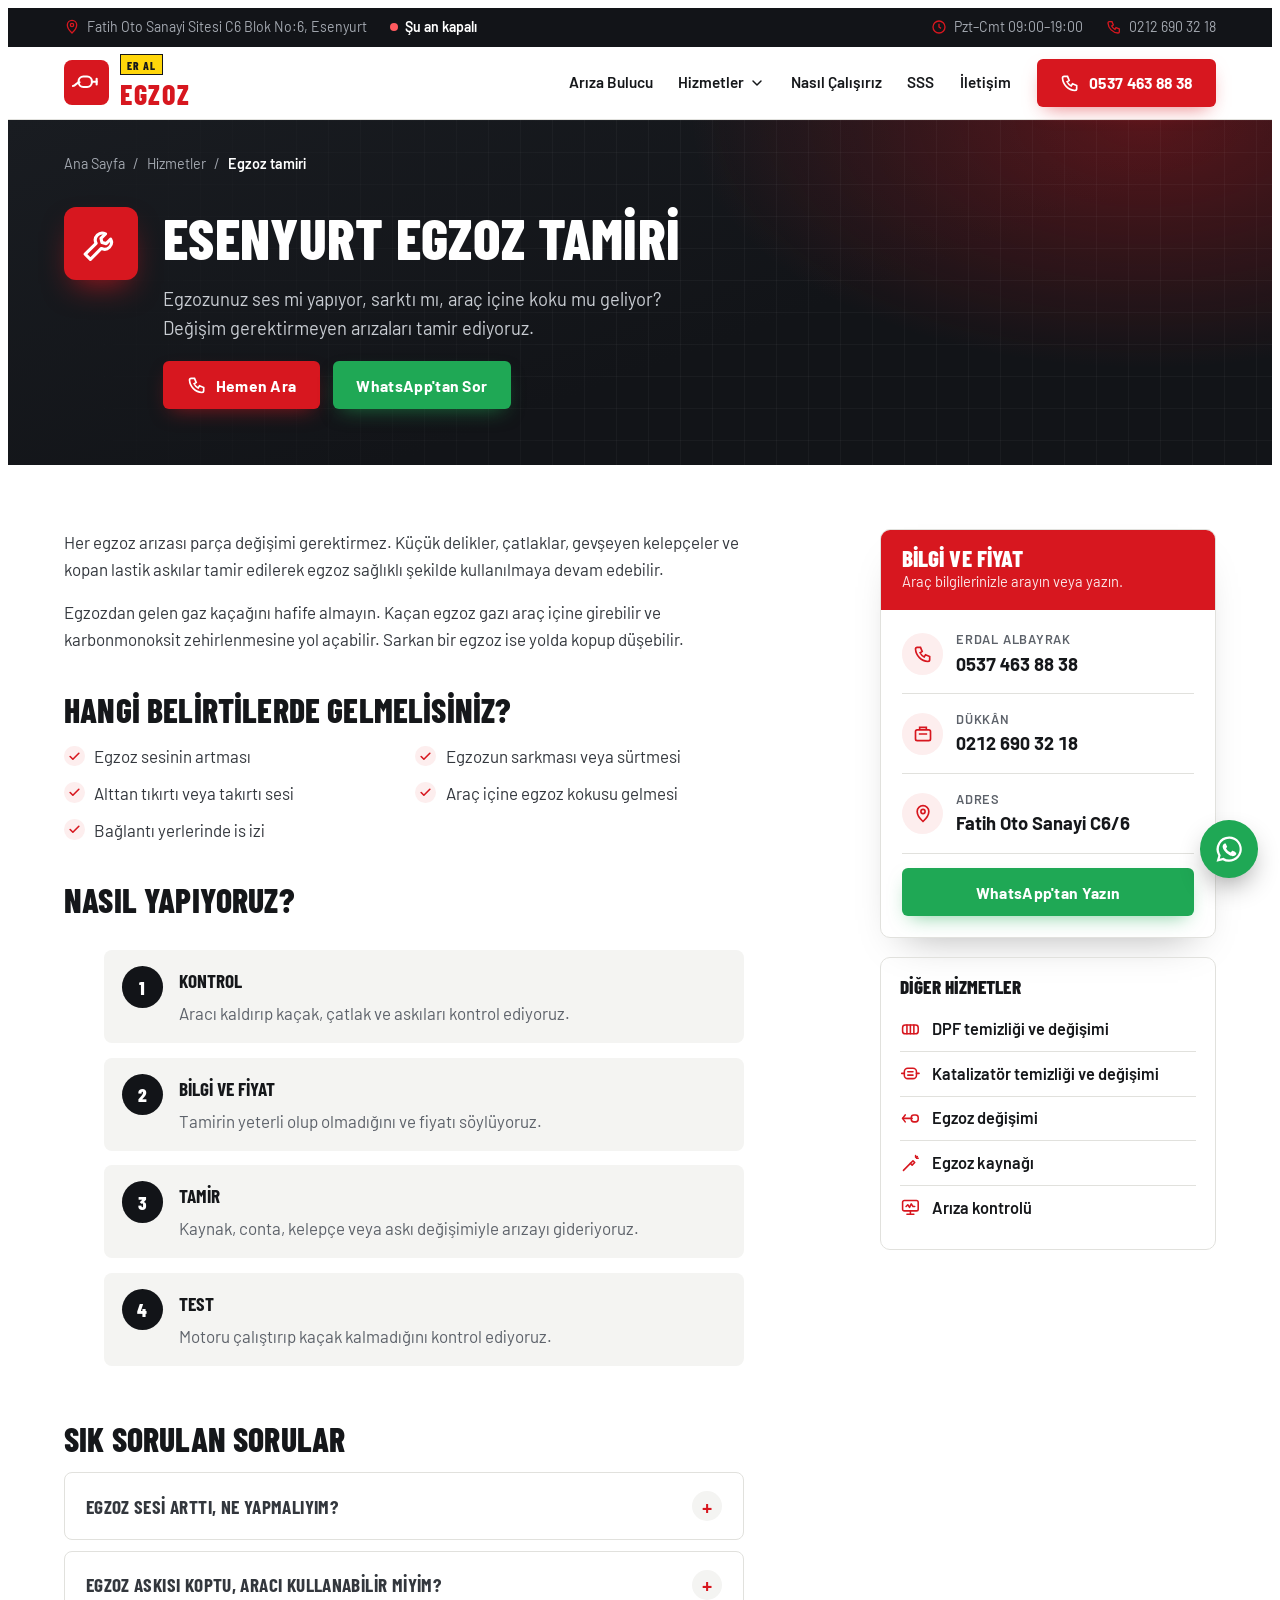
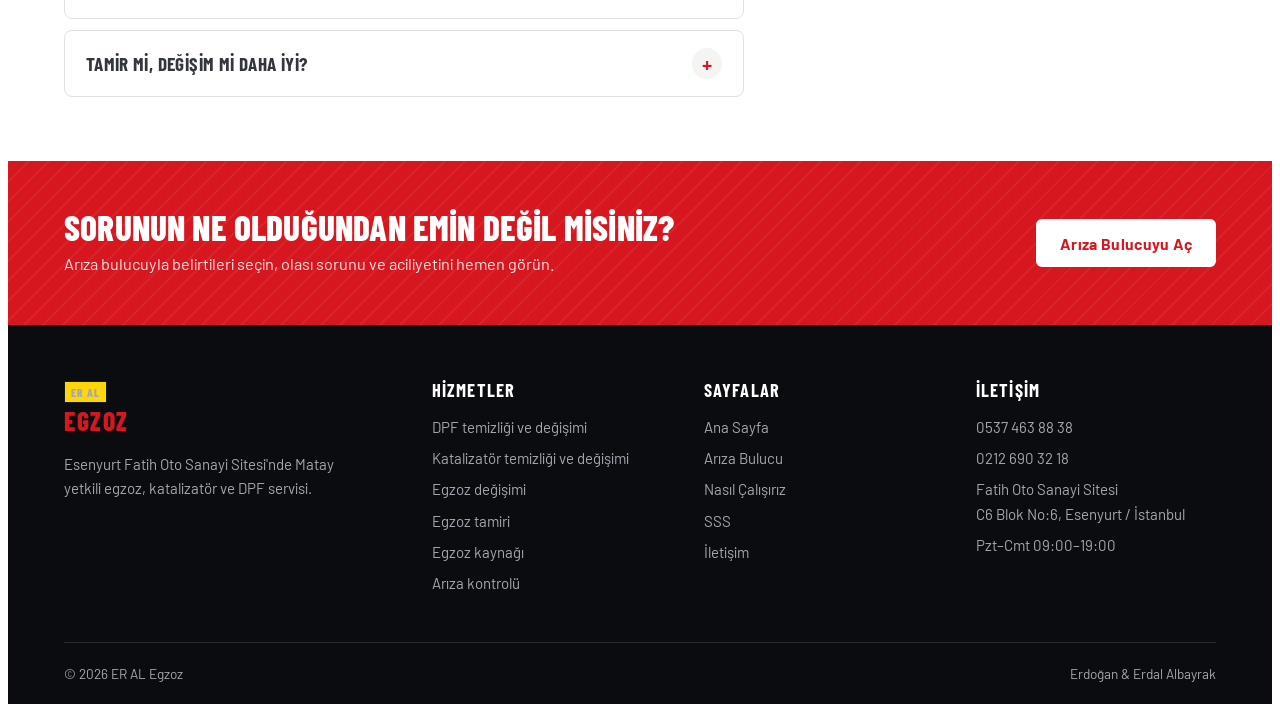
<file: hizmetler/egzoz-tamiri/index.html>
<!doctype html>
<html lang="tr">
<head>
<meta charset="utf-8">
<meta name="viewport" content="width=device-width, initial-scale=1, viewport-fit=cover">
<title>Esenyurt Egzoz Tamiri | ER AL Egzoz</title>
<meta name="description" content="Esenyurt&#x27;ta egzoz tamiri: delik, çatlak, kopan egzoz askısı, gaz kaçağı ve egzoz sesi. ER AL Egzoz, Fatih Oto Sanayi Sitesi. Hemen arayın: 0537 463 88 38.">
<meta name="robots" content="index, follow">
<link rel="canonical" href="https://alikaganalbayrak.github.io/eral-egzoz/hizmetler/egzoz-tamiri/">
<meta name="theme-color" content="#D7171F">
<meta name="geo.region" content="TR-34">
<meta name="geo.placename" content="Esenyurt, İstanbul">
<link rel="icon" href="../../assets/img/favicon.svg" type="image/svg+xml">
<link rel="apple-touch-icon" href="../../assets/img/apple-touch-icon.png">
<meta property="og:type" content="website">
<meta property="og:locale" content="tr_TR">
<meta property="og:site_name" content="ER AL Egzoz">
<meta property="og:title" content="Esenyurt Egzoz Tamiri | ER AL Egzoz">
<meta property="og:description" content="Esenyurt&#x27;ta egzoz tamiri: delik, çatlak, kopan egzoz askısı, gaz kaçağı ve egzoz sesi. ER AL Egzoz, Fatih Oto Sanayi Sitesi. Hemen arayın: 0537 463 88 38.">
<meta property="og:url" content="https://alikaganalbayrak.github.io/eral-egzoz/hizmetler/egzoz-tamiri/">
<meta property="og:image" content="https://alikaganalbayrak.github.io/eral-egzoz/assets/img/og-image.png">
<meta property="og:image:width" content="1200">
<meta property="og:image:height" content="630">
<meta name="twitter:card" content="summary_large_image">
<link rel="preconnect" href="https://fonts.googleapis.com">
<link rel="preconnect" href="https://fonts.gstatic.com" crossorigin>
<link rel="stylesheet" href="https://fonts.googleapis.com/css2?family=Barlow+Condensed:wght@500;600;700;800&family=Barlow:wght@400;500;600;700&display=swap">
<link rel="stylesheet" href="../../assets/css/style.css">
<script type="application/ld+json">
{
  "@context": "https://schema.org",
  "@type": "AutoRepair",
  "@id": "https://alikaganalbayrak.github.io/eral-egzoz/#isletme",
  "name": "ER AL Egzoz",
  "description": "Esenyurt Fatih Oto Sanayi Sitesi'nde egzoz, katalizatör ve DPF servisi. Matay yetkili servisi.",
  "url": "https://alikaganalbayrak.github.io/eral-egzoz/",
  "image": "https://alikaganalbayrak.github.io/eral-egzoz/assets/img/og-image.png",
  "logo": "https://alikaganalbayrak.github.io/eral-egzoz/assets/img/apple-touch-icon.png",
  "telephone": "+905374638838",
  "contactPoint": [
    {
      "@type": "ContactPoint",
      "telephone": "+905374638838",
      "contactType": "customer service",
      "availableLanguage": "Turkish"
    },
    {
      "@type": "ContactPoint",
      "telephone": "+902126903218",
      "contactType": "customer service",
      "availableLanguage": "Turkish"
    }
  ],
  "address": {
    "@type": "PostalAddress",
    "streetAddress": "Fatih Oto Sanayi Sitesi C6 Blok No:6",
    "addressLocality": "Esenyurt",
    "addressRegion": "İstanbul",
    "addressCountry": "TR"
  },
  "hasMap": "https://www.google.com/maps/search/?api=1&query=Fatih+Oto+Sanayi+Sitesi+C6+Blok+Esenyurt+%C4%B0stanbul",
  "areaServed": [
    {
      "@type": "Place",
      "name": "Esenyurt"
    },
    {
      "@type": "Place",
      "name": "Beylikdüzü"
    },
    {
      "@type": "Place",
      "name": "Avcılar"
    },
    {
      "@type": "Place",
      "name": "Büyükçekmece"
    },
    {
      "@type": "Place",
      "name": "Başakşehir"
    },
    {
      "@type": "Place",
      "name": "İstanbul"
    }
  ],
  "openingHoursSpecification": [
    {
      "@type": "OpeningHoursSpecification",
      "dayOfWeek": [
        "Monday",
        "Tuesday",
        "Wednesday",
        "Thursday",
        "Friday",
        "Saturday"
      ],
      "opens": "09:00",
      "closes": "19:00"
    }
  ],
  "makesOffer": [
    {
      "@type": "Offer",
      "itemOffered": {
        "@type": "Service",
        "name": "DPF temizliği ve değişimi",
        "url": "https://alikaganalbayrak.github.io/eral-egzoz/hizmetler/dpf-temizligi/"
      }
    },
    {
      "@type": "Offer",
      "itemOffered": {
        "@type": "Service",
        "name": "Katalizatör temizliği ve değişimi",
        "url": "https://alikaganalbayrak.github.io/eral-egzoz/hizmetler/katalizator/"
      }
    },
    {
      "@type": "Offer",
      "itemOffered": {
        "@type": "Service",
        "name": "Egzoz değişimi",
        "url": "https://alikaganalbayrak.github.io/eral-egzoz/hizmetler/egzoz-degisimi/"
      }
    },
    {
      "@type": "Offer",
      "itemOffered": {
        "@type": "Service",
        "name": "Egzoz tamiri",
        "url": "https://alikaganalbayrak.github.io/eral-egzoz/hizmetler/egzoz-tamiri/"
      }
    },
    {
      "@type": "Offer",
      "itemOffered": {
        "@type": "Service",
        "name": "Egzoz kaynağı",
        "url": "https://alikaganalbayrak.github.io/eral-egzoz/hizmetler/egzoz-kaynak/"
      }
    },
    {
      "@type": "Offer",
      "itemOffered": {
        "@type": "Service",
        "name": "Arıza kontrolü",
        "url": "https://alikaganalbayrak.github.io/eral-egzoz/hizmetler/ariza-kontrolu/"
      }
    }
  ]
}
</script>
<script type="application/ld+json">
{
  "@context": "https://schema.org",
  "@type": "Service",
  "name": "Esenyurt Egzoz Tamiri",
  "serviceType": "Egzoz tamiri",
  "description": "Esenyurt'ta egzoz tamiri: delik, çatlak, kopan egzoz askısı, gaz kaçağı ve egzoz sesi. ER AL Egzoz, Fatih Oto Sanayi Sitesi. Hemen arayın: 0537 463 88 38.",
  "url": "https://alikaganalbayrak.github.io/eral-egzoz/hizmetler/egzoz-tamiri/",
  "provider": {
    "@id": "https://alikaganalbayrak.github.io/eral-egzoz/#isletme"
  },
  "areaServed": [
    {
      "@type": "Place",
      "name": "Esenyurt"
    },
    {
      "@type": "Place",
      "name": "Beylikdüzü"
    },
    {
      "@type": "Place",
      "name": "Avcılar"
    },
    {
      "@type": "Place",
      "name": "Büyükçekmece"
    },
    {
      "@type": "Place",
      "name": "Başakşehir"
    },
    {
      "@type": "Place",
      "name": "İstanbul"
    }
  ]
}
</script>
<script type="application/ld+json">
{
  "@context": "https://schema.org",
  "@type": "BreadcrumbList",
  "itemListElement": [
    {
      "@type": "ListItem",
      "position": 1,
      "name": "Ana Sayfa",
      "item": "https://alikaganalbayrak.github.io/eral-egzoz/"
    },
    {
      "@type": "ListItem",
      "position": 2,
      "name": "Hizmetler",
      "item": "https://alikaganalbayrak.github.io/eral-egzoz/#hizmetler"
    },
    {
      "@type": "ListItem",
      "position": 3,
      "name": "Egzoz tamiri",
      "item": "https://alikaganalbayrak.github.io/eral-egzoz/hizmetler/egzoz-tamiri/"
    }
  ]
}
</script>
<script type="application/ld+json">
{
  "@context": "https://schema.org",
  "@type": "FAQPage",
  "mainEntity": [
    {
      "@type": "Question",
      "name": "Egzoz sesi arttı, ne yapmalıyım?",
      "acceptedAnswer": {
        "@type": "Answer",
        "text": "Ses artışı genellikle delik bir susturucu veya bağlantı yerindeki kaçaktan olur. Araç içine koku da geliyorsa beklemeden getirin."
      }
    },
    {
      "@type": "Question",
      "name": "Egzoz askısı koptu, aracı kullanabilir miyim?",
      "acceptedAnswer": {
        "@type": "Answer",
        "text": "Kısa mesafede dikkatlice gelebilirsiniz ama uzun yol yapmayın. Sarkan egzoz yolda kopabilir."
      }
    },
    {
      "@type": "Question",
      "name": "Tamir mi, değişim mi daha iyi?",
      "acceptedAnswer": {
        "@type": "Answer",
        "text": "Parça sağlamsa tamir yeterlidir. Çok paslanmış veya çürümüşse değişim daha uzun ömürlü olur. Gördükten sonra size öneriyoruz."
      }
    }
  ]
}
</script>
</head>
<body>
<!-- Generated by tools/build.py. Do not edit directly; edit templates/ and tools/site_data.py instead. -->
<div class="topinfo">
  <div class="in">
    <div class="left">
      <span class="hide-sm"><svg viewBox="0 0 24 24" fill="none" stroke="currentColor" stroke-width="2" aria-hidden="true"><path d="M12 21s-7-6.3-7-12a7 7 0 0 1 14 0c0 5.7-7 12-7 12Z"/><circle cx="12" cy="9" r="2.5"/></svg>Fatih Oto Sanayi Sitesi C6 Blok No:6, Esenyurt</span>
      <span class="status" id="status"><span class="dot"></span><span id="statusText">Pzt–Cmt 09:00–19:00</span></span>
    </div>
    <div class="right">
      <span class="hide-sm"><svg viewBox="0 0 24 24" fill="none" stroke="currentColor" stroke-width="2" aria-hidden="true"><circle cx="12" cy="12" r="9"/><path d="M12 7v5l3 2"/></svg>Pzt–Cmt 09:00–19:00</span>
      <span><svg viewBox="0 0 24 24" fill="none" stroke="currentColor" stroke-width="2" aria-hidden="true"><path d="M5 4h4l2 5-2.5 1.5a11 11 0 0 0 5 5L15 13l5 2v4a2 2 0 0 1-2 2A16 16 0 0 1 3 6a2 2 0 0 1 2-2Z"/></svg>0212 690 32 18</span>
    </div>
  </div>
</div>

<nav class="navbar" aria-label="Ana menü">
  <div class="in">
    <a class="logo" href="../../" aria-label="ER AL Egzoz ana sayfa">
      <span class="logo-mark"><svg viewBox="0 0 32 32" fill="none" stroke="currentColor" stroke-width="2.2" stroke-linecap="round" stroke-linejoin="round" aria-hidden="true"><path d="M2 20c3 0 4-4 7-4"/><rect x="8" y="10" width="14" height="11" rx="5"/><path d="M22 15.5h5"/><path d="M27 12.5v6"/></svg></span>
      <span class="logo-text"><span class="tag">ER AL</span><span class="word">EGZOZ</span></span>
    </a>
    <button class="menu-btn" id="menuBtn" aria-label="Menüyü aç" aria-expanded="false" aria-controls="nav"><svg viewBox="0 0 24 24" fill="none" stroke="currentColor" stroke-width="2" stroke-linecap="round" aria-hidden="true"><path d="M4 7h16M4 12h16M4 17h16"/></svg></button>
    <div class="nav" id="nav" data-closed>
      <a href="../../#ariza">Arıza Bulucu</a>
      <div class="dd">
        <a href="../../#hizmetler" class="dd-toggle">Hizmetler<svg viewBox="0 0 24 24" fill="none" stroke="currentColor" stroke-width="2.2" stroke-linecap="round" stroke-linejoin="round" aria-hidden="true"><path d="m6 9 6 6 6-6"/></svg></a>
        <ul class="dd-menu"><li><a href="../../hizmetler/dpf-temizligi/">DPF temizliği ve değişimi</a></li><li><a href="../../hizmetler/katalizator/">Katalizatör temizliği ve değişimi</a></li><li><a href="../../hizmetler/egzoz-degisimi/">Egzoz değişimi</a></li><li><a href="../../hizmetler/egzoz-tamiri/">Egzoz tamiri</a></li><li><a href="../../hizmetler/egzoz-kaynak/">Egzoz kaynağı</a></li><li><a href="../../hizmetler/ariza-kontrolu/">Arıza kontrolü</a></li></ul>
      </div>
      <a href="../../#surec">Nasıl Çalışırız</a>
      <a href="../../#sss">SSS</a>
      <a href="../../#iletisim">İletişim</a>
      <a class="btn red" href="tel:+905374638838"><svg class="i" viewBox="0 0 24 24" fill="none" stroke="currentColor" stroke-width="2" aria-hidden="true"><path d="M5 4h4l2 5-2.5 1.5a11 11 0 0 0 5 5L15 13l5 2v4a2 2 0 0 1-2 2A16 16 0 0 1 3 6a2 2 0 0 1 2-2Z"/></svg>0537 463 88 38</a>
    </div>
  </div>
</nav>

<main id="icerik">
<header class="page-hero">
  <div class="in">
    <nav class="crumbs" aria-label="Sayfa yolu"><a href="../../">Ana Sayfa</a><span aria-hidden="true">/</span><a href="../../#hizmetler">Hizmetler</a><span aria-hidden="true">/</span><span aria-current="page">Egzoz tamiri</span></nav>
    <div class="page-hero-row">
      <div class="page-ico"><svg viewBox="0 0 24 24" fill="none" stroke="currentColor" stroke-width="1.8" stroke-linecap="round" stroke-linejoin="round" aria-hidden="true"><path d="M14.7 6.3a4 4 0 0 0-5.4 5.4L3 18l3 3 6.3-6.3a4 4 0 0 0 5.4-5.4l-2.6 2.6-2.4-.6-.6-2.4 2.6-2.6Z"/></svg></div>
      <div class="page-hero-text">
        <h1>Esenyurt Egzoz Tamiri</h1>
        <p class="lead">Egzozunuz ses mi yapıyor, sarktı mı, araç içine koku mu geliyor? Değişim gerektirmeyen arızaları tamir ediyoruz.</p>
        <div class="ctas">
          <a class="btn red" href="tel:+905374638838"><svg class="i" viewBox="0 0 24 24" fill="none" stroke="currentColor" stroke-width="2" aria-hidden="true"><path d="M5 4h4l2 5-2.5 1.5a11 11 0 0 0 5 5L15 13l5 2v4a2 2 0 0 1-2 2A16 16 0 0 1 3 6a2 2 0 0 1 2-2Z"/></svg>Hemen Ara</a>
          <a class="btn wa" href="https://wa.me/905374638838?text=Merhaba%2C%20egzoz%20tamiri%20hakk%C4%B1nda%20bilgi%20almak%20istiyorum." target="_blank" rel="noopener">WhatsApp'tan Sor</a>
        </div>
      </div>
    </div>
  </div>
</header>

<section class="page-body">
  <div class="in page-grid">
    <article class="prose">
      <p>Her egzoz arızası parça değişimi gerektirmez. Küçük delikler, çatlaklar, gevşeyen kelepçeler ve kopan lastik askılar tamir edilerek egzoz sağlıklı şekilde kullanılmaya devam edebilir.</p>
      <p>Egzozdan gelen gaz kaçağını hafife almayın. Kaçan egzoz gazı araç içine girebilir ve karbonmonoksit zehirlenmesine yol açabilir. Sarkan bir egzoz ise yolda kopup düşebilir.</p>

      <h2>Hangi belirtilerde gelmelisiniz?</h2>
      <ul class="checks"><li>Egzoz sesinin artması</li><li>Egzozun sarkması veya sürtmesi</li><li>Alttan tıkırtı veya takırtı sesi</li><li>Araç içine egzoz kokusu gelmesi</li><li>Bağlantı yerlerinde is izi</li></ul>

      <h2>Nasıl yapıyoruz?</h2>
      <ol class="mini-steps"><li><b>Kontrol</b><span>Aracı kaldırıp kaçak, çatlak ve askıları kontrol ediyoruz.</span></li><li><b>Bilgi ve fiyat</b><span>Tamirin yeterli olup olmadığını ve fiyatı söylüyoruz.</span></li><li><b>Tamir</b><span>Kaynak, conta, kelepçe veya askı değişimiyle arızayı gideriyoruz.</span></li><li><b>Test</b><span>Motoru çalıştırıp kaçak kalmadığını kontrol ediyoruz.</span></li></ol>

      <h2>Sık sorulan sorular</h2>
      <div class="faq faq-left"><details><summary>Egzoz sesi arttı, ne yapmalıyım?</summary><p>Ses artışı genellikle delik bir susturucu veya bağlantı yerindeki kaçaktan olur. Araç içine koku da geliyorsa beklemeden getirin.</p></details><details><summary>Egzoz askısı koptu, aracı kullanabilir miyim?</summary><p>Kısa mesafede dikkatlice gelebilirsiniz ama uzun yol yapmayın. Sarkan egzoz yolda kopabilir.</p></details><details><summary>Tamir mi, değişim mi daha iyi?</summary><p>Parça sağlamsa tamir yeterlidir. Çok paslanmış veya çürümüşse değişim daha uzun ömürlü olur. Gördükten sonra size öneriyoruz.</p></details></div>
    </article>

    <aside class="sidebar">
      <div class="quick">
        <div class="quick-head"><h3>Bilgi ve fiyat</h3><p>Araç bilgilerinizle arayın veya yazın.</p></div>
        <div class="quick-body">
          <a class="qrow" href="tel:+905374638838"><span class="qicon"><svg class="i" viewBox="0 0 24 24" fill="none" stroke="currentColor" stroke-width="2" aria-hidden="true"><path d="M5 4h4l2 5-2.5 1.5a11 11 0 0 0 5 5L15 13l5 2v4a2 2 0 0 1-2 2A16 16 0 0 1 3 6a2 2 0 0 1 2-2Z"/></svg></span><span><small>Erdal Albayrak</small><b>0537 463 88 38</b></span></a>
          <a class="qrow" href="tel:+902126903218"><span class="qicon"><svg class="i" viewBox="0 0 24 24" fill="none" stroke="currentColor" stroke-width="2" aria-hidden="true"><rect x="3" y="7" width="18" height="13" rx="2"/><path d="M8 7V4h8v3M7 12h10"/></svg></span><span><small>Dükkân</small><b>0212 690 32 18</b></span></a>
          <a class="qrow" href="https://www.google.com/maps/search/?api=1&amp;query=Fatih+Oto+Sanayi+Sitesi+C6+Blok+Esenyurt+%C4%B0stanbul" target="_blank" rel="noopener"><span class="qicon"><svg class="i" viewBox="0 0 24 24" fill="none" stroke="currentColor" stroke-width="2" aria-hidden="true"><path d="M12 21s-7-6.3-7-12a7 7 0 0 1 14 0c0 5.7-7 12-7 12Z"/><circle cx="12" cy="9" r="2.5"/></svg></span><span><small>Adres</small><b>Fatih Oto Sanayi C6/6</b></span></a>
          <a class="btn wa" href="https://wa.me/905374638838?text=Merhaba%2C%20egzoz%20tamiri%20hakk%C4%B1nda%20bilgi%20almak%20istiyorum." target="_blank" rel="noopener">WhatsApp'tan Yazın</a>
        </div>
      </div>
      <div class="side-list">
        <h3>Diğer hizmetler</h3>
        <ul><li><a href="../../hizmetler/dpf-temizligi/"><svg viewBox="0 0 24 24" fill="none" stroke="currentColor" stroke-width="1.8" stroke-linecap="round" stroke-linejoin="round" aria-hidden="true"><rect x="3" y="7" width="18" height="10" rx="3"/><path d="M8 7v10M12 7v10M16 7v10"/></svg><span>DPF temizliği ve değişimi</span></a></li><li><a href="../../hizmetler/katalizator/"><svg viewBox="0 0 24 24" fill="none" stroke="currentColor" stroke-width="1.8" stroke-linecap="round" stroke-linejoin="round" aria-hidden="true"><rect x="5" y="6" width="14" height="12" rx="4"/><path d="M2 12h3M19 12h3M9 10h6M9 14h6"/></svg><span>Katalizatör temizliği ve değişimi</span></a></li><li><a href="../../hizmetler/egzoz-degisimi/"><svg viewBox="0 0 24 24" fill="none" stroke="currentColor" stroke-width="1.8" stroke-linecap="round" stroke-linejoin="round" aria-hidden="true"><path d="M3 12h11"/><rect x="13" y="8" width="8" height="8" rx="3"/><path d="M6 8 3 12l3 4"/></svg><span>Egzoz değişimi</span></a></li><li><a href="../../hizmetler/egzoz-kaynak/"><svg viewBox="0 0 24 24" fill="none" stroke="currentColor" stroke-width="1.8" stroke-linecap="round" stroke-linejoin="round" aria-hidden="true"><path d="m4 20 8-8"/><path d="m12 12 3-3 2 2-3 3z"/><path d="M18 3v2M21 6h-2M20 4l-1.2 1.2"/></svg><span>Egzoz kaynağı</span></a></li><li><a href="../../hizmetler/ariza-kontrolu/"><svg viewBox="0 0 24 24" fill="none" stroke="currentColor" stroke-width="1.8" stroke-linecap="round" stroke-linejoin="round" aria-hidden="true"><rect x="3" y="4" width="18" height="12" rx="2"/><path d="M8 20h8M12 16v4"/><path d="m7 11 2-2 2 3 2-4 2 3h2"/></svg><span>Arıza kontrolü</span></a></li></ul>
      </div>
    </aside>
  </div>
</section>

<section class="cta-band">
  <div class="in">
    <div>
      <h2>Sorunun ne olduğundan emin değil misiniz?</h2>
      <p>Arıza bulucuyla belirtileri seçin, olası sorunu ve aciliyetini hemen görün.</p>
    </div>
    <a class="btn white" href="../../#ariza">Arıza Bulucuyu Aç</a>
  </div>
</section>

</main>
<footer>
  <div class="in">
    <div class="foot">
      <div class="foot-about">
        <span class="logo-text"><span class="tag">ER AL</span><span class="word">EGZOZ</span></span>
        <p>Esenyurt Fatih Oto Sanayi Sitesi'nde Matay yetkili egzoz, katalizatör ve DPF servisi.</p>
      </div>
      <div><h4>Hizmetler</h4><ul><li><a href="../../hizmetler/dpf-temizligi/">DPF temizliği ve değişimi</a></li><li><a href="../../hizmetler/katalizator/">Katalizatör temizliği ve değişimi</a></li><li><a href="../../hizmetler/egzoz-degisimi/">Egzoz değişimi</a></li><li><a href="../../hizmetler/egzoz-tamiri/">Egzoz tamiri</a></li><li><a href="../../hizmetler/egzoz-kaynak/">Egzoz kaynağı</a></li><li><a href="../../hizmetler/ariza-kontrolu/">Arıza kontrolü</a></li></ul></div>
      <div><h4>Sayfalar</h4><ul><li><a href="../../">Ana Sayfa</a></li><li><a href="../../#ariza">Arıza Bulucu</a></li><li><a href="../../#surec">Nasıl Çalışırız</a></li><li><a href="../../#sss">SSS</a></li><li><a href="../../#iletisim">İletişim</a></li></ul></div>
      <div><h4>İletişim</h4><ul><li><a href="tel:+905374638838">0537 463 88 38</a></li><li><a href="tel:+902126903218">0212 690 32 18</a></li><li><a href="https://www.google.com/maps/search/?api=1&amp;query=Fatih+Oto+Sanayi+Sitesi+C6+Blok+Esenyurt+%C4%B0stanbul" target="_blank" rel="noopener">Fatih Oto Sanayi Sitesi<br>C6 Blok No:6, Esenyurt / İstanbul</a></li><li>Pzt–Cmt 09:00–19:00</li></ul></div>
    </div>
    <div class="foot-bottom"><span>© <span id="yr">2026</span> ER AL Egzoz</span><span>Erdoğan &amp; Erdal Albayrak</span></div>
  </div>
</footer>

<a class="float-wa" data-wa href="#" target="_blank" rel="noopener" aria-label="WhatsApp'tan yazın"><svg viewBox="0 0 24 24" fill="currentColor" aria-hidden="true"><path d="M12 2a10 10 0 0 0-8.6 15.1L2 22l5-1.3A10 10 0 1 0 12 2Zm0 18.2a8.2 8.2 0 0 1-4.2-1.2l-.3-.2-3 .8.8-2.9-.2-.3A8.2 8.2 0 1 1 12 20.2Zm4.5-6.1c-.2-.1-1.5-.7-1.7-.8s-.4-.1-.6.1-.7.8-.8 1-.3.2-.5.1a6.7 6.7 0 0 1-3.3-2.9c-.2-.4.2-.4.7-1.3a.5.5 0 0 0 0-.5l-.8-1.8c-.2-.5-.4-.4-.6-.4h-.5a1 1 0 0 0-.7.3 3 3 0 0 0-.9 2.2 5.2 5.2 0 0 0 1.1 2.7 11.8 11.8 0 0 0 4.5 4c1.7.7 2.3.8 3.2.6a2.7 2.7 0 0 0 1.8-1.2 2.2 2.2 0 0 0 .1-1.3c0-.1-.2-.2-.5-.3Z"/></svg></a>
<div class="dock">
  <a class="btn wa" data-wa href="#" target="_blank" rel="noopener">WhatsApp</a>
  <a class="btn red" href="tel:+905374638838">Hemen Ara</a>
</div>

<script src="../../assets/js/main.js" defer></script>
</body>
</html>
</file>
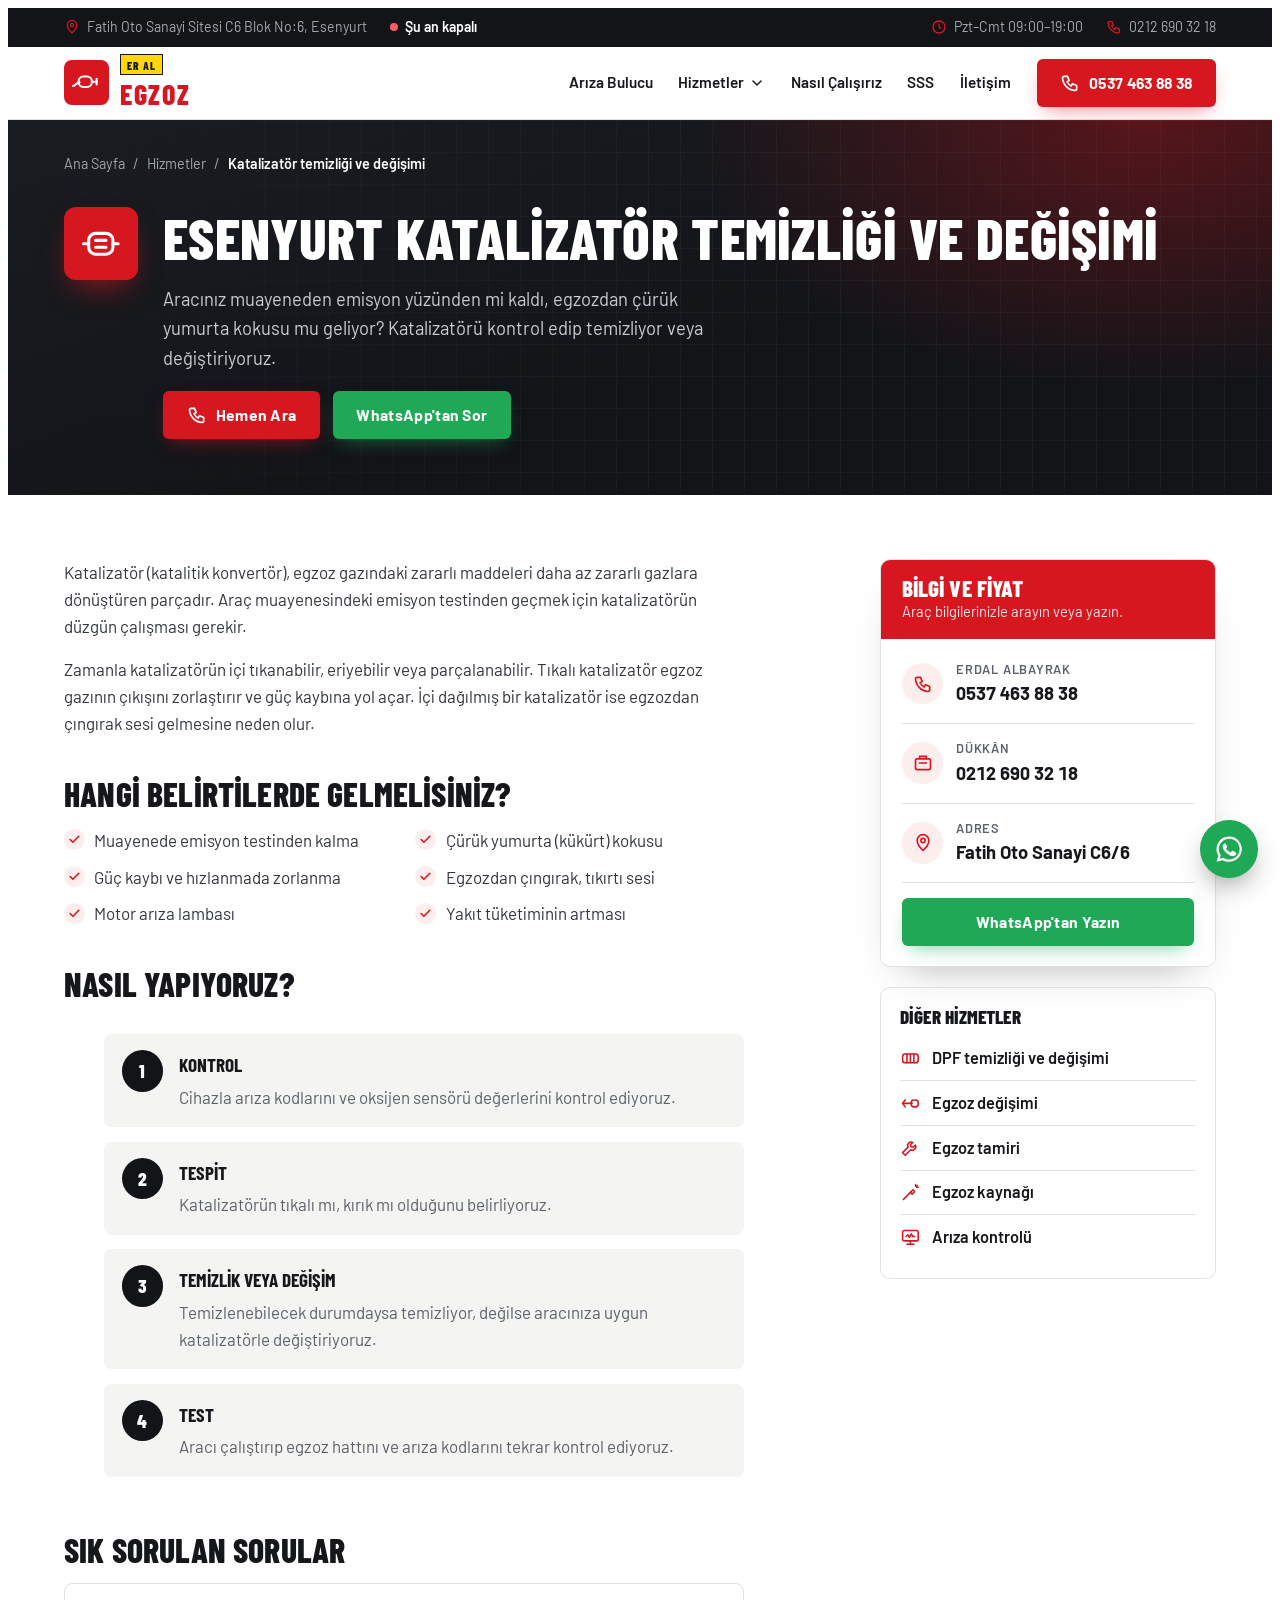
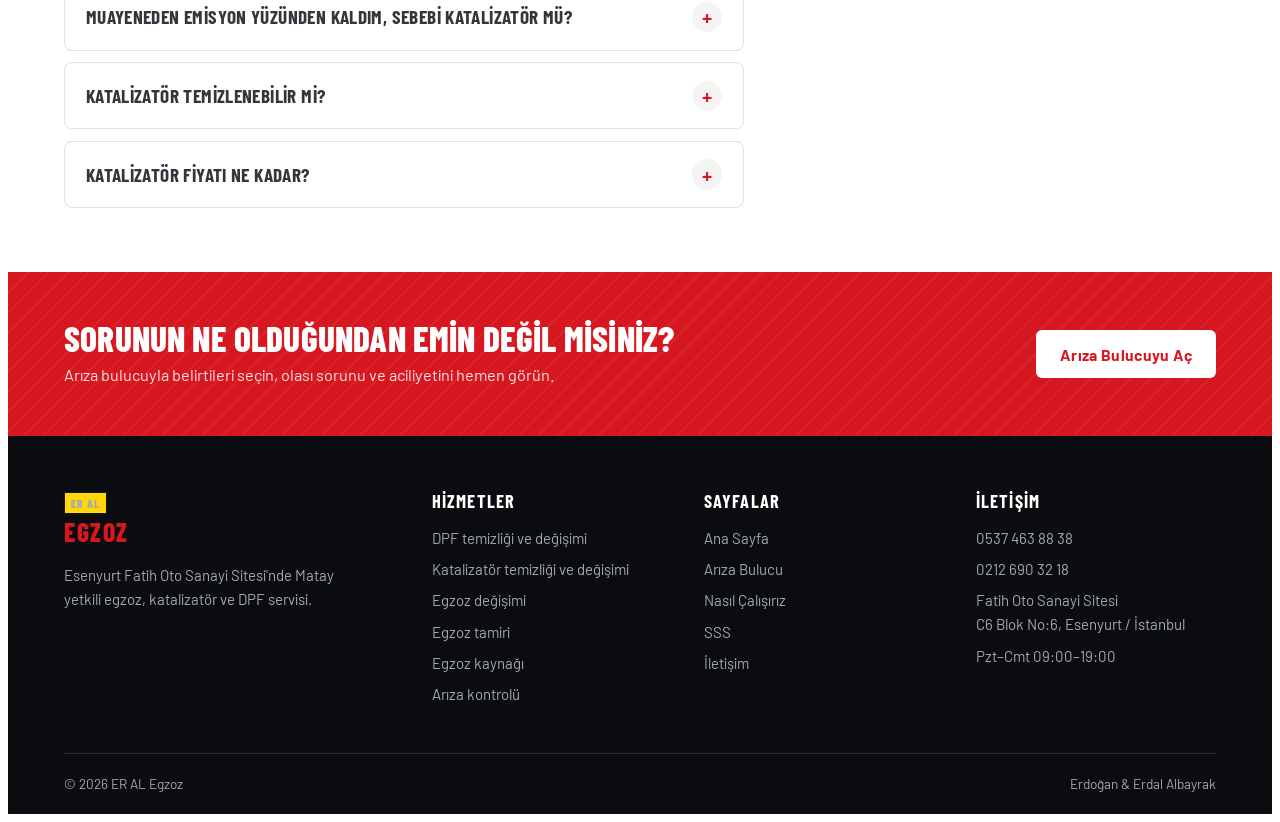
<file: hizmetler/katalizator/index.html>
<!doctype html>
<html lang="tr">
<head>
<meta charset="utf-8">
<meta name="viewport" content="width=device-width, initial-scale=1, viewport-fit=cover">
<title>Esenyurt Katalizatör Temizliği ve Değişimi | ER AL Egzoz</title>
<meta name="description" content="Esenyurt&#x27;ta katalizatör temizliği ve değişimi. Muayeneden emisyon yüzünden kalan, çürük yumurta kokusu yapan ve güç kaybettiren katalizatörler. ER AL Egzoz, Fatih Oto Sanayi.">
<meta name="robots" content="index, follow">
<link rel="canonical" href="https://alikaganalbayrak.github.io/eral-egzoz/hizmetler/katalizator/">
<meta name="theme-color" content="#D7171F">
<meta name="geo.region" content="TR-34">
<meta name="geo.placename" content="Esenyurt, İstanbul">
<link rel="icon" href="../../assets/img/favicon.svg" type="image/svg+xml">
<link rel="apple-touch-icon" href="../../assets/img/apple-touch-icon.png">
<meta property="og:type" content="website">
<meta property="og:locale" content="tr_TR">
<meta property="og:site_name" content="ER AL Egzoz">
<meta property="og:title" content="Esenyurt Katalizatör Temizliği ve Değişimi | ER AL Egzoz">
<meta property="og:description" content="Esenyurt&#x27;ta katalizatör temizliği ve değişimi. Muayeneden emisyon yüzünden kalan, çürük yumurta kokusu yapan ve güç kaybettiren katalizatörler. ER AL Egzoz, Fatih Oto Sanayi.">
<meta property="og:url" content="https://alikaganalbayrak.github.io/eral-egzoz/hizmetler/katalizator/">
<meta property="og:image" content="https://alikaganalbayrak.github.io/eral-egzoz/assets/img/og-image.png">
<meta property="og:image:width" content="1200">
<meta property="og:image:height" content="630">
<meta name="twitter:card" content="summary_large_image">
<link rel="preconnect" href="https://fonts.googleapis.com">
<link rel="preconnect" href="https://fonts.gstatic.com" crossorigin>
<link rel="stylesheet" href="https://fonts.googleapis.com/css2?family=Barlow+Condensed:wght@500;600;700;800&family=Barlow:wght@400;500;600;700&display=swap">
<link rel="stylesheet" href="../../assets/css/style.css">
<script type="application/ld+json">
{
  "@context": "https://schema.org",
  "@type": "AutoRepair",
  "@id": "https://alikaganalbayrak.github.io/eral-egzoz/#isletme",
  "name": "ER AL Egzoz",
  "description": "Esenyurt Fatih Oto Sanayi Sitesi'nde egzoz, katalizatör ve DPF servisi. Matay yetkili servisi.",
  "url": "https://alikaganalbayrak.github.io/eral-egzoz/",
  "image": "https://alikaganalbayrak.github.io/eral-egzoz/assets/img/og-image.png",
  "logo": "https://alikaganalbayrak.github.io/eral-egzoz/assets/img/apple-touch-icon.png",
  "telephone": "+905374638838",
  "contactPoint": [
    {
      "@type": "ContactPoint",
      "telephone": "+905374638838",
      "contactType": "customer service",
      "availableLanguage": "Turkish"
    },
    {
      "@type": "ContactPoint",
      "telephone": "+902126903218",
      "contactType": "customer service",
      "availableLanguage": "Turkish"
    }
  ],
  "address": {
    "@type": "PostalAddress",
    "streetAddress": "Fatih Oto Sanayi Sitesi C6 Blok No:6",
    "addressLocality": "Esenyurt",
    "addressRegion": "İstanbul",
    "addressCountry": "TR"
  },
  "hasMap": "https://www.google.com/maps/search/?api=1&query=Fatih+Oto+Sanayi+Sitesi+C6+Blok+Esenyurt+%C4%B0stanbul",
  "areaServed": [
    {
      "@type": "Place",
      "name": "Esenyurt"
    },
    {
      "@type": "Place",
      "name": "Beylikdüzü"
    },
    {
      "@type": "Place",
      "name": "Avcılar"
    },
    {
      "@type": "Place",
      "name": "Büyükçekmece"
    },
    {
      "@type": "Place",
      "name": "Başakşehir"
    },
    {
      "@type": "Place",
      "name": "İstanbul"
    }
  ],
  "openingHoursSpecification": [
    {
      "@type": "OpeningHoursSpecification",
      "dayOfWeek": [
        "Monday",
        "Tuesday",
        "Wednesday",
        "Thursday",
        "Friday",
        "Saturday"
      ],
      "opens": "09:00",
      "closes": "19:00"
    }
  ],
  "makesOffer": [
    {
      "@type": "Offer",
      "itemOffered": {
        "@type": "Service",
        "name": "DPF temizliği ve değişimi",
        "url": "https://alikaganalbayrak.github.io/eral-egzoz/hizmetler/dpf-temizligi/"
      }
    },
    {
      "@type": "Offer",
      "itemOffered": {
        "@type": "Service",
        "name": "Katalizatör temizliği ve değişimi",
        "url": "https://alikaganalbayrak.github.io/eral-egzoz/hizmetler/katalizator/"
      }
    },
    {
      "@type": "Offer",
      "itemOffered": {
        "@type": "Service",
        "name": "Egzoz değişimi",
        "url": "https://alikaganalbayrak.github.io/eral-egzoz/hizmetler/egzoz-degisimi/"
      }
    },
    {
      "@type": "Offer",
      "itemOffered": {
        "@type": "Service",
        "name": "Egzoz tamiri",
        "url": "https://alikaganalbayrak.github.io/eral-egzoz/hizmetler/egzoz-tamiri/"
      }
    },
    {
      "@type": "Offer",
      "itemOffered": {
        "@type": "Service",
        "name": "Egzoz kaynağı",
        "url": "https://alikaganalbayrak.github.io/eral-egzoz/hizmetler/egzoz-kaynak/"
      }
    },
    {
      "@type": "Offer",
      "itemOffered": {
        "@type": "Service",
        "name": "Arıza kontrolü",
        "url": "https://alikaganalbayrak.github.io/eral-egzoz/hizmetler/ariza-kontrolu/"
      }
    }
  ]
}
</script>
<script type="application/ld+json">
{
  "@context": "https://schema.org",
  "@type": "Service",
  "name": "Esenyurt Katalizatör Temizliği ve Değişimi",
  "serviceType": "Katalizatör temizliği ve değişimi",
  "description": "Esenyurt'ta katalizatör temizliği ve değişimi. Muayeneden emisyon yüzünden kalan, çürük yumurta kokusu yapan ve güç kaybettiren katalizatörler. ER AL Egzoz, Fatih Oto Sanayi.",
  "url": "https://alikaganalbayrak.github.io/eral-egzoz/hizmetler/katalizator/",
  "provider": {
    "@id": "https://alikaganalbayrak.github.io/eral-egzoz/#isletme"
  },
  "areaServed": [
    {
      "@type": "Place",
      "name": "Esenyurt"
    },
    {
      "@type": "Place",
      "name": "Beylikdüzü"
    },
    {
      "@type": "Place",
      "name": "Avcılar"
    },
    {
      "@type": "Place",
      "name": "Büyükçekmece"
    },
    {
      "@type": "Place",
      "name": "Başakşehir"
    },
    {
      "@type": "Place",
      "name": "İstanbul"
    }
  ]
}
</script>
<script type="application/ld+json">
{
  "@context": "https://schema.org",
  "@type": "BreadcrumbList",
  "itemListElement": [
    {
      "@type": "ListItem",
      "position": 1,
      "name": "Ana Sayfa",
      "item": "https://alikaganalbayrak.github.io/eral-egzoz/"
    },
    {
      "@type": "ListItem",
      "position": 2,
      "name": "Hizmetler",
      "item": "https://alikaganalbayrak.github.io/eral-egzoz/#hizmetler"
    },
    {
      "@type": "ListItem",
      "position": 3,
      "name": "Katalizatör temizliği ve değişimi",
      "item": "https://alikaganalbayrak.github.io/eral-egzoz/hizmetler/katalizator/"
    }
  ]
}
</script>
<script type="application/ld+json">
{
  "@context": "https://schema.org",
  "@type": "FAQPage",
  "mainEntity": [
    {
      "@type": "Question",
      "name": "Muayeneden emisyon yüzünden kaldım, sebebi katalizatör mü?",
      "acceptedAnswer": {
        "@type": "Answer",
        "text": "Çoğu zaman katalizatör veya oksijen sensörü kaynaklıdır. Aracı kontrol edip sebebini bulur, muayeneden geçmesi için gereken işlemi yaparız."
      }
    },
    {
      "@type": "Question",
      "name": "Katalizatör temizlenebilir mi?",
      "acceptedAnswer": {
        "@type": "Answer",
        "text": "İçi tıkanmış ama sağlam olan katalizatörler temizlenebilir. İçi erimiş veya parçalanmışsa değişim gerekir."
      }
    },
    {
      "@type": "Question",
      "name": "Katalizatör fiyatı ne kadar?",
      "acceptedAnswer": {
        "@type": "Answer",
        "text": "Aracın markasına ve modeline göre değişir. Arayın veya WhatsApp'tan yazın, araç bilgilerinize göre bilgi verelim."
      }
    }
  ]
}
</script>
</head>
<body>
<!-- Generated by tools/build.py. Do not edit directly; edit templates/ and tools/site_data.py instead. -->
<div class="topinfo">
  <div class="in">
    <div class="left">
      <span class="hide-sm"><svg viewBox="0 0 24 24" fill="none" stroke="currentColor" stroke-width="2" aria-hidden="true"><path d="M12 21s-7-6.3-7-12a7 7 0 0 1 14 0c0 5.7-7 12-7 12Z"/><circle cx="12" cy="9" r="2.5"/></svg>Fatih Oto Sanayi Sitesi C6 Blok No:6, Esenyurt</span>
      <span class="status" id="status"><span class="dot"></span><span id="statusText">Pzt–Cmt 09:00–19:00</span></span>
    </div>
    <div class="right">
      <span class="hide-sm"><svg viewBox="0 0 24 24" fill="none" stroke="currentColor" stroke-width="2" aria-hidden="true"><circle cx="12" cy="12" r="9"/><path d="M12 7v5l3 2"/></svg>Pzt–Cmt 09:00–19:00</span>
      <span><svg viewBox="0 0 24 24" fill="none" stroke="currentColor" stroke-width="2" aria-hidden="true"><path d="M5 4h4l2 5-2.5 1.5a11 11 0 0 0 5 5L15 13l5 2v4a2 2 0 0 1-2 2A16 16 0 0 1 3 6a2 2 0 0 1 2-2Z"/></svg>0212 690 32 18</span>
    </div>
  </div>
</div>

<nav class="navbar" aria-label="Ana menü">
  <div class="in">
    <a class="logo" href="../../" aria-label="ER AL Egzoz ana sayfa">
      <span class="logo-mark"><svg viewBox="0 0 32 32" fill="none" stroke="currentColor" stroke-width="2.2" stroke-linecap="round" stroke-linejoin="round" aria-hidden="true"><path d="M2 20c3 0 4-4 7-4"/><rect x="8" y="10" width="14" height="11" rx="5"/><path d="M22 15.5h5"/><path d="M27 12.5v6"/></svg></span>
      <span class="logo-text"><span class="tag">ER AL</span><span class="word">EGZOZ</span></span>
    </a>
    <button class="menu-btn" id="menuBtn" aria-label="Menüyü aç" aria-expanded="false" aria-controls="nav"><svg viewBox="0 0 24 24" fill="none" stroke="currentColor" stroke-width="2" stroke-linecap="round" aria-hidden="true"><path d="M4 7h16M4 12h16M4 17h16"/></svg></button>
    <div class="nav" id="nav" data-closed>
      <a href="../../#ariza">Arıza Bulucu</a>
      <div class="dd">
        <a href="../../#hizmetler" class="dd-toggle">Hizmetler<svg viewBox="0 0 24 24" fill="none" stroke="currentColor" stroke-width="2.2" stroke-linecap="round" stroke-linejoin="round" aria-hidden="true"><path d="m6 9 6 6 6-6"/></svg></a>
        <ul class="dd-menu"><li><a href="../../hizmetler/dpf-temizligi/">DPF temizliği ve değişimi</a></li><li><a href="../../hizmetler/katalizator/">Katalizatör temizliği ve değişimi</a></li><li><a href="../../hizmetler/egzoz-degisimi/">Egzoz değişimi</a></li><li><a href="../../hizmetler/egzoz-tamiri/">Egzoz tamiri</a></li><li><a href="../../hizmetler/egzoz-kaynak/">Egzoz kaynağı</a></li><li><a href="../../hizmetler/ariza-kontrolu/">Arıza kontrolü</a></li></ul>
      </div>
      <a href="../../#surec">Nasıl Çalışırız</a>
      <a href="../../#sss">SSS</a>
      <a href="../../#iletisim">İletişim</a>
      <a class="btn red" href="tel:+905374638838"><svg class="i" viewBox="0 0 24 24" fill="none" stroke="currentColor" stroke-width="2" aria-hidden="true"><path d="M5 4h4l2 5-2.5 1.5a11 11 0 0 0 5 5L15 13l5 2v4a2 2 0 0 1-2 2A16 16 0 0 1 3 6a2 2 0 0 1 2-2Z"/></svg>0537 463 88 38</a>
    </div>
  </div>
</nav>

<main id="icerik">
<header class="page-hero">
  <div class="in">
    <nav class="crumbs" aria-label="Sayfa yolu"><a href="../../">Ana Sayfa</a><span aria-hidden="true">/</span><a href="../../#hizmetler">Hizmetler</a><span aria-hidden="true">/</span><span aria-current="page">Katalizatör temizliği ve değişimi</span></nav>
    <div class="page-hero-row">
      <div class="page-ico"><svg viewBox="0 0 24 24" fill="none" stroke="currentColor" stroke-width="1.8" stroke-linecap="round" stroke-linejoin="round" aria-hidden="true"><rect x="5" y="6" width="14" height="12" rx="4"/><path d="M2 12h3M19 12h3M9 10h6M9 14h6"/></svg></div>
      <div class="page-hero-text">
        <h1>Esenyurt Katalizatör Temizliği ve Değişimi</h1>
        <p class="lead">Aracınız muayeneden emisyon yüzünden mi kaldı, egzozdan çürük yumurta kokusu mu geliyor? Katalizatörü kontrol edip temizliyor veya değiştiriyoruz.</p>
        <div class="ctas">
          <a class="btn red" href="tel:+905374638838"><svg class="i" viewBox="0 0 24 24" fill="none" stroke="currentColor" stroke-width="2" aria-hidden="true"><path d="M5 4h4l2 5-2.5 1.5a11 11 0 0 0 5 5L15 13l5 2v4a2 2 0 0 1-2 2A16 16 0 0 1 3 6a2 2 0 0 1 2-2Z"/></svg>Hemen Ara</a>
          <a class="btn wa" href="https://wa.me/905374638838?text=Merhaba%2C%20katalizat%C3%B6r%20temizli%C4%9Fi%20ve%20de%C4%9Fi%C5%9Fimi%20hakk%C4%B1nda%20bilgi%20almak%20istiyorum." target="_blank" rel="noopener">WhatsApp'tan Sor</a>
        </div>
      </div>
    </div>
  </div>
</header>

<section class="page-body">
  <div class="in page-grid">
    <article class="prose">
      <p>Katalizatör (katalitik konvertör), egzoz gazındaki zararlı maddeleri daha az zararlı gazlara dönüştüren parçadır. Araç muayenesindeki emisyon testinden geçmek için katalizatörün düzgün çalışması gerekir.</p>
      <p>Zamanla katalizatörün içi tıkanabilir, eriyebilir veya parçalanabilir. Tıkalı katalizatör egzoz gazının çıkışını zorlaştırır ve güç kaybına yol açar. İçi dağılmış bir katalizatör ise egzozdan çıngırak sesi gelmesine neden olur.</p>

      <h2>Hangi belirtilerde gelmelisiniz?</h2>
      <ul class="checks"><li>Muayenede emisyon testinden kalma</li><li>Çürük yumurta (kükürt) kokusu</li><li>Güç kaybı ve hızlanmada zorlanma</li><li>Egzozdan çıngırak, tıkırtı sesi</li><li>Motor arıza lambası</li><li>Yakıt tüketiminin artması</li></ul>

      <h2>Nasıl yapıyoruz?</h2>
      <ol class="mini-steps"><li><b>Kontrol</b><span>Cihazla arıza kodlarını ve oksijen sensörü değerlerini kontrol ediyoruz.</span></li><li><b>Tespit</b><span>Katalizatörün tıkalı mı, kırık mı olduğunu belirliyoruz.</span></li><li><b>Temizlik veya değişim</b><span>Temizlenebilecek durumdaysa temizliyor, değilse aracınıza uygun katalizatörle değiştiriyoruz.</span></li><li><b>Test</b><span>Aracı çalıştırıp egzoz hattını ve arıza kodlarını tekrar kontrol ediyoruz.</span></li></ol>

      <h2>Sık sorulan sorular</h2>
      <div class="faq faq-left"><details><summary>Muayeneden emisyon yüzünden kaldım, sebebi katalizatör mü?</summary><p>Çoğu zaman katalizatör veya oksijen sensörü kaynaklıdır. Aracı kontrol edip sebebini bulur, muayeneden geçmesi için gereken işlemi yaparız.</p></details><details><summary>Katalizatör temizlenebilir mi?</summary><p>İçi tıkanmış ama sağlam olan katalizatörler temizlenebilir. İçi erimiş veya parçalanmışsa değişim gerekir.</p></details><details><summary>Katalizatör fiyatı ne kadar?</summary><p>Aracın markasına ve modeline göre değişir. Arayın veya WhatsApp&#x27;tan yazın, araç bilgilerinize göre bilgi verelim.</p></details></div>
    </article>

    <aside class="sidebar">
      <div class="quick">
        <div class="quick-head"><h3>Bilgi ve fiyat</h3><p>Araç bilgilerinizle arayın veya yazın.</p></div>
        <div class="quick-body">
          <a class="qrow" href="tel:+905374638838"><span class="qicon"><svg class="i" viewBox="0 0 24 24" fill="none" stroke="currentColor" stroke-width="2" aria-hidden="true"><path d="M5 4h4l2 5-2.5 1.5a11 11 0 0 0 5 5L15 13l5 2v4a2 2 0 0 1-2 2A16 16 0 0 1 3 6a2 2 0 0 1 2-2Z"/></svg></span><span><small>Erdal Albayrak</small><b>0537 463 88 38</b></span></a>
          <a class="qrow" href="tel:+902126903218"><span class="qicon"><svg class="i" viewBox="0 0 24 24" fill="none" stroke="currentColor" stroke-width="2" aria-hidden="true"><rect x="3" y="7" width="18" height="13" rx="2"/><path d="M8 7V4h8v3M7 12h10"/></svg></span><span><small>Dükkân</small><b>0212 690 32 18</b></span></a>
          <a class="qrow" href="https://www.google.com/maps/search/?api=1&amp;query=Fatih+Oto+Sanayi+Sitesi+C6+Blok+Esenyurt+%C4%B0stanbul" target="_blank" rel="noopener"><span class="qicon"><svg class="i" viewBox="0 0 24 24" fill="none" stroke="currentColor" stroke-width="2" aria-hidden="true"><path d="M12 21s-7-6.3-7-12a7 7 0 0 1 14 0c0 5.7-7 12-7 12Z"/><circle cx="12" cy="9" r="2.5"/></svg></span><span><small>Adres</small><b>Fatih Oto Sanayi C6/6</b></span></a>
          <a class="btn wa" href="https://wa.me/905374638838?text=Merhaba%2C%20katalizat%C3%B6r%20temizli%C4%9Fi%20ve%20de%C4%9Fi%C5%9Fimi%20hakk%C4%B1nda%20bilgi%20almak%20istiyorum." target="_blank" rel="noopener">WhatsApp'tan Yazın</a>
        </div>
      </div>
      <div class="side-list">
        <h3>Diğer hizmetler</h3>
        <ul><li><a href="../../hizmetler/dpf-temizligi/"><svg viewBox="0 0 24 24" fill="none" stroke="currentColor" stroke-width="1.8" stroke-linecap="round" stroke-linejoin="round" aria-hidden="true"><rect x="3" y="7" width="18" height="10" rx="3"/><path d="M8 7v10M12 7v10M16 7v10"/></svg><span>DPF temizliği ve değişimi</span></a></li><li><a href="../../hizmetler/egzoz-degisimi/"><svg viewBox="0 0 24 24" fill="none" stroke="currentColor" stroke-width="1.8" stroke-linecap="round" stroke-linejoin="round" aria-hidden="true"><path d="M3 12h11"/><rect x="13" y="8" width="8" height="8" rx="3"/><path d="M6 8 3 12l3 4"/></svg><span>Egzoz değişimi</span></a></li><li><a href="../../hizmetler/egzoz-tamiri/"><svg viewBox="0 0 24 24" fill="none" stroke="currentColor" stroke-width="1.8" stroke-linecap="round" stroke-linejoin="round" aria-hidden="true"><path d="M14.7 6.3a4 4 0 0 0-5.4 5.4L3 18l3 3 6.3-6.3a4 4 0 0 0 5.4-5.4l-2.6 2.6-2.4-.6-.6-2.4 2.6-2.6Z"/></svg><span>Egzoz tamiri</span></a></li><li><a href="../../hizmetler/egzoz-kaynak/"><svg viewBox="0 0 24 24" fill="none" stroke="currentColor" stroke-width="1.8" stroke-linecap="round" stroke-linejoin="round" aria-hidden="true"><path d="m4 20 8-8"/><path d="m12 12 3-3 2 2-3 3z"/><path d="M18 3v2M21 6h-2M20 4l-1.2 1.2"/></svg><span>Egzoz kaynağı</span></a></li><li><a href="../../hizmetler/ariza-kontrolu/"><svg viewBox="0 0 24 24" fill="none" stroke="currentColor" stroke-width="1.8" stroke-linecap="round" stroke-linejoin="round" aria-hidden="true"><rect x="3" y="4" width="18" height="12" rx="2"/><path d="M8 20h8M12 16v4"/><path d="m7 11 2-2 2 3 2-4 2 3h2"/></svg><span>Arıza kontrolü</span></a></li></ul>
      </div>
    </aside>
  </div>
</section>

<section class="cta-band">
  <div class="in">
    <div>
      <h2>Sorunun ne olduğundan emin değil misiniz?</h2>
      <p>Arıza bulucuyla belirtileri seçin, olası sorunu ve aciliyetini hemen görün.</p>
    </div>
    <a class="btn white" href="../../#ariza">Arıza Bulucuyu Aç</a>
  </div>
</section>

</main>
<footer>
  <div class="in">
    <div class="foot">
      <div class="foot-about">
        <span class="logo-text"><span class="tag">ER AL</span><span class="word">EGZOZ</span></span>
        <p>Esenyurt Fatih Oto Sanayi Sitesi'nde Matay yetkili egzoz, katalizatör ve DPF servisi.</p>
      </div>
      <div><h4>Hizmetler</h4><ul><li><a href="../../hizmetler/dpf-temizligi/">DPF temizliği ve değişimi</a></li><li><a href="../../hizmetler/katalizator/">Katalizatör temizliği ve değişimi</a></li><li><a href="../../hizmetler/egzoz-degisimi/">Egzoz değişimi</a></li><li><a href="../../hizmetler/egzoz-tamiri/">Egzoz tamiri</a></li><li><a href="../../hizmetler/egzoz-kaynak/">Egzoz kaynağı</a></li><li><a href="../../hizmetler/ariza-kontrolu/">Arıza kontrolü</a></li></ul></div>
      <div><h4>Sayfalar</h4><ul><li><a href="../../">Ana Sayfa</a></li><li><a href="../../#ariza">Arıza Bulucu</a></li><li><a href="../../#surec">Nasıl Çalışırız</a></li><li><a href="../../#sss">SSS</a></li><li><a href="../../#iletisim">İletişim</a></li></ul></div>
      <div><h4>İletişim</h4><ul><li><a href="tel:+905374638838">0537 463 88 38</a></li><li><a href="tel:+902126903218">0212 690 32 18</a></li><li><a href="https://www.google.com/maps/search/?api=1&amp;query=Fatih+Oto+Sanayi+Sitesi+C6+Blok+Esenyurt+%C4%B0stanbul" target="_blank" rel="noopener">Fatih Oto Sanayi Sitesi<br>C6 Blok No:6, Esenyurt / İstanbul</a></li><li>Pzt–Cmt 09:00–19:00</li></ul></div>
    </div>
    <div class="foot-bottom"><span>© <span id="yr">2026</span> ER AL Egzoz</span><span>Erdoğan &amp; Erdal Albayrak</span></div>
  </div>
</footer>

<a class="float-wa" data-wa href="#" target="_blank" rel="noopener" aria-label="WhatsApp'tan yazın"><svg viewBox="0 0 24 24" fill="currentColor" aria-hidden="true"><path d="M12 2a10 10 0 0 0-8.6 15.1L2 22l5-1.3A10 10 0 1 0 12 2Zm0 18.2a8.2 8.2 0 0 1-4.2-1.2l-.3-.2-3 .8.8-2.9-.2-.3A8.2 8.2 0 1 1 12 20.2Zm4.5-6.1c-.2-.1-1.5-.7-1.7-.8s-.4-.1-.6.1-.7.8-.8 1-.3.2-.5.1a6.7 6.7 0 0 1-3.3-2.9c-.2-.4.2-.4.7-1.3a.5.5 0 0 0 0-.5l-.8-1.8c-.2-.5-.4-.4-.6-.4h-.5a1 1 0 0 0-.7.3 3 3 0 0 0-.9 2.2 5.2 5.2 0 0 0 1.1 2.7 11.8 11.8 0 0 0 4.5 4c1.7.7 2.3.8 3.2.6a2.7 2.7 0 0 0 1.8-1.2 2.2 2.2 0 0 0 .1-1.3c0-.1-.2-.2-.5-.3Z"/></svg></a>
<div class="dock">
  <a class="btn wa" data-wa href="#" target="_blank" rel="noopener">WhatsApp</a>
  <a class="btn red" href="tel:+905374638838">Hemen Ara</a>
</div>

<script src="../../assets/js/main.js" defer></script>
</body>
</html>
</file>
<file: assets/css/style.css>
/* Layout: corporate service site. Info bar + sticky nav, dark hero (blueprint exhaust + quick-contact card),
   fault finder, service cards, red "why us" band, process steps, FAQ, contact, multi-column footer.
   Single theme by design: the business card's red / yellow / white identity is used in every color scheme. */
:root {
  color-scheme: light;
  --dark: #121418;
  --dark-2: #1B1E24;
  --dark-3: #262A31;
  --bg: #F4F4F2;
  --white: #FFFFFF;
  --ink: #15171A;
  --muted: #5D626A;
  --muted-dark: #A3A8B0;
  --line: #E1E1DD;
  --red: #D7171F;
  --red-dark: #A70F15;
  --red-tint: #FDEEEE;
  --yellow: #FFD60A;
  --green: #1FA855;
  --head: "Barlow Condensed", "Arial Narrow", sans-serif;
  --body: "Barlow", "Segoe UI", Roboto, Arial, sans-serif;
}
* { box-sizing: border-box; }
html { scroll-behavior: smooth; scroll-padding-top: 5rem; }
@media (prefers-reduced-motion: reduce) { html { scroll-behavior: auto; } * { transition: none !important; } }
body { background: var(--white); color: var(--ink); font-family: var(--body); font-size: 1.02rem; line-height: 1.6; }
h1, h2, h3, h4 { margin: 0; font-family: var(--head); text-wrap: balance; line-height: 1.05; letter-spacing: .005em; }
p { margin: 0; }
a { color: inherit; }
ul { margin: 0; padding: 0; list-style: none; }
.in { max-width: 74rem; margin: 0 auto; padding-inline: 16px; }
svg.i { width: 1.25rem; height: 1.25rem; flex: none; }

/* Buttons */
.btn { display: inline-flex; align-items: center; justify-content: center; gap: .55rem; min-height: 3rem; padding: .7rem 1.35rem; border-radius: 6px; border: 2px solid transparent; font: 700 .98rem var(--body); letter-spacing: .02em; text-decoration: none; cursor: pointer; transition: background .18s, border-color .18s, transform .18s, box-shadow .18s; white-space: nowrap; }
.btn:hover { transform: translateY(-1px); }
.btn:focus-visible, .opt:focus-within, input:focus-visible, select:focus-visible, textarea:focus-visible, summary:focus-visible, .nav a:focus-visible { outline: 3px solid var(--yellow); outline-offset: 2px; }
.btn.red { background: var(--red); color: var(--white); box-shadow: 0 8px 20px -8px rgba(215,23,31,.6); }
.btn.red:hover { background: var(--red-dark); }
.btn.wa { background: var(--green); color: var(--white); box-shadow: 0 8px 20px -8px rgba(31,168,85,.6); }
.btn.outline-w { border-color: rgba(255,255,255,.35); color: var(--white); }
.btn.outline-w:hover { border-color: var(--white); background: rgba(255,255,255,.06); }
.btn.outline { border-color: var(--ink); color: var(--ink); background: var(--white); }
.btn.white { background: var(--white); color: var(--red); }

/* Top info bar */
.topinfo { background: var(--dark); color: var(--muted-dark); font-size: .88rem; }
.topinfo .in { display: flex; justify-content: space-between; gap: .3rem 1.5rem; flex-wrap: wrap; padding-block: .5rem; }
.topinfo span { display: inline-flex; align-items: center; gap: .45rem; }
.topinfo svg { width: 1rem; height: 1rem; color: var(--red); }
.topinfo .left, .topinfo .right { display: flex; gap: .3rem 1.4rem; flex-wrap: wrap; }
.status { font-weight: 600; color: var(--white); }
.dot { width: .5rem; height: .5rem; border-radius: 50%; background: var(--muted-dark); }
.open .dot { background: #3BDB78; box-shadow: 0 0 0 3px rgba(59,219,120,.2); }
.closed .dot { background: #FF5A5F; }

/* Navigation */
.navbar { position: sticky; top: env(safe-area-inset-top, 0px); z-index: 30; background: rgba(255,255,255,.97); backdrop-filter: saturate(1.4) blur(8px); border-bottom: 1px solid var(--line); }
.navbar .in { display: flex; align-items: center; justify-content: space-between; gap: 1.5rem; min-height: 4.5rem; }
.logo { display: inline-flex; align-items: center; gap: .7rem; text-decoration: none; }
.logo-mark { width: 2.8rem; height: 2.8rem; border-radius: 8px; background: var(--red); display: grid; place-items: center; }
.logo-mark svg { width: 1.9rem; height: 1.9rem; color: var(--white); }
.logo-text { display: flex; flex-direction: column; line-height: 1; }
.logo-text .tag { align-self: flex-start; background: var(--yellow); font: 800 .72rem var(--head); letter-spacing: .08em; padding: .18rem .4rem; border: 1.5px solid var(--ink); }
.logo-text .word { font: 800 1.75rem var(--head); color: var(--red); letter-spacing: .06em; margin-top: .12rem; }
.nav { display: flex; align-items: center; gap: 1.6rem; font-weight: 600; font-size: .96rem; }
.nav a { text-decoration: none; color: var(--ink); position: relative; padding-block: .3rem; }
.nav a:not(.btn)::after { content: ""; position: absolute; left: 0; right: 100%; bottom: -2px; height: 2px; background: var(--red); transition: right .2s; }
.nav a:not(.btn):hover::after { right: 0; }
.menu-btn { display: none; width: 2.8rem; height: 2.8rem; border: 1.5px solid var(--line); border-radius: 6px; background: var(--white); cursor: pointer; place-items: center; }
.menu-btn svg { width: 1.4rem; height: 1.4rem; }

/* Hero */
.hero { position: relative; overflow: hidden; background: radial-gradient(70% 90% at 85% 20%, rgba(215,23,31,.35), transparent 60%), linear-gradient(160deg, #191C21 0%, var(--dark) 60%); color: var(--white); }
.hero::before { content: ""; position: absolute; inset: 0; background-image: linear-gradient(rgba(255,255,255,.035) 1px, transparent 1px), linear-gradient(90deg, rgba(255,255,255,.035) 1px, transparent 1px); background-size: 32px 32px; mask-image: linear-gradient(90deg, transparent, #000 40%); }
.blueprint { position: absolute; right: -4rem; bottom: -1rem; width: min(64rem, 120%); opacity: .5; pointer-events: none; }
.hero .in { position: relative; display: grid; grid-template-columns: minmax(0, 1.35fr) minmax(0, .9fr); gap: 3rem; align-items: center; padding-block: 4.5rem 5rem; }
.hero-text { display: flex; flex-direction: column; gap: 1.4rem; min-width: 0; }
.chip-y { align-self: flex-start; display: inline-flex; align-items: center; gap: .5rem; background: var(--yellow); color: var(--ink); font: 800 .85rem var(--head); letter-spacing: .1em; text-transform: uppercase; padding: .35rem .7rem; border-radius: 3px; }
.chip-y svg { width: 1rem; height: 1rem; }
.hero h1 { font-size: clamp(2.6rem, 6.2vw, 4.6rem); font-weight: 800; text-transform: uppercase; }
.hero h1 span { color: var(--red); }
.hero .lead { color: #C9CDD3; font-size: 1.15rem; max-width: 46ch; }
.hero .ctas { display: flex; flex-wrap: wrap; gap: .8rem; }
.trust { display: flex; flex-wrap: wrap; gap: .6rem 1.6rem; padding-top: 1.2rem; border-top: 1px solid rgba(255,255,255,.12); color: #DADDE1; font-weight: 500; font-size: .95rem; }
.trust span { display: inline-flex; align-items: center; gap: .45rem; }
.trust svg { color: var(--yellow); width: 1.1rem; height: 1.1rem; }

.quick { background: var(--white); color: var(--ink); border-radius: 10px; overflow: hidden; box-shadow: 0 30px 60px -20px rgba(0,0,0,.6); min-width: 0; }
.quick-head { background: var(--red); color: var(--white); padding: 1rem 1.3rem; }
.quick-head h3 { font-size: 1.45rem; text-transform: uppercase; font-weight: 800; }
.quick-head p { font-size: .92rem; opacity: .9; }
.quick-body { padding: 1.2rem 1.3rem 1.3rem; display: flex; flex-direction: column; gap: .9rem; }
.qrow { display: flex; gap: .8rem; align-items: center; text-decoration: none; padding-bottom: .9rem; border-bottom: 1px solid var(--line); }
.qrow:last-of-type { border-bottom: 0; padding-bottom: 0; }
.qicon { width: 2.6rem; height: 2.6rem; border-radius: 50%; background: var(--red-tint); color: var(--red); display: grid; place-items: center; flex: none; }
.qrow small { display: block; color: var(--muted); font-size: .8rem; font-weight: 600; text-transform: uppercase; letter-spacing: .06em; }
.qrow b { font-size: 1.15rem; font-variant-numeric: tabular-nums; }
.quick .btn { width: 100%; }

/* Section headings */
section { padding-block: 5rem; }
.alt { background: var(--bg); }
.sec-head { display: flex; flex-direction: column; gap: .7rem; margin-bottom: 2.6rem; max-width: 44rem; }
.sec-head.center { margin-inline: auto; text-align: center; align-items: center; }
.eyebrow { display: inline-flex; align-items: center; gap: .6rem; font: 700 .9rem var(--head); letter-spacing: .16em; text-transform: uppercase; color: var(--red); }
.eyebrow::before { content: ""; width: 2rem; height: 3px; background: var(--red); }
.sec-head h2 { font-size: clamp(2rem, 4.5vw, 3rem); font-weight: 800; text-transform: uppercase; }
.sec-head p { color: var(--muted); font-size: 1.08rem; }

/* Fault finder */
.finder-wrap { display: grid; grid-template-columns: minmax(0, .8fr) minmax(0, 1.2fr); gap: 3rem; align-items: start; }
.how { display: flex; flex-direction: column; gap: 1.6rem; }
.how li { display: grid; grid-template-columns: 3rem 1fr; gap: 1rem; align-items: start; }
.how .num { width: 3rem; height: 3rem; border-radius: 50%; border: 2px solid var(--red); color: var(--red); display: grid; place-items: center; font: 800 1.3rem var(--head); }
.how h4 { font-size: 1.3rem; font-weight: 700; text-transform: uppercase; margin-bottom: .2rem; }
.how p { color: var(--muted); }
.finder { background: var(--white); border: 1px solid var(--line); border-top: 4px solid var(--red); border-radius: 10px; box-shadow: 0 20px 50px -25px rgba(20,20,20,.25); min-width: 0; }
form { padding: 1.6rem; display: flex; flex-direction: column; gap: 1.5rem; }
fieldset { border: 0; padding: 0; margin: 0; min-width: 0; }
legend { font: 700 1.15rem var(--head); text-transform: uppercase; letter-spacing: .04em; padding: 0; margin-bottom: .8rem; }
.opts { display: flex; flex-wrap: wrap; gap: .5rem; }
.opt { position: relative; }
.opt input { position: absolute; inset: 0; opacity: 0; margin: 0; cursor: pointer; }
.opt span { display: inline-flex; align-items: center; gap: .45rem; padding: .5rem .85rem; border: 1.5px solid var(--line); border-radius: 6px; font-size: .94rem; font-weight: 500; background: var(--white); user-select: none; transition: border-color .15s, background .15s; }
.opt span::before { content: ""; width: .9rem; height: .9rem; border-radius: 3px; border: 1.5px solid #B5B8BD; flex: none; transition: background .15s; }
.opt:hover span { border-color: #AEB2B8; }
.opt input:checked + span { border-color: var(--red); background: var(--red-tint); color: var(--red-dark); font-weight: 600; }
.opt input:checked + span::before { background: var(--red); border-color: var(--red); box-shadow: inset 0 0 0 2px var(--white); }
.fields { display: grid; grid-template-columns: repeat(4, minmax(0, 1fr)); gap: .8rem; }
.field { display: flex; flex-direction: column; gap: .3rem; min-width: 0; }
.field.wide { grid-column: 1 / -1; }
.field label { font-size: .85rem; font-weight: 600; color: var(--muted); }
input[type=text], input[type=number], select, textarea { width: 100%; min-height: 2.9rem; padding: .55rem .75rem; border-radius: 6px; border: 1.5px solid var(--line); background: var(--bg); color: var(--ink); font: 500 1rem var(--body); transition: border-color .15s, background .15s; }
input:focus, select:focus, textarea:focus { border-color: var(--ink); background: var(--white); }
textarea { min-height: 4.4rem; resize: vertical; }
.error { color: var(--red); font-weight: 600; }
.submit { align-self: flex-start; min-width: 14rem; }

.result { border-top: 1px solid var(--line); padding-top: 1.5rem; display: flex; flex-direction: column; gap: 1.1rem; }
.diag { background: var(--bg); border-radius: 8px; padding: 1.2rem 1.3rem; display: flex; flex-direction: column; gap: .6rem; }
.diag small { font: 700 .82rem var(--head); letter-spacing: .14em; text-transform: uppercase; color: var(--muted); }
.diag-row { display: flex; flex-wrap: wrap; align-items: center; justify-content: space-between; gap: .5rem 1rem; }
.diag h3 { font-size: 1.8rem; font-weight: 800; text-transform: uppercase; }
.urg { display: inline-flex; align-items: center; gap: .45rem; font-weight: 700; font-size: .9rem; padding: .35rem .8rem; border-radius: 999px; white-space: nowrap; }
.urg::before { content: ""; width: .55rem; height: .55rem; border-radius: 50%; background: currentColor; }
.urg.high { color: var(--white); background: var(--red); }
.urg.mid { color: #6E4200; background: var(--yellow); }
.urg.low { color: #11622F; background: #DDF3E5; }
.diag p { color: var(--muted); }
.diag .svc { color: var(--ink); font-weight: 600; display: inline-flex; gap: .4rem; align-items: center; }
.diag .svc svg { color: var(--red); }
.fine { font-size: .88rem; color: var(--muted); }
.msgbox { border: 1px solid var(--line); border-radius: 8px; overflow: hidden; }
.msgbox-head { padding: .55rem .9rem; background: var(--dark); color: var(--white); font: 700 .85rem var(--head); letter-spacing: .12em; text-transform: uppercase; }
.msg { white-space: pre-wrap; padding: .9rem; font-size: .95rem; overflow-wrap: anywhere; background: #F1FAF4; }
.actions { display: flex; flex-wrap: wrap; gap: .7rem; }
.actions .btn { flex: 1 1 12rem; }

/* Services */
.svc-grid { display: grid; grid-template-columns: repeat(3, minmax(0, 1fr)); gap: 1.2rem; }
.svc { background: var(--white); border: 1px solid var(--line); border-radius: 10px; padding: 1.8rem 1.6rem 1.5rem; display: flex; flex-direction: column; gap: .7rem; position: relative; overflow: hidden; transition: transform .2s, box-shadow .2s, border-color .2s; min-width: 0; }
.svc::after { content: ""; position: absolute; left: 0; right: 0; bottom: 0; height: 3px; background: var(--red); transform: scaleX(0); transform-origin: left; transition: transform .25s; }
.svc:hover { transform: translateY(-4px); box-shadow: 0 22px 40px -24px rgba(20,20,20,.35); border-color: transparent; }
.svc:hover::after { transform: scaleX(1); }
.svc-ico { width: 3.6rem; height: 3.6rem; border-radius: 10px; background: var(--dark); display: grid; place-items: center; margin-bottom: .4rem; transition: background .2s; }
.svc:hover .svc-ico { background: var(--red); }
.svc-ico svg { width: 2rem; height: 2rem; color: var(--white); }
.svc h3 { font-size: 1.5rem; font-weight: 700; text-transform: uppercase; }
.svc p { color: var(--muted); flex: 1; }
.svc a { font-weight: 700; color: var(--red); text-decoration: none; display: inline-flex; align-items: center; gap: .35rem; font-size: .95rem; }
.svc a svg { width: 1rem; height: 1rem; transition: transform .2s; }
.svc a:hover svg { transform: translateX(3px); }

/* Why us */
.why { background: linear-gradient(135deg, var(--red) 0%, var(--red-dark) 100%); color: var(--white); position: relative; overflow: hidden; padding-block: 4.5rem; }
.why::before { content: ""; position: absolute; inset: 0; background: repeating-linear-gradient(135deg, rgba(255,255,255,.04) 0 2px, transparent 2px 14px); }
.why .in { position: relative; }
.why .eyebrow, .why .sec-head p { color: rgba(255,255,255,.85); }
.why .eyebrow::before { background: var(--yellow); }
.why-grid { display: grid; grid-template-columns: repeat(4, minmax(0, 1fr)); gap: 1.2rem; }
.why-item { border: 1px solid rgba(255,255,255,.25); border-radius: 10px; padding: 1.5rem; display: flex; flex-direction: column; gap: .6rem; background: rgba(0,0,0,.08); min-width: 0; }
.why-item svg { width: 2.2rem; height: 2.2rem; color: var(--yellow); }
.why-item h3 { font-size: 1.35rem; font-weight: 700; text-transform: uppercase; }
.why-item p { color: rgba(255,255,255,.85); font-size: .96rem; }

/* Process */
.steps { display: grid; grid-template-columns: repeat(4, minmax(0, 1fr)); gap: 1.2rem; counter-reset: s; position: relative; }
.step { position: relative; display: flex; flex-direction: column; gap: .6rem; padding-top: 3.8rem; min-width: 0; }
.step::before { counter-increment: s; content: "0" counter(s); position: absolute; top: 0; left: 0; font: 800 2.6rem var(--head); color: var(--red); line-height: 1; }
.step::after { content: ""; position: absolute; top: 1.3rem; left: 3.8rem; right: -.6rem; height: 2px; background: repeating-linear-gradient(90deg, var(--line) 0 8px, transparent 8px 14px); }
.step:last-child::after { display: none; }
.step h3 { font-size: 1.35rem; font-weight: 700; text-transform: uppercase; }
.step p { color: var(--muted); }

/* FAQ */
.faq { max-width: 52rem; margin: 0 auto; display: flex; flex-direction: column; gap: .7rem; }
.faq details { background: var(--white); border: 1px solid var(--line); border-radius: 8px; transition: border-color .2s; }
.faq details[open] { border-color: var(--red); }
.faq summary { cursor: pointer; list-style: none; padding: 1.1rem 1.3rem; display: flex; justify-content: space-between; align-items: center; gap: 1rem; font: 700 1.2rem var(--head); text-transform: uppercase; letter-spacing: .02em; }
.faq summary::-webkit-details-marker { display: none; }
.faq summary::after { content: "+"; flex: none; width: 1.9rem; height: 1.9rem; border-radius: 50%; background: var(--bg); display: grid; place-items: center; font: 600 1.3rem var(--body); color: var(--red); transition: transform .2s; }
.faq details[open] summary::after { transform: rotate(45deg); background: var(--red-tint); }
.faq details p { padding: 0 1.3rem 1.2rem; color: var(--muted); max-width: 65ch; }

/* Contact */
.contact { background: var(--dark); color: var(--white); }
.contact .sec-head p { color: var(--muted-dark); }
.contact-grid { display: grid; grid-template-columns: repeat(3, minmax(0, 1fr)); gap: 1.2rem; }
.c-card { background: var(--dark-2); border: 1px solid var(--dark-3); border-radius: 10px; padding: 1.6rem; display: flex; flex-direction: column; gap: 1rem; min-width: 0; }
.c-card .qicon { background: rgba(215,23,31,.15); }
.c-card h3 { font-size: 1.4rem; text-transform: uppercase; font-weight: 700; }
.c-card .big { font-size: 1.35rem; font-weight: 700; font-variant-numeric: tabular-nums; text-decoration: none; display: block; }
.c-card .sub { color: var(--muted-dark); font-size: .9rem; }
.c-card .btn { margin-top: auto; }
.hours { display: grid; grid-template-columns: 1fr auto; font-variant-numeric: tabular-nums; }
.hours span { padding: .4rem 0; border-bottom: 1px solid var(--dark-3); color: #D3D6DA; }
.hours span:nth-last-child(-n+2) { border-bottom: 0; }
.hours .today { color: var(--white); font-weight: 700; }
.hours .off { color: #FF6B70; }

/* Footer */
footer { background: #0B0C0F; color: var(--muted-dark); font-size: .94rem; }
.foot { display: grid; grid-template-columns: 1.4fr 1fr 1fr 1fr; gap: 2rem; padding-block: 3.5rem 2.5rem; }
.foot h4 { color: var(--white); font-size: 1.15rem; text-transform: uppercase; letter-spacing: .06em; margin-bottom: .9rem; }
.foot li { margin-bottom: .45rem; }
.foot a { text-decoration: none; }
.foot a:hover { color: var(--white); }
.foot .logo-text .word { font-size: 1.6rem; }
.foot-about p { margin-top: 1rem; max-width: 32ch; }
.foot-bottom { border-top: 1px solid var(--dark-3); padding-block: 1.2rem; font-size: .85rem; display: flex; flex-wrap: wrap; justify-content: space-between; gap: .5rem; }

/* Floating WhatsApp button and mobile bottom dock */
.float-wa { position: fixed; right: 1.4rem; bottom: calc(1.4rem + env(safe-area-inset-bottom, 0px)); z-index: 40; width: 3.6rem; height: 3.6rem; border-radius: 50%; background: var(--green); color: var(--white); display: grid; place-items: center; box-shadow: 0 12px 28px -8px rgba(0,0,0,.45); transition: transform .2s; }
.float-wa:hover { transform: scale(1.06); }
.float-wa svg { width: 1.9rem; height: 1.9rem; }
.dock { display: none; }

@media (max-width: 60rem) {
  .nav { position: absolute; top: 100%; left: 0; right: 0; background: var(--white); border-bottom: 1px solid var(--line); flex-direction: column; align-items: stretch; gap: 0; padding: .5rem 16px 1rem; box-shadow: 0 20px 30px -20px rgba(0,0,0,.25); }
  .nav[data-closed] { display: none; }
  .nav a:not(.btn) { padding: .8rem 0; border-bottom: 1px solid var(--line); }
  .nav .btn { margin-top: .8rem; }
  .menu-btn { display: grid; }
  .hero .in { grid-template-columns: 1fr; padding-block: 3rem 3.5rem; }
  .finder-wrap { grid-template-columns: 1fr; gap: 2rem; }
  .how { flex-direction: row; flex-wrap: wrap; }
  .how li { flex: 1 1 14rem; }
  .svc-grid { grid-template-columns: repeat(2, minmax(0, 1fr)); }
  .why-grid { grid-template-columns: repeat(2, minmax(0, 1fr)); }
  .steps { grid-template-columns: repeat(2, minmax(0, 1fr)); row-gap: 2rem; }
  .step::after { display: none; }
  .contact-grid { grid-template-columns: 1fr; }
  .foot { grid-template-columns: 1fr 1fr; }
  .fields { grid-template-columns: repeat(2, minmax(0, 1fr)); }
  .float-wa { display: none; }
  .dock { display: grid; position: fixed; left: 0; right: 0; bottom: 0; z-index: 40; grid-template-columns: 1fr 1fr; gap: .5rem; background: var(--white); border-top: 1px solid var(--line); padding: .55rem 16px calc(.55rem + env(safe-area-inset-bottom, 0px)); box-shadow: 0 -8px 20px -10px rgba(0,0,0,.2); }
  body { padding-bottom: 4.3rem; }
  section { padding-block: 3.5rem; }
}
@media (max-width: 36rem) {
  .topinfo .hide-sm { display: none; }
  .svc-grid, .why-grid, .steps, .foot { grid-template-columns: 1fr; }
  form { padding: 1.2rem; }
  .submit { width: 100%; }
  .logo-mark { width: 2.4rem; height: 2.4rem; }
  .logo-text .word { font-size: 1.5rem; }
  .blueprint { width: 170%; right: -40%; opacity: .3; }
}

/* ---------- Navigation: services dropdown ---------- */
.dd { position: relative; }
.dd-toggle { display: inline-flex; align-items: center; gap: .3rem; }
.dd-toggle svg { width: 1rem; height: 1rem; }
.dd-menu { position: absolute; top: calc(100% + .6rem); left: -1rem; min-width: 17rem; background: var(--white); border: 1px solid var(--line); border-top: 3px solid var(--red); border-radius: 0 0 8px 8px; box-shadow: 0 20px 40px -18px rgba(0,0,0,.3); padding: .4rem 0; opacity: 0; visibility: hidden; transform: translateY(6px); transition: opacity .18s, transform .18s, visibility .18s; }
.dd-menu::before { content: ""; position: absolute; left: 0; right: 0; top: -1rem; height: 1rem; }
.dd:hover .dd-menu, .dd:focus-within .dd-menu { opacity: 1; visibility: visible; transform: none; }
.dd-menu a { display: block; padding: .55rem 1rem; font-weight: 500; }
.dd-menu a::after { display: none; }
.dd-menu a:hover { background: var(--bg); color: var(--red); }

/* ---------- Service cards ---------- */
.svc h3 a { color: inherit; text-decoration: none; font-size: inherit; font-weight: inherit; display: inline; }
.svc h3 a::after { content: ""; position: absolute; inset: 0; }
.svc .more { position: relative; z-index: 1; }
.diag .svc a { color: var(--red); font-weight: 700; }

/* ---------- About ---------- */
.about-grid { display: grid; grid-template-columns: minmax(0, .8fr) minmax(0, 1.2fr); gap: 3rem; align-items: start; }
.prose { display: flex; flex-direction: column; gap: 1rem; color: #33373D; font-size: 1.06rem; max-width: 68ch; min-width: 0; }
.prose strong { color: var(--ink); }
.prose h2 { font-size: clamp(1.6rem, 3.4vw, 2.1rem); font-weight: 800; text-transform: uppercase; color: var(--ink); margin-top: 1.4rem; }

/* ---------- Service page ---------- */
.page-hero { position: relative; overflow: hidden; color: var(--white); background: radial-gradient(60% 120% at 90% 0%, rgba(215,23,31,.35), transparent 60%), linear-gradient(160deg, #191C21 0%, var(--dark) 60%); }
.page-hero::before { content: ""; position: absolute; inset: 0; background-image: linear-gradient(rgba(255,255,255,.035) 1px, transparent 1px), linear-gradient(90deg, rgba(255,255,255,.035) 1px, transparent 1px); background-size: 32px 32px; mask-image: linear-gradient(90deg, transparent, #000 50%); }
.page-hero .in { position: relative; padding-block: 2rem 3.5rem; display: flex; flex-direction: column; gap: 2rem; }
.crumbs { display: flex; flex-wrap: wrap; gap: .5rem; font-size: .9rem; color: var(--muted-dark); }
.crumbs a { text-decoration: none; }
.crumbs a:hover { color: var(--white); }
.crumbs [aria-current] { color: var(--white); font-weight: 600; }
.page-hero-row { display: flex; gap: 1.6rem; align-items: flex-start; }
.page-ico { width: 4.6rem; height: 4.6rem; flex: none; border-radius: 12px; background: var(--red); display: grid; place-items: center; box-shadow: 0 14px 30px -10px rgba(215,23,31,.7); }
.page-ico svg { width: 2.6rem; height: 2.6rem; color: var(--white); }
.page-hero-text { display: flex; flex-direction: column; gap: 1.1rem; min-width: 0; }
.page-hero h1 { font-size: clamp(2.2rem, 5.4vw, 3.6rem); font-weight: 800; text-transform: uppercase; }
.page-hero .lead { color: #C9CDD3; font-size: 1.15rem; max-width: 56ch; }
.ctas { display: flex; flex-wrap: wrap; gap: .8rem; }

.page-body { padding-block: 4rem; }
.page-grid { display: grid; grid-template-columns: minmax(0, 1fr) 21rem; gap: 3.5rem; align-items: start; }
.checks { display: grid; grid-template-columns: repeat(2, minmax(0, 1fr)); gap: .6rem 1.4rem; }
.checks li { display: flex; gap: .6rem; align-items: flex-start; }
.checks li::before { content: ""; flex: none; width: 1.3rem; height: 1.3rem; margin-top: .15rem; border-radius: 50%; background: var(--red-tint) url("data:image/svg+xml,%3Csvg xmlns='http://www.w3.org/2000/svg' viewBox='0 0 24 24' fill='none' stroke='%23D7171F' stroke-width='3' stroke-linecap='round' stroke-linejoin='round'%3E%3Cpath d='M20 6 9 17l-5-5'/%3E%3C/svg%3E") center / .8rem no-repeat; }
.mini-steps { counter-reset: m; display: flex; flex-direction: column; gap: .9rem; }
.mini-steps li { counter-increment: m; display: grid; grid-template-columns: 2.6rem 1fr; gap: .2rem 1rem; padding: 1rem 1.1rem; background: var(--bg); border-radius: 8px; }
.mini-steps li::before { content: counter(m); grid-row: span 2; width: 2.6rem; height: 2.6rem; border-radius: 50%; background: var(--dark); color: var(--white); display: grid; place-items: center; font: 800 1.2rem var(--head); }
.mini-steps b { font-family: var(--head); font-size: 1.2rem; text-transform: uppercase; color: var(--ink); }
.mini-steps span { color: var(--muted); }
.faq-left { margin: 0; max-width: none; }

.sidebar { position: sticky; top: 6rem; display: flex; flex-direction: column; gap: 1.2rem; }
.sidebar .quick { box-shadow: 0 20px 40px -24px rgba(0,0,0,.35); border: 1px solid var(--line); }
.side-list { border: 1px solid var(--line); border-radius: 10px; padding: 1.2rem; }
.side-list h3 { font-size: 1.2rem; text-transform: uppercase; font-weight: 800; margin-bottom: .6rem; }
.side-list a { display: flex; align-items: center; gap: .7rem; padding: .55rem 0; text-decoration: none; font-weight: 600; border-bottom: 1px solid var(--line); }
.side-list li:last-child a { border-bottom: 0; }
.side-list a:hover { color: var(--red); }
.side-list svg { width: 1.3rem; height: 1.3rem; color: var(--red); flex: none; }

.cta-band { background: var(--red); color: var(--white); padding-block: 3rem; position: relative; overflow: hidden; }
.cta-band::before { content: ""; position: absolute; inset: 0; background: repeating-linear-gradient(135deg, rgba(255,255,255,.05) 0 2px, transparent 2px 14px); }
.cta-band .in { position: relative; display: flex; flex-wrap: wrap; align-items: center; justify-content: space-between; gap: 1.5rem; }
.cta-band h2 { font-size: clamp(1.6rem, 3.6vw, 2.2rem); font-weight: 800; text-transform: uppercase; }
.cta-band p { color: rgba(255,255,255,.88); margin-top: .3rem; }

.notfound { padding-block: 6rem; text-align: center; }
.notfound .in { display: flex; flex-direction: column; align-items: center; gap: 1.1rem; }
.notfound h1 { font-size: clamp(2.2rem, 6vw, 3.6rem); font-weight: 800; text-transform: uppercase; }
.notfound p { color: var(--muted); max-width: 46ch; }

@media (max-width: 60rem) {
  .dd-menu { position: static; opacity: 1; visibility: visible; transform: none; box-shadow: none; border: 0; padding: 0 0 .3rem .9rem; min-width: 0; }
  .dd-menu::before { display: none; }
  .dd-menu a { padding: .55rem 0; border-bottom: 1px solid var(--line); font-size: .93rem; color: var(--muted); }
  .dd-toggle { width: 100%; padding: .8rem 0; border-bottom: 1px solid var(--line); }
  .dd-toggle svg { display: none; }
  .about-grid, .page-grid { grid-template-columns: 1fr; gap: 2rem; }
  .sidebar { position: static; }
}
@media (max-width: 36rem) {
  .checks { grid-template-columns: 1fr; }
  .page-hero-row { flex-direction: column; gap: 1rem; }
  .page-ico { width: 3.6rem; height: 3.6rem; }
  .page-ico svg { width: 2rem; height: 2rem; }
}
</file>
